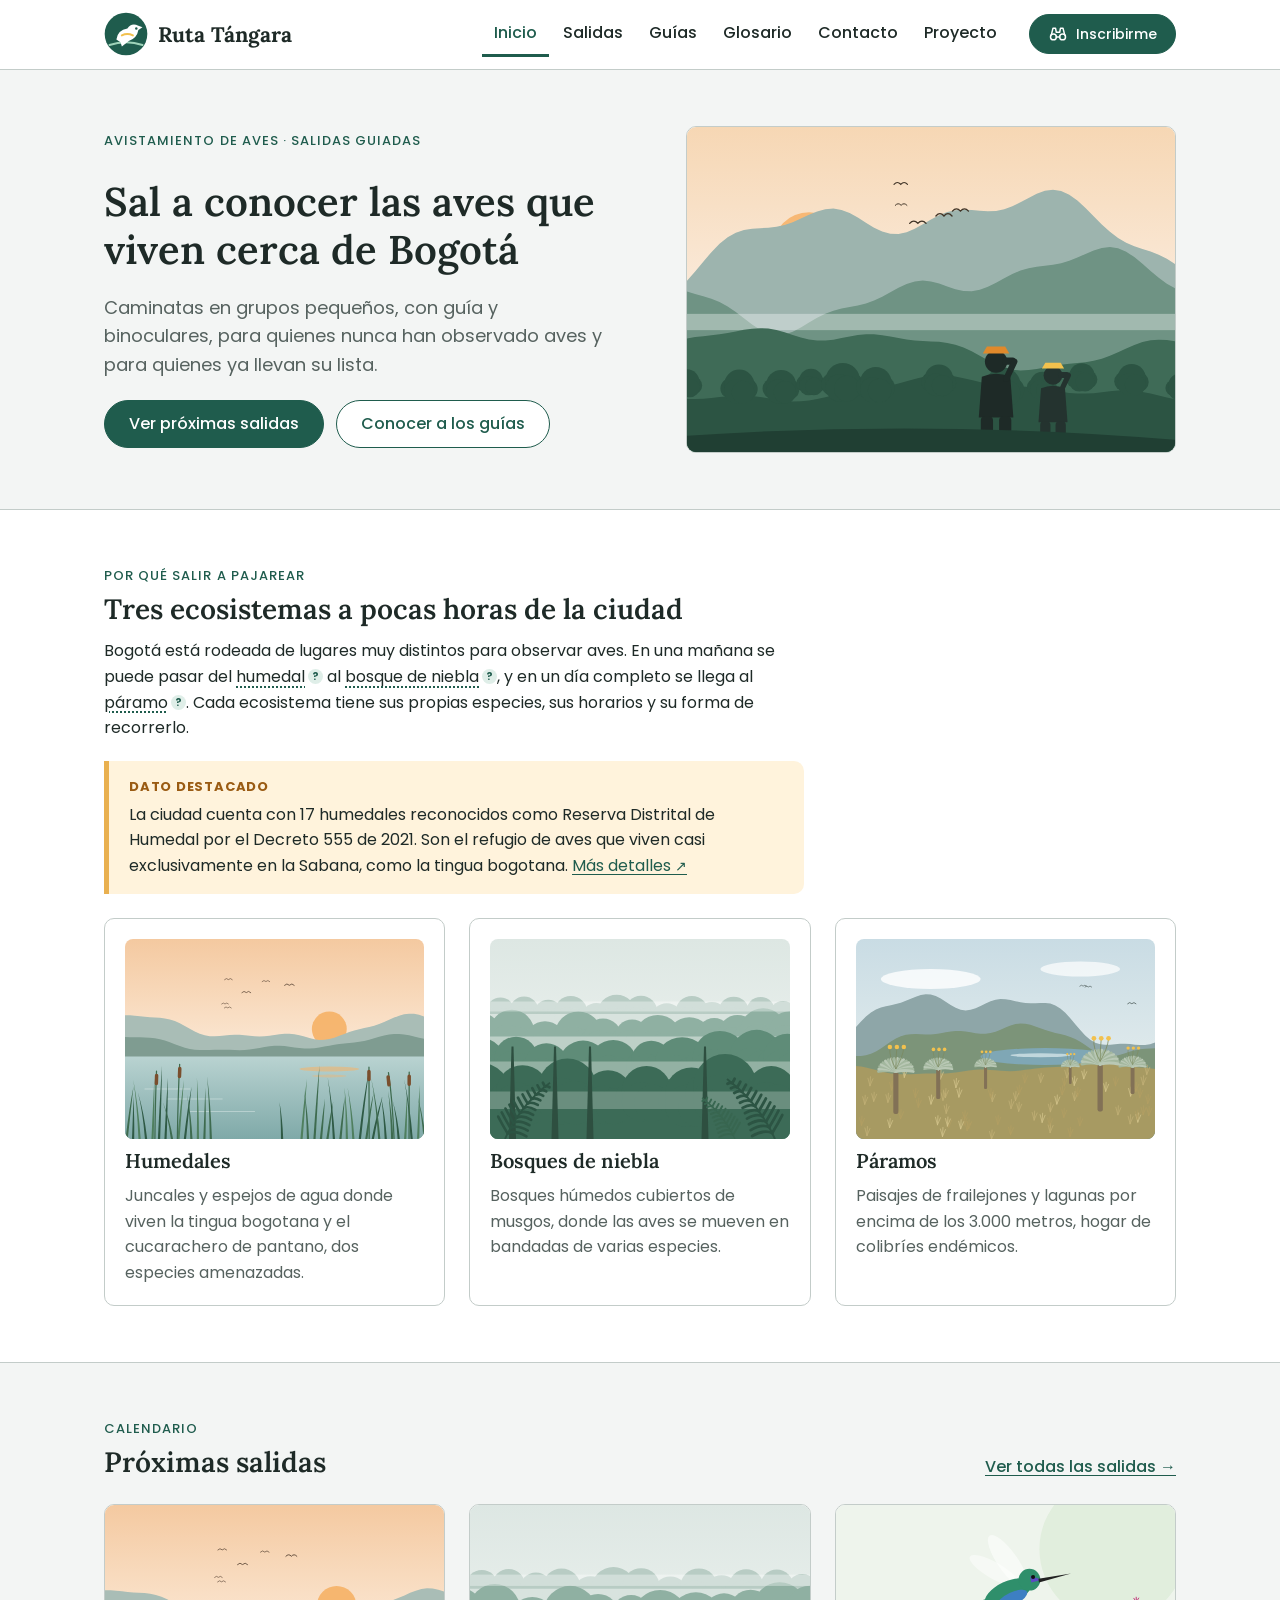
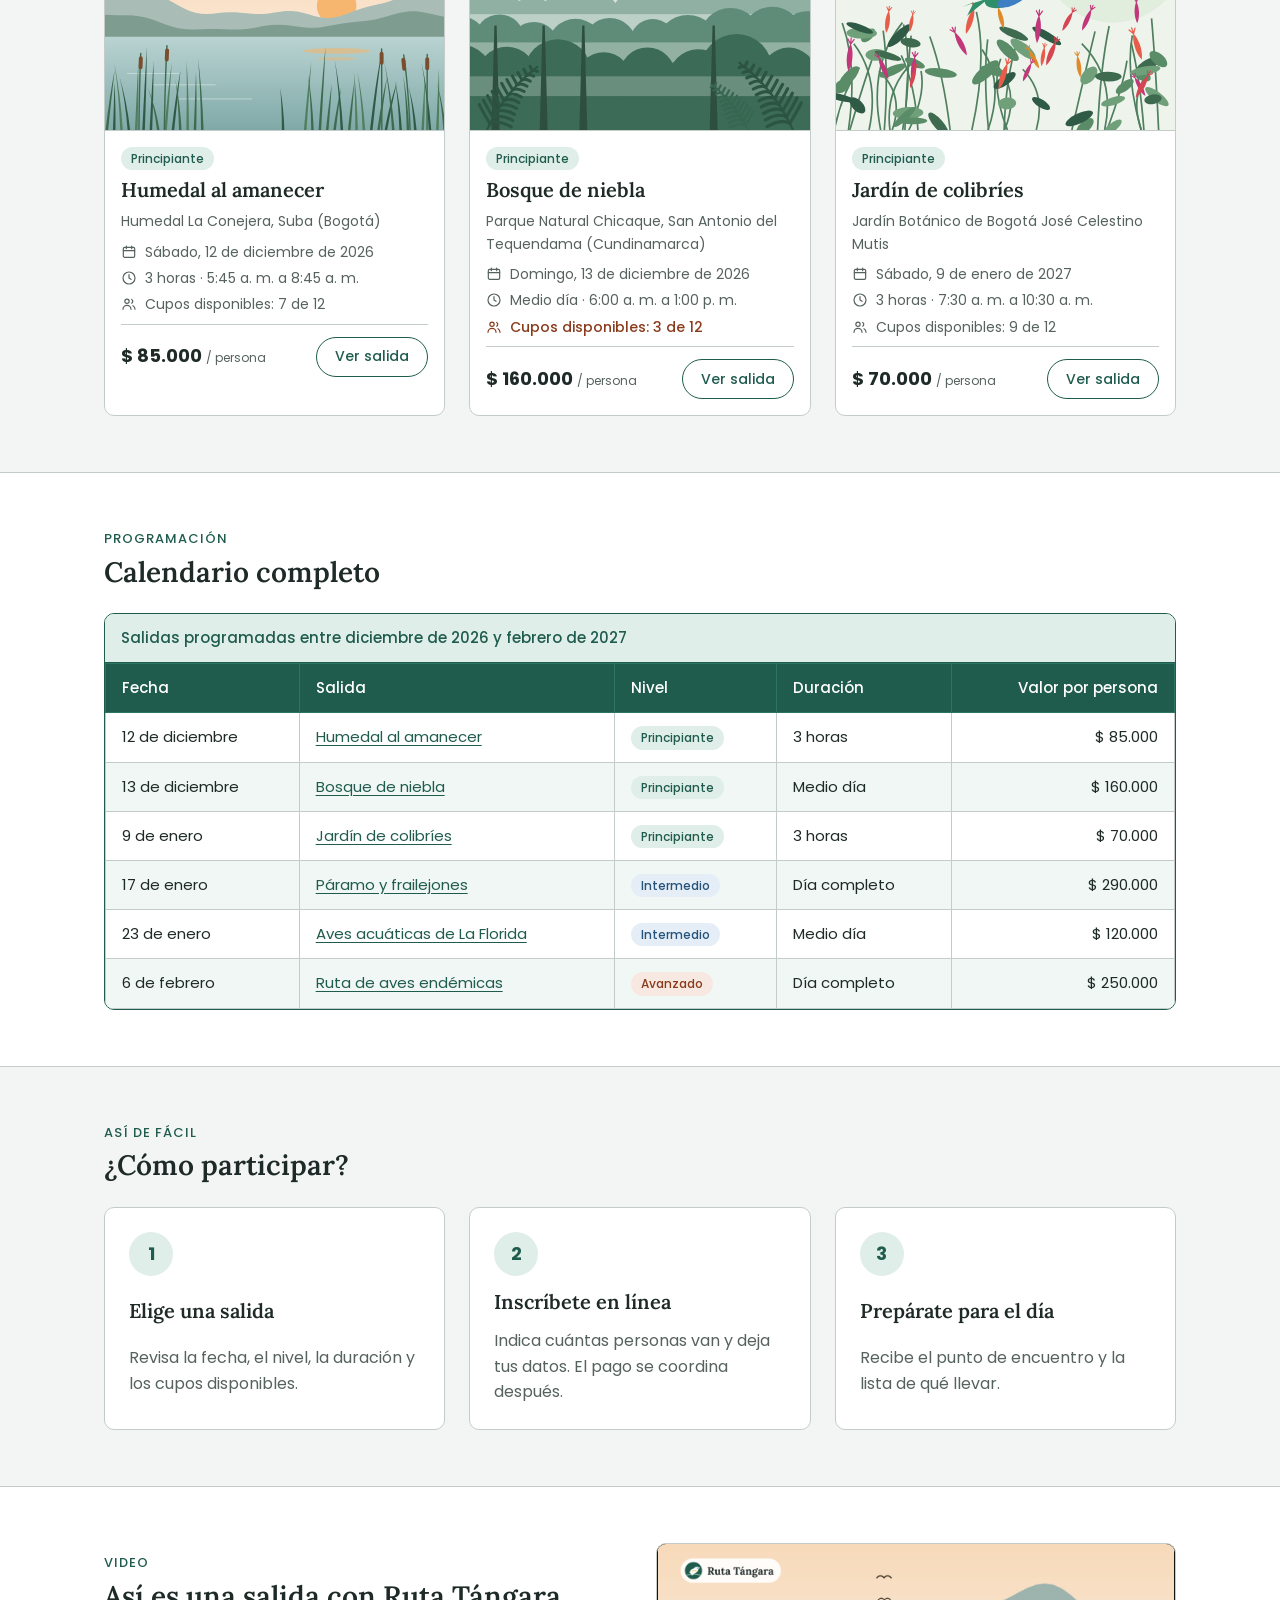
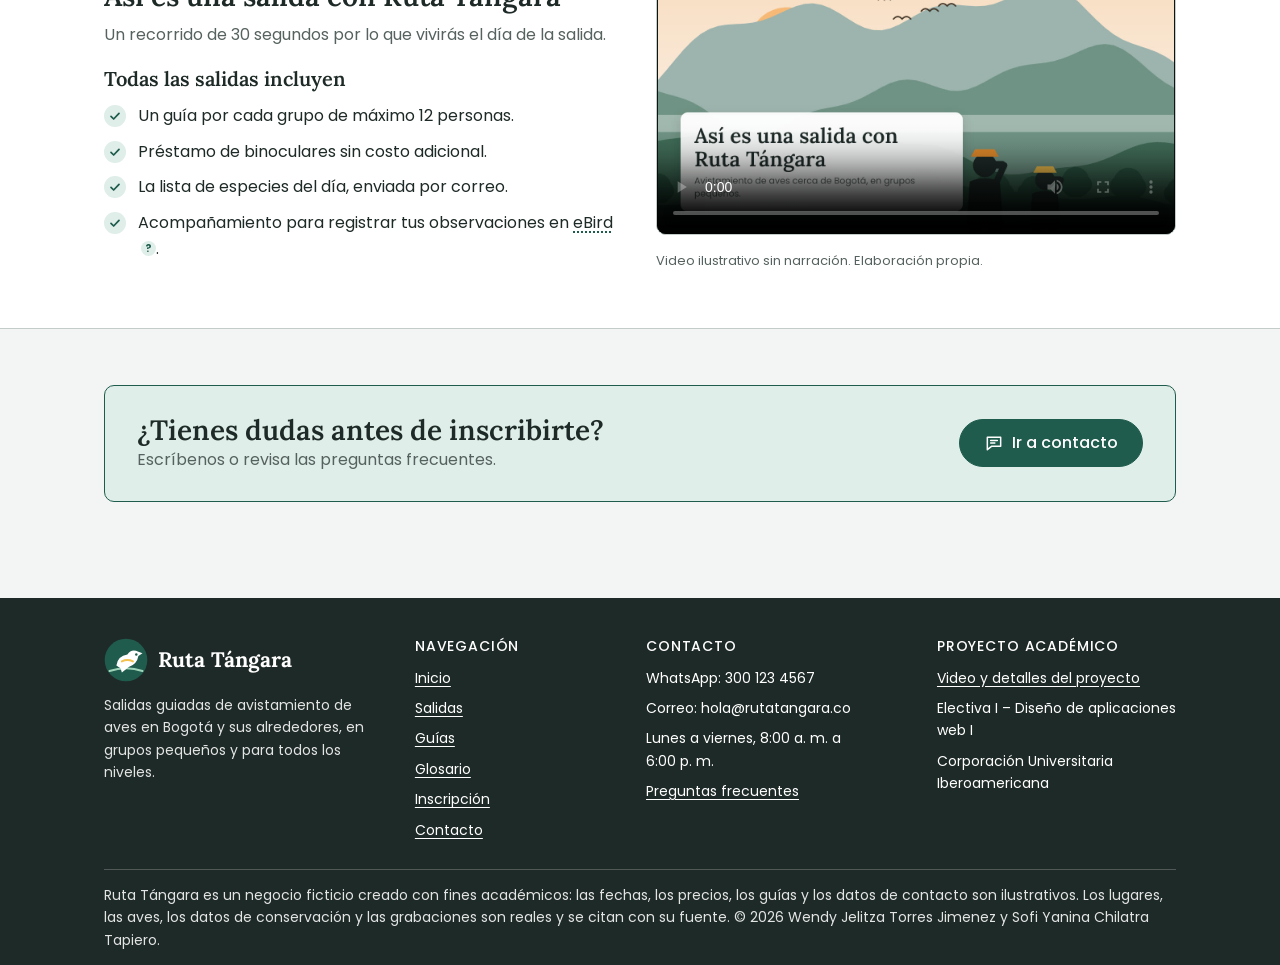
<file: index.html>
<!DOCTYPE html>
<html lang="es">
<head>
<meta charset="utf-8">
<meta name="viewport" content="width=device-width, initial-scale=1">
<title>Ruta Tángara · Salidas de avistamiento de aves cerca de Bogotá</title>
<meta name="description" content="Salidas guiadas de avistamiento de aves en humedales, bosques de niebla y páramos cercanos a Bogotá.">
<meta name="theme-color" content="#1F5C4D">
<link rel="icon" href="img/favicon.svg" type="image/svg+xml">
<link rel="stylesheet" href="css/estilos.css">
</head>
<body>
<svg width="0" height="0" style="position:absolute" aria-hidden="true" focusable="false">
  <symbol id="i-bino" viewBox="0 0 24 24"><circle cx="6.5" cy="15.5" r="3.5"/><circle cx="17.5" cy="15.5" r="3.5"/><path d="M10 15.5h4M4 13l2-8h3l1 5M20 13l-2-8h-3l-1 5M10 10h4"/></symbol>
  <symbol id="i-cal" viewBox="0 0 24 24"><rect x="3.5" y="5" width="17" height="15" rx="2"/><path d="M3.5 10h17M8 3v4M16 3v4"/></symbol>
  <symbol id="i-clock" viewBox="0 0 24 24"><circle cx="12" cy="12" r="9"/><path d="M12 7v5l3 2"/></symbol>
  <symbol id="i-pin" viewBox="0 0 24 24"><path d="M12 21s7-6.2 7-11a7 7 0 0 0-14 0c0 4.8 7 11 7 11z"/><circle cx="12" cy="10" r="2.5"/></symbol>
  <symbol id="i-users" viewBox="0 0 24 24"><circle cx="9" cy="8" r="3.2"/><path d="M3 20c0-3.3 2.7-6 6-6s6 2.7 6 6"/><path d="M16 5.2a3.2 3.2 0 0 1 0 5.6M18 14.5c1.8.9 3 2.9 3 5.5"/></symbol>
  <symbol id="i-mail" viewBox="0 0 24 24"><rect x="3" y="5" width="18" height="14" rx="2"/><path d="M3 7l9 6 9-6"/></symbol>
  <symbol id="i-chat" viewBox="0 0 24 24"><path d="M4 5h16v11H9l-5 4V5z"/><path d="M8 9h8M8 12h5"/></symbol>
  <symbol id="i-check" viewBox="0 0 24 24"><path d="M5 12.5l4.5 4.5L19 7.5"/></symbol>
  <symbol id="i-leaf" viewBox="0 0 24 24"><path d="M5 19c0-8 5-13 15-14-1 10-6 15-14 15"/><path d="M5 19c3-5 6-8 10-10"/></symbol>
  <symbol id="i-shield" viewBox="0 0 24 24"><path d="M12 3l8 3v6c0 4.5-3.2 7.8-8 9-4.8-1.2-8-4.5-8-9V6l8-3z"/><path d="M8.5 12l2.5 2.5 4.5-5"/></symbol>
  <symbol id="i-info" viewBox="0 0 24 24"><circle cx="12" cy="12" r="9"/><path d="M12 11v6M12 7.5v.5"/></symbol>
  <symbol id="i-copy" viewBox="0 0 24 24"><rect x="8" y="8" width="12" height="12" rx="2"/><path d="M16 8V6a2 2 0 0 0-2-2H6a2 2 0 0 0-2 2v8a2 2 0 0 0 2 2h2"/></symbol>
  <symbol id="i-menu" viewBox="0 0 24 24"><path d="M4 7h16M4 12h16M4 17h16"/></symbol>
  <symbol id="i-play" viewBox="0 0 24 24"><circle cx="12" cy="12" r="9"/><path d="M10 8.5l5 3.5-5 3.5z"/></symbol>
</svg>
<a class="saltar" href="#contenido">Saltar al contenido</a>

<header class="site-head">
  <div class="wrap">
    <a class="brand" href="index.html" aria-label="Ruta Tángara, ir al inicio">
      <img src="img/logo.svg" alt="" width="44" height="44"><span>Ruta Tángara</span>
    </a>
    <button type="button" class="menu-btn" aria-expanded="false" aria-controls="menu-principal"><svg class="ic" aria-hidden="true"><use href="#i-menu"/></svg>Menú</button>
    <nav class="main-nav" id="menu-principal" aria-label="Navegación principal">
      <ul><li><a href="index.html" aria-current="page">Inicio</a></li><li><a href="salidas.html">Salidas</a></li><li><a href="guias.html">Guías</a></li><li><a href="glosario.html">Glosario</a></li><li><a href="contacto.html">Contacto</a></li><li><a href="proyecto.html">Proyecto</a></li><li class="solo-movil"><a href="inscripcion.html">Inscribirme</a></li></ul>
    </nav>
    <a class="btn primary small head-inscribirme" href="inscripcion.html"><svg class="ic" aria-hidden="true"><use href="#i-bino"/></svg>Inscribirme</a>
  </div>
</header>

<main id="contenido">

<section class="block hero">
  <div class="wrap grid2">
    <div class="copy">
      <span class="eyebrow">Avistamiento de aves · Salidas guiadas</span>
      <h1>Sal a conocer las aves que viven cerca de Bogotá</h1>
      <p>Caminatas en grupos pequeños, con guía y binoculares, para quienes nunca han observado aves y para quienes ya llevan su lista.</p>
      <div class="actions">
        <a class="btn primary" href="salidas.html">Ver próximas salidas</a>
        <a class="btn ghost" href="guias.html">Conocer a los guías</a>
      </div>
    </div>
    <img class="ilustracion" src="img/escenas/inicio.svg" width="1200" height="800"
      alt="Ilustración de dos personas que observan aves con binoculares frente a los cerros de Bogotá">
  </div>
</section>

<section class="block band">
  <div class="wrap">
    <div class="texto">
      <span class="eyebrow">Por qué salir a pajarear</span>
      <h2>Tres ecosistemas a pocas horas de la ciudad</h2>
      <p>Bogotá está rodeada de lugares muy distintos para observar aves. En una mañana se puede pasar del <a class="termino" href="glosario.html#humedal">humedal</a> al <a class="termino" href="glosario.html#bosque-de-niebla">bosque de niebla</a>, y en un día completo se llega al <a class="termino" href="glosario.html#paramo">páramo</a>. Cada ecosistema tiene sus propias especies, sus horarios y su forma de recorrerlo.</p>
      <div class="destacado"><strong>Dato destacado</strong>La ciudad cuenta con 17 humedales reconocidos como Reserva Distrital de Humedal por el Decreto 555 de 2021. Son el refugio de aves que viven casi exclusivamente en la Sabana, como la tingua bogotana. <a class="ext" href="https://es.wikipedia.org/wiki/Humedales_de_Bogot%C3%A1" target="_blank" rel="noopener">Más detalles</a></div>
    </div>
    <div class="ecos">
      <article class="card">
        <img src="img/escenas/humedal.svg" alt="Ilustración de un humedal con juncos al amanecer" loading="lazy" width="1200" height="800">
        <h3>Humedales</h3>
        <p class="muted">Juncales y espejos de agua donde viven la tingua bogotana y el cucarachero de pantano, dos especies amenazadas.</p>
      </article>
      <article class="card">
        <img src="img/escenas/bosque.svg" alt="Ilustración de un bosque de niebla" loading="lazy" width="1200" height="800">
        <h3>Bosques de niebla</h3>
        <p class="muted">Bosques húmedos cubiertos de musgos, donde las aves se mueven en bandadas de varias especies.</p>
      </article>
      <article class="card">
        <img src="img/escenas/paramo.svg" alt="Ilustración de un páramo con frailejones" loading="lazy" width="1200" height="800">
        <h3>Páramos</h3>
        <p class="muted">Paisajes de frailejones y lagunas por encima de los 3.000 metros, hogar de colibríes endémicos.</p>
      </article>
    </div>
  </div>
</section>

<section class="block">
  <div class="wrap">
    <div class="head-row">
      <div><span class="eyebrow">Calendario</span><h2>Próximas salidas</h2></div>
      <a class="link" href="salidas.html">Ver todas las salidas →</a>
    </div>
    <div class="grid3" id="proximas"></div>
  </div>
</section>

<section class="block band">
  <div class="wrap">
    <div class="head-row"><div><span class="eyebrow">Programación</span><h2>Calendario completo</h2></div></div>
    <div class="tabla-wrap">
      <table class="tabla" id="calendario">
        <caption>Salidas programadas entre diciembre de 2026 y febrero de 2027</caption>
        <thead><tr><th scope="col">Fecha</th><th scope="col">Salida</th><th scope="col">Nivel</th><th scope="col">Duración</th><th scope="col" class="num">Valor por persona</th></tr></thead>
        <tbody></tbody>
      </table>
    </div>
  </div>
</section>

<section class="block">
  <div class="wrap">
    <div class="head-row"><div><span class="eyebrow">Así de fácil</span><h2>¿Cómo participar?</h2></div></div>
    <ol class="pasos grandes">
      <li><h3>Elige una salida</h3><p class="muted">Revisa la fecha, el nivel, la duración y los cupos disponibles.</p></li>
      <li><h3>Inscríbete en línea</h3><p class="muted">Indica cuántas personas van y deja tus datos. El pago se coordina después.</p></li>
      <li><h3>Prepárate para el día</h3><p class="muted">Recibe el punto de encuentro y la lista de qué llevar.</p></li>
    </ol>
  </div>
</section>

<section class="block band">
  <div class="wrap media">
    <div>
      <span class="eyebrow">Video</span>
      <h2>Así es una salida con Ruta Tángara</h2>
      <p class="muted" style="margin-top:8px">Un recorrido de 30 segundos por lo que vivirás el día de la salida.</p>
      <h3 style="margin-top:20px">Todas las salidas incluyen</h3>
      <ul class="check">
        <li>Un guía por cada grupo de máximo 12 personas.</li>
        <li>Préstamo de binoculares sin costo adicional.</li>
        <li>La lista de especies del día, enviada por correo.</li>
        <li>Acompañamiento para registrar tus observaciones en <a class="termino" href="glosario.html#lista">eBird</a>.</li>
      </ul>
    </div>
    <figure>
      <video class="video" controls preload="metadata" poster="media/asi-es-una-salida.jpg">
        <source src="media/asi-es-una-salida.mp4" type="video/mp4">
        Tu navegador no puede reproducir este video.
      </video>
      <figcaption>Video ilustrativo sin narración. Elaboración propia.</figcaption>
    </figure>
  </div>
</section>

<section class="block">
  <div class="wrap">
    <div class="cta">
      <div><h2>¿Tienes dudas antes de inscribirte?</h2><p>Escríbenos o revisa las preguntas frecuentes.</p></div>
      <a class="btn primary" href="contacto.html"><svg class="ic" aria-hidden="true"><use href="#i-chat"/></svg>Ir a contacto</a>
    </div>
  </div>
</section>

</main>

<footer class="site-foot">
  <div class="wrap">
    <div class="cols">
      <div>
        <a class="brand" href="index.html"><img src="img/logo.svg" alt="" width="44" height="44"><span>Ruta Tángara</span></a>
        <p>Salidas guiadas de avistamiento de aves en Bogotá y sus alrededores, en grupos pequeños y para todos los niveles.</p>
      </div>
      <div>
        <h2>Navegación</h2>
        <ul>
          <li><a href="index.html">Inicio</a></li>
          <li><a href="salidas.html">Salidas</a></li>
          <li><a href="guias.html">Guías</a></li>
          <li><a href="glosario.html">Glosario</a></li>
          <li><a href="inscripcion.html">Inscripción</a></li>
          <li><a href="contacto.html">Contacto</a></li>
        </ul>
      </div>
      <div>
        <h2>Contacto</h2>
        <ul>
          <li>WhatsApp: 300 123 4567</li>
          <li>Correo: hola@rutatangara.co</li>
          <li>Lunes a viernes, 8:00 a. m. a 6:00 p. m.</li>
          <li><a href="contacto.html#preguntas">Preguntas frecuentes</a></li>
        </ul>
      </div>
      <div>
        <h2>Proyecto académico</h2>
        <ul>
          <li><a href="proyecto.html">Video y detalles del proyecto</a></li>
          <li>Electiva I – Diseño de aplicaciones web I</li>
          <li>Corporación Universitaria Iberoamericana</li>
        </ul>
      </div>
    </div>
    <p class="legal">Ruta Tángara es un negocio ficticio creado con fines académicos: las fechas, los precios, los guías y los datos de contacto son ilustrativos. Los lugares, las aves, los datos de conservación y las grabaciones son reales y se citan con su fuente. © <span id="anio">2026</span> Wendy Jelitza Torres Jimenez y Sofi Yanina Chilatra Tapiero.</p>
  </div>
</footer>

<script src="js/datos.js"></script>
<script src="js/app.js"></script>
</body>
</html>
</file>
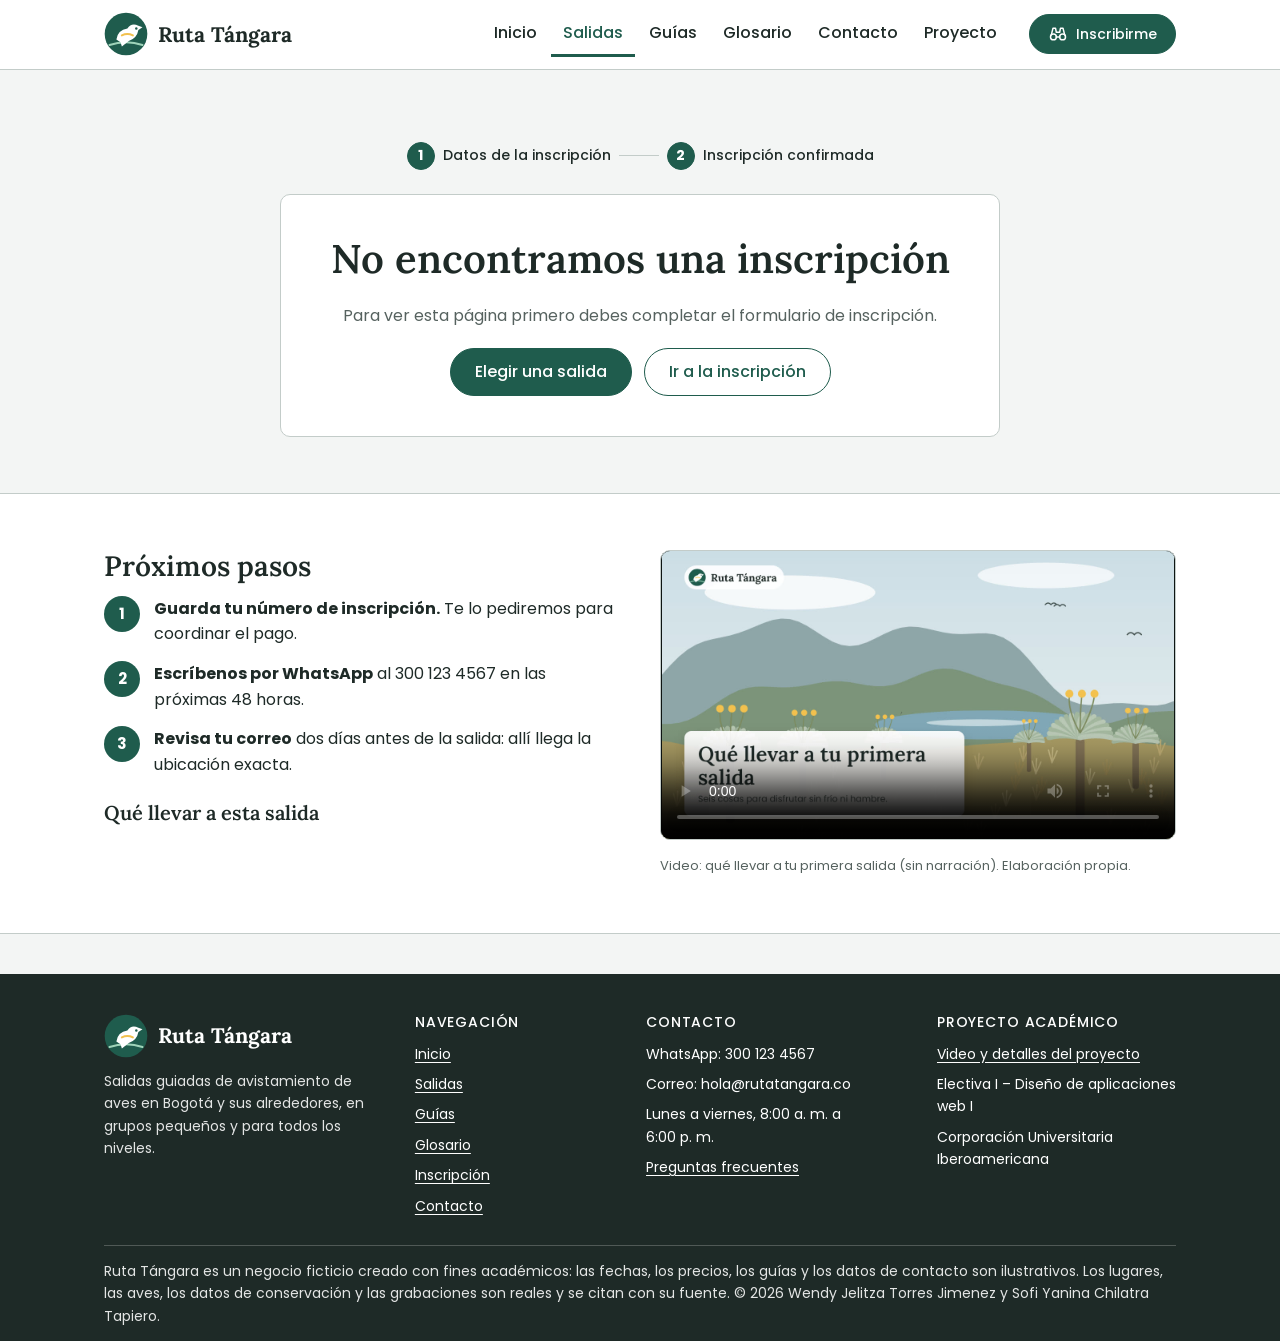
<file: confirmacion.html>
<!DOCTYPE html>
<html lang="es">
<head>
<meta charset="utf-8">
<meta name="viewport" content="width=device-width, initial-scale=1">
<title>Inscripción confirmada · Ruta Tángara</title>
<meta name="description" content="Confirmación de la inscripción a una salida de Ruta Tángara.">
<meta name="theme-color" content="#1F5C4D">
<link rel="icon" href="img/favicon.svg" type="image/svg+xml">
<link rel="stylesheet" href="css/estilos.css">
</head>
<body>
<svg width="0" height="0" style="position:absolute" aria-hidden="true" focusable="false">
  <symbol id="i-bino" viewBox="0 0 24 24"><circle cx="6.5" cy="15.5" r="3.5"/><circle cx="17.5" cy="15.5" r="3.5"/><path d="M10 15.5h4M4 13l2-8h3l1 5M20 13l-2-8h-3l-1 5M10 10h4"/></symbol>
  <symbol id="i-cal" viewBox="0 0 24 24"><rect x="3.5" y="5" width="17" height="15" rx="2"/><path d="M3.5 10h17M8 3v4M16 3v4"/></symbol>
  <symbol id="i-clock" viewBox="0 0 24 24"><circle cx="12" cy="12" r="9"/><path d="M12 7v5l3 2"/></symbol>
  <symbol id="i-pin" viewBox="0 0 24 24"><path d="M12 21s7-6.2 7-11a7 7 0 0 0-14 0c0 4.8 7 11 7 11z"/><circle cx="12" cy="10" r="2.5"/></symbol>
  <symbol id="i-users" viewBox="0 0 24 24"><circle cx="9" cy="8" r="3.2"/><path d="M3 20c0-3.3 2.7-6 6-6s6 2.7 6 6"/><path d="M16 5.2a3.2 3.2 0 0 1 0 5.6M18 14.5c1.8.9 3 2.9 3 5.5"/></symbol>
  <symbol id="i-mail" viewBox="0 0 24 24"><rect x="3" y="5" width="18" height="14" rx="2"/><path d="M3 7l9 6 9-6"/></symbol>
  <symbol id="i-chat" viewBox="0 0 24 24"><path d="M4 5h16v11H9l-5 4V5z"/><path d="M8 9h8M8 12h5"/></symbol>
  <symbol id="i-check" viewBox="0 0 24 24"><path d="M5 12.5l4.5 4.5L19 7.5"/></symbol>
  <symbol id="i-leaf" viewBox="0 0 24 24"><path d="M5 19c0-8 5-13 15-14-1 10-6 15-14 15"/><path d="M5 19c3-5 6-8 10-10"/></symbol>
  <symbol id="i-shield" viewBox="0 0 24 24"><path d="M12 3l8 3v6c0 4.5-3.2 7.8-8 9-4.8-1.2-8-4.5-8-9V6l8-3z"/><path d="M8.5 12l2.5 2.5 4.5-5"/></symbol>
  <symbol id="i-info" viewBox="0 0 24 24"><circle cx="12" cy="12" r="9"/><path d="M12 11v6M12 7.5v.5"/></symbol>
  <symbol id="i-copy" viewBox="0 0 24 24"><rect x="8" y="8" width="12" height="12" rx="2"/><path d="M16 8V6a2 2 0 0 0-2-2H6a2 2 0 0 0-2 2v8a2 2 0 0 0 2 2h2"/></symbol>
  <symbol id="i-menu" viewBox="0 0 24 24"><path d="M4 7h16M4 12h16M4 17h16"/></symbol>
  <symbol id="i-play" viewBox="0 0 24 24"><circle cx="12" cy="12" r="9"/><path d="M10 8.5l5 3.5-5 3.5z"/></symbol>
</svg>
<a class="saltar" href="#contenido">Saltar al contenido</a>

<header class="site-head">
  <div class="wrap">
    <a class="brand" href="index.html" aria-label="Ruta Tángara, ir al inicio">
      <img src="img/logo.svg" alt="" width="44" height="44"><span>Ruta Tángara</span>
    </a>
    <button type="button" class="menu-btn" aria-expanded="false" aria-controls="menu-principal"><svg class="ic" aria-hidden="true"><use href="#i-menu"/></svg>Menú</button>
    <nav class="main-nav" id="menu-principal" aria-label="Navegación principal">
      <ul><li><a href="index.html">Inicio</a></li><li><a href="salidas.html" aria-current="page">Salidas</a></li><li><a href="guias.html">Guías</a></li><li><a href="glosario.html">Glosario</a></li><li><a href="contacto.html">Contacto</a></li><li><a href="proyecto.html">Proyecto</a></li><li class="solo-movil"><a href="inscripcion.html">Inscribirme</a></li></ul>
    </nav>
    <a class="btn primary small head-inscribirme" href="inscripcion.html"><svg class="ic" aria-hidden="true"><use href="#i-bino"/></svg>Inscribirme</a>
  </div>
</header>

<main id="contenido">

<section class="block">
  <div class="wrap">
    <ol class="progress" style="justify-content:center" aria-label="Pasos de la inscripción"><li class="on"><b>1</b>Datos de la inscripción</li><li class="on" aria-current="step"><b>2</b>Inscripción confirmada</li></ol>

    <div class="card done" id="sin-datos" hidden>
      <h1>No encontramos una inscripción</h1>
      <p class="muted">Para ver esta página primero debes completar el formulario de inscripción.</p>
      <div class="actions"><a class="btn primary" href="salidas.html">Elegir una salida</a><a class="btn ghost" href="inscripcion.html">Ir a la inscripción</a></div>
    </div>

    <div class="card done" id="confirmacion">
      <div class="check"><svg class="ic" aria-hidden="true"><use href="#i-check"/></svg></div>
      <h1>¡Ya tienes tu cupo!</h1>
      <p>Tu número de inscripción es</p>
      <span class="codigo"><span id="codigo-texto">RT-0000-0000</span><button type="button" class="copiar" id="codigo-btn" data-copiar=""><svg class="ic" aria-hidden="true"><use href="#i-copy"/></svg>Copiar</button></span>
      <p class="muted" id="saludo"></p>
      <img id="c-imagen" class="ilustracion" src="img/escenas/humedal.svg" alt="" width="1200" height="800" style="max-width:420px">
      <div class="tabla-wrap">
        <table class="tabla" id="tabla-confirmacion">
          <caption>Resumen de tu inscripción</caption>
          <tbody></tbody>
          <tfoot><tr><th scope="row" style="background:var(--accent-soft);color:var(--ink)">Total a pagar</th><td id="c-total" class="num"></td></tr></tfoot>
        </table>
      </div>
      <div class="actions">
        <a class="btn primary" href="index.html">Volver al inicio</a>
        <a class="btn ghost" href="salidas.html">Ver más salidas</a>
      </div>
      <p class="nota"><svg class="ic" aria-hidden="true"><use href="#i-info"/></svg>Proyecto académico: esta inscripción no se envió a ningún servidor.</p>
    </div>
  </div>
</section>

<section class="block band">
  <div class="wrap grid2" style="align-items:start">
    <div class="texto">
      <h2>Próximos pasos</h2>
      <ol class="pasos">
        <li><div><strong>Guarda tu número de inscripción.</strong> Te lo pediremos para coordinar el pago.</div></li>
        <li><div><strong>Escríbenos por WhatsApp</strong> al 300 123 4567 en las próximas 48 horas.</div></li>
        <li><div><strong>Revisa tu correo</strong> dos días antes de la salida: allí llega la ubicación exacta.</div></li>
      </ol>
      <h3>Qué llevar a esta salida</h3>
      <ul class="check" id="c-llevar"></ul>
    </div>
    <figure>
      <video class="video" controls preload="metadata" poster="media/que-llevar.jpg">
        <source src="media/que-llevar.mp4" type="video/mp4">
        Tu navegador no puede reproducir este video.
      </video>
      <figcaption>Video: qué llevar a tu primera salida (sin narración). Elaboración propia.</figcaption>
    </figure>
  </div>
</section>

</main>

<footer class="site-foot">
  <div class="wrap">
    <div class="cols">
      <div>
        <a class="brand" href="index.html"><img src="img/logo.svg" alt="" width="44" height="44"><span>Ruta Tángara</span></a>
        <p>Salidas guiadas de avistamiento de aves en Bogotá y sus alrededores, en grupos pequeños y para todos los niveles.</p>
      </div>
      <div>
        <h2>Navegación</h2>
        <ul>
          <li><a href="index.html">Inicio</a></li>
          <li><a href="salidas.html">Salidas</a></li>
          <li><a href="guias.html">Guías</a></li>
          <li><a href="glosario.html">Glosario</a></li>
          <li><a href="inscripcion.html">Inscripción</a></li>
          <li><a href="contacto.html">Contacto</a></li>
        </ul>
      </div>
      <div>
        <h2>Contacto</h2>
        <ul>
          <li>WhatsApp: 300 123 4567</li>
          <li>Correo: hola@rutatangara.co</li>
          <li>Lunes a viernes, 8:00 a. m. a 6:00 p. m.</li>
          <li><a href="contacto.html#preguntas">Preguntas frecuentes</a></li>
        </ul>
      </div>
      <div>
        <h2>Proyecto académico</h2>
        <ul>
          <li><a href="proyecto.html">Video y detalles del proyecto</a></li>
          <li>Electiva I – Diseño de aplicaciones web I</li>
          <li>Corporación Universitaria Iberoamericana</li>
        </ul>
      </div>
    </div>
    <p class="legal">Ruta Tángara es un negocio ficticio creado con fines académicos: las fechas, los precios, los guías y los datos de contacto son ilustrativos. Los lugares, las aves, los datos de conservación y las grabaciones son reales y se citan con su fuente. © <span id="anio">2026</span> Wendy Jelitza Torres Jimenez y Sofi Yanina Chilatra Tapiero.</p>
  </div>
</footer>

<script src="js/datos.js"></script>
<script src="js/app.js"></script>
</body>
</html>
</file>
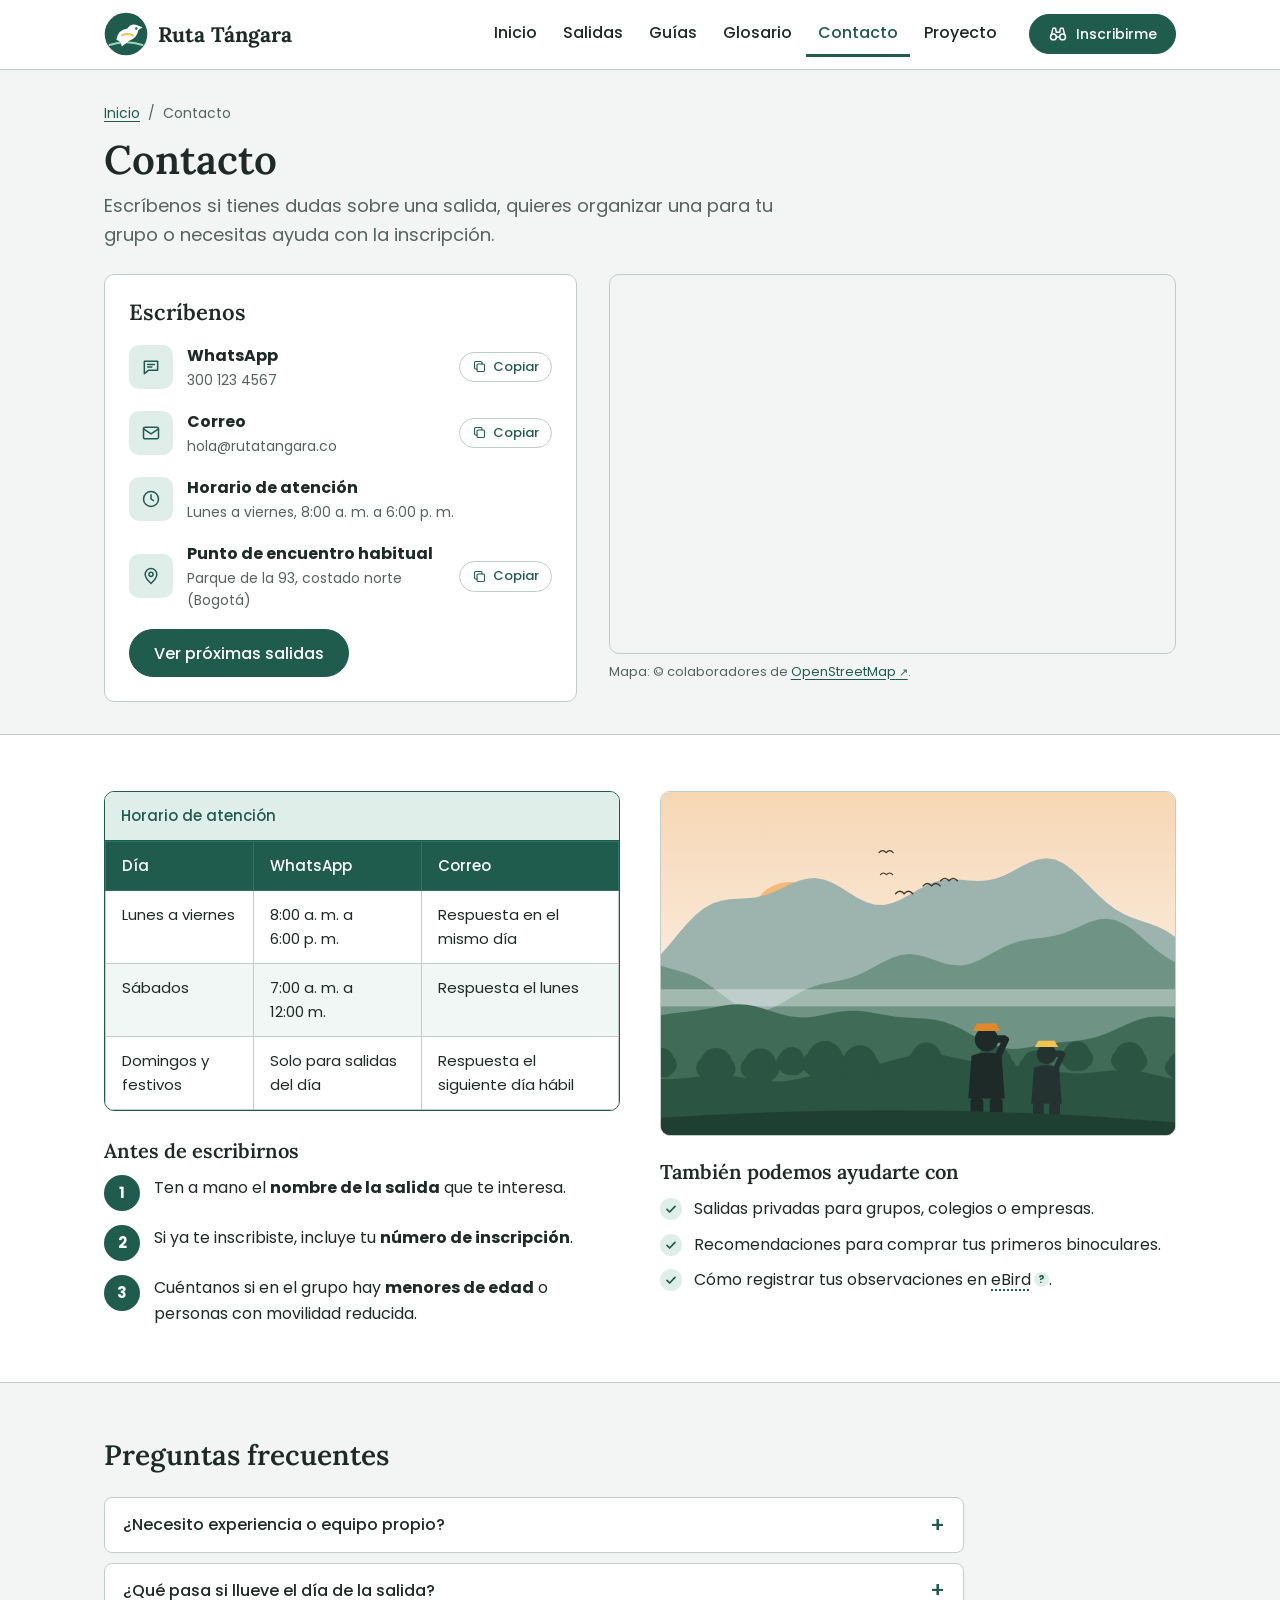
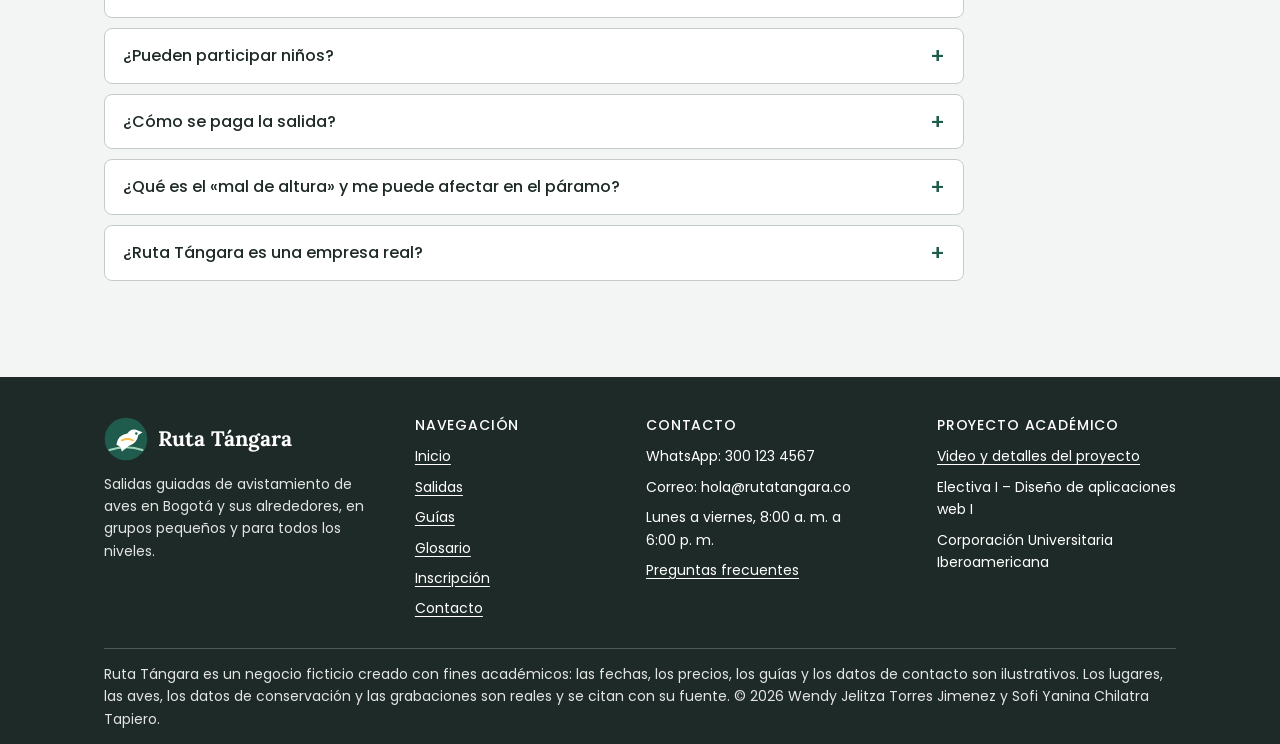
<file: contacto.html>
<!DOCTYPE html>
<html lang="es">
<head>
<meta charset="utf-8">
<meta name="viewport" content="width=device-width, initial-scale=1">
<title>Contacto · Ruta Tángara</title>
<meta name="description" content="Canales de contacto, horario de atención, punto de encuentro y preguntas frecuentes.">
<meta name="theme-color" content="#1F5C4D">
<link rel="icon" href="img/favicon.svg" type="image/svg+xml">
<link rel="stylesheet" href="css/estilos.css">
</head>
<body>
<svg width="0" height="0" style="position:absolute" aria-hidden="true" focusable="false">
  <symbol id="i-bino" viewBox="0 0 24 24"><circle cx="6.5" cy="15.5" r="3.5"/><circle cx="17.5" cy="15.5" r="3.5"/><path d="M10 15.5h4M4 13l2-8h3l1 5M20 13l-2-8h-3l-1 5M10 10h4"/></symbol>
  <symbol id="i-cal" viewBox="0 0 24 24"><rect x="3.5" y="5" width="17" height="15" rx="2"/><path d="M3.5 10h17M8 3v4M16 3v4"/></symbol>
  <symbol id="i-clock" viewBox="0 0 24 24"><circle cx="12" cy="12" r="9"/><path d="M12 7v5l3 2"/></symbol>
  <symbol id="i-pin" viewBox="0 0 24 24"><path d="M12 21s7-6.2 7-11a7 7 0 0 0-14 0c0 4.8 7 11 7 11z"/><circle cx="12" cy="10" r="2.5"/></symbol>
  <symbol id="i-users" viewBox="0 0 24 24"><circle cx="9" cy="8" r="3.2"/><path d="M3 20c0-3.3 2.7-6 6-6s6 2.7 6 6"/><path d="M16 5.2a3.2 3.2 0 0 1 0 5.6M18 14.5c1.8.9 3 2.9 3 5.5"/></symbol>
  <symbol id="i-mail" viewBox="0 0 24 24"><rect x="3" y="5" width="18" height="14" rx="2"/><path d="M3 7l9 6 9-6"/></symbol>
  <symbol id="i-chat" viewBox="0 0 24 24"><path d="M4 5h16v11H9l-5 4V5z"/><path d="M8 9h8M8 12h5"/></symbol>
  <symbol id="i-check" viewBox="0 0 24 24"><path d="M5 12.5l4.5 4.5L19 7.5"/></symbol>
  <symbol id="i-leaf" viewBox="0 0 24 24"><path d="M5 19c0-8 5-13 15-14-1 10-6 15-14 15"/><path d="M5 19c3-5 6-8 10-10"/></symbol>
  <symbol id="i-shield" viewBox="0 0 24 24"><path d="M12 3l8 3v6c0 4.5-3.2 7.8-8 9-4.8-1.2-8-4.5-8-9V6l8-3z"/><path d="M8.5 12l2.5 2.5 4.5-5"/></symbol>
  <symbol id="i-info" viewBox="0 0 24 24"><circle cx="12" cy="12" r="9"/><path d="M12 11v6M12 7.5v.5"/></symbol>
  <symbol id="i-copy" viewBox="0 0 24 24"><rect x="8" y="8" width="12" height="12" rx="2"/><path d="M16 8V6a2 2 0 0 0-2-2H6a2 2 0 0 0-2 2v8a2 2 0 0 0 2 2h2"/></symbol>
  <symbol id="i-menu" viewBox="0 0 24 24"><path d="M4 7h16M4 12h16M4 17h16"/></symbol>
  <symbol id="i-play" viewBox="0 0 24 24"><circle cx="12" cy="12" r="9"/><path d="M10 8.5l5 3.5-5 3.5z"/></symbol>
</svg>
<a class="saltar" href="#contenido">Saltar al contenido</a>

<header class="site-head">
  <div class="wrap">
    <a class="brand" href="index.html" aria-label="Ruta Tángara, ir al inicio">
      <img src="img/logo.svg" alt="" width="44" height="44"><span>Ruta Tángara</span>
    </a>
    <button type="button" class="menu-btn" aria-expanded="false" aria-controls="menu-principal"><svg class="ic" aria-hidden="true"><use href="#i-menu"/></svg>Menú</button>
    <nav class="main-nav" id="menu-principal" aria-label="Navegación principal">
      <ul><li><a href="index.html">Inicio</a></li><li><a href="salidas.html">Salidas</a></li><li><a href="guias.html">Guías</a></li><li><a href="glosario.html">Glosario</a></li><li><a href="contacto.html" aria-current="page">Contacto</a></li><li><a href="proyecto.html">Proyecto</a></li><li class="solo-movil"><a href="inscripcion.html">Inscribirme</a></li></ul>
    </nav>
    <a class="btn primary small head-inscribirme" href="inscripcion.html"><svg class="ic" aria-hidden="true"><use href="#i-bino"/></svg>Inscribirme</a>
  </div>
</header>

<main id="contenido">

<section class="block tight">
  <div class="wrap">
    <nav class="crumbs" aria-label="Ubicación"><ol><li><a href="index.html">Inicio</a></li><li aria-current="page">Contacto</li></ol></nav>
    <h1 style="margin-top:12px">Contacto</h1>
    <p class="lead" style="margin-top:8px">Escríbenos si tienes dudas sobre una salida, quieres organizar una para tu grupo o necesitas ayuda con la inscripción.</p>
    <div class="contact">
      <div class="card panel">
        <h2 style="font-size:22px">Escríbenos</h2>
        <div class="chan"><div class="badge-ic"><svg class="ic" aria-hidden="true"><use href="#i-chat"/></svg></div><div><strong>WhatsApp</strong><small>300 123 4567</small></div><button type="button" class="copiar" data-copiar="3001234567"><svg class="ic" aria-hidden="true"><use href="#i-copy"/></svg>Copiar</button></div>
        <div class="chan"><div class="badge-ic"><svg class="ic" aria-hidden="true"><use href="#i-mail"/></svg></div><div><strong>Correo</strong><small>hola@rutatangara.co</small></div><button type="button" class="copiar" data-copiar="hola@rutatangara.co"><svg class="ic" aria-hidden="true"><use href="#i-copy"/></svg>Copiar</button></div>
        <div class="chan"><div class="badge-ic"><svg class="ic" aria-hidden="true"><use href="#i-clock"/></svg></div><div><strong>Horario de atención</strong><small>Lunes a viernes, 8:00 a. m. a 6:00 p. m.</small></div></div>
        <div class="chan"><div class="badge-ic"><svg class="ic" aria-hidden="true"><use href="#i-pin"/></svg></div><div><strong>Punto de encuentro habitual</strong><small>Parque de la 93, costado norte (Bogotá)</small></div><button type="button" class="copiar" data-copiar="Parque de la 93, costado norte, Bogotá"><svg class="ic" aria-hidden="true"><use href="#i-copy"/></svg>Copiar</button></div>
        <a class="btn primary" href="salidas.html" style="justify-self:start">Ver próximas salidas</a>
      </div>
      <figure style="display:grid">
        <iframe class="mapa" title="Mapa del Parque de la 93 en Bogotá" loading="lazy"
          src="https://www.openstreetmap.org/export/embed.html?bbox=-74.0536%2C4.6729%2C-74.0436%2C4.6809&amp;layer=mapnik&amp;marker=4.6769%2C-74.0486"></iframe>
        <figcaption>Mapa: © colaboradores de <a class="ext" href="https://www.openstreetmap.org/?mlat=4.6769&amp;mlon=-74.0486#map=17/4.6769/-74.0486" target="_blank" rel="noopener">OpenStreetMap</a>.</figcaption>
      </figure>
    </div>
  </div>
</section>

<section class="block band">
  <div class="wrap grid2" style="align-items:start">
    <div>
      <div class="tabla-wrap">
        <table class="tabla">
          <caption>Horario de atención</caption>
          <thead><tr><th scope="col">Día</th><th scope="col">WhatsApp</th><th scope="col">Correo</th></tr></thead>
          <tbody>
            <tr><td>Lunes a viernes</td><td>8:00 a. m. a 6:00 p. m.</td><td>Respuesta en el mismo día</td></tr>
            <tr><td>Sábados</td><td>7:00 a. m. a 12:00 m.</td><td>Respuesta el lunes</td></tr>
            <tr><td>Domingos y festivos</td><td>Solo para salidas del día</td><td>Respuesta el siguiente día hábil</td></tr>
          </tbody>
        </table>
      </div>
      <h3 style="margin-top:28px">Antes de escribirnos</h3>
      <ol class="pasos">
        <li><div>Ten a mano el <strong>nombre de la salida</strong> que te interesa.</div></li>
        <li><div>Si ya te inscribiste, incluye tu <strong>número de inscripción</strong>.</div></li>
        <li><div>Cuéntanos si en el grupo hay <strong>menores de edad</strong> o personas con movilidad reducida.</div></li>
      </ol>
    </div>
    <div>
      <img class="ilustracion" src="img/escenas/inicio.svg" alt="Ilustración de dos personas que observan aves con binoculares" width="1200" height="800" loading="lazy">
      <h3 style="margin-top:24px">También podemos ayudarte con</h3>
      <ul class="check">
        <li>Salidas privadas para grupos, colegios o empresas.</li>
        <li>Recomendaciones para comprar tus primeros binoculares.</li>
        <li>Cómo registrar tus observaciones en <a class="termino" href="glosario.html#lista">eBird</a>.</li>
      </ul>
    </div>
  </div>
</section>

<section class="block" id="preguntas">
  <div class="wrap">
    <div class="head-row"><h2>Preguntas frecuentes</h2></div>
    <div class="faq">
      <details><summary>¿Necesito experiencia o equipo propio?</summary><div><p>No. Las salidas de nivel principiante están pensadas para quienes nunca han observado aves, y prestamos binoculares sin costo. Solo para la ruta avanzada recomendamos llevar los tuyos.</p></div></details>
      <details><summary>¿Qué pasa si llueve el día de la salida?</summary><div><p>Una llovizna no detiene la salida: muchas aves siguen activas. Si se pronostica lluvia fuerte, te avisamos el día anterior y puedes reprogramar o recibir la devolución completa.</p></div></details>
      <details><summary>¿Pueden participar niños?</summary><div><p>Sí, desde los 8 años y acompañados por un adulto. Recomendamos el Jardín de colibríes o el Humedal al amanecer porque son recorridos cortos y planos.</p></div></details>
      <details><summary>¿Cómo se paga la salida?</summary><div><p>Después de inscribirte, escríbenos por WhatsApp con tu número de inscripción. Te enviaremos los datos para hacer una transferencia en las 48 horas siguientes.</p></div></details>
      <details><summary>¿Qué es el «mal de altura» y me puede afectar en el páramo?</summary><div><p>Es el malestar que algunas personas sienten al subir a gran altitud, con síntomas como dolor de cabeza o cansancio. Bogotá ya está a unos 2.600 metros, por lo que la mayoría de los participantes se adapta bien. Camina despacio, toma agua y avisa al guía si te sientes mal.</p></div></details>
      <details><summary>¿Ruta Tángara es una empresa real?</summary><div><p>No. Es un negocio ficticio creado para un proyecto universitario. Puedes conocer el proyecto y ver el video de su creación en la página <a href="proyecto.html">Proyecto</a>.</p></div></details>
    </div>
  </div>
</section>

</main>

<footer class="site-foot">
  <div class="wrap">
    <div class="cols">
      <div>
        <a class="brand" href="index.html"><img src="img/logo.svg" alt="" width="44" height="44"><span>Ruta Tángara</span></a>
        <p>Salidas guiadas de avistamiento de aves en Bogotá y sus alrededores, en grupos pequeños y para todos los niveles.</p>
      </div>
      <div>
        <h2>Navegación</h2>
        <ul>
          <li><a href="index.html">Inicio</a></li>
          <li><a href="salidas.html">Salidas</a></li>
          <li><a href="guias.html">Guías</a></li>
          <li><a href="glosario.html">Glosario</a></li>
          <li><a href="inscripcion.html">Inscripción</a></li>
          <li><a href="contacto.html">Contacto</a></li>
        </ul>
      </div>
      <div>
        <h2>Contacto</h2>
        <ul>
          <li>WhatsApp: 300 123 4567</li>
          <li>Correo: hola@rutatangara.co</li>
          <li>Lunes a viernes, 8:00 a. m. a 6:00 p. m.</li>
          <li><a href="contacto.html#preguntas">Preguntas frecuentes</a></li>
        </ul>
      </div>
      <div>
        <h2>Proyecto académico</h2>
        <ul>
          <li><a href="proyecto.html">Video y detalles del proyecto</a></li>
          <li>Electiva I – Diseño de aplicaciones web I</li>
          <li>Corporación Universitaria Iberoamericana</li>
        </ul>
      </div>
    </div>
    <p class="legal">Ruta Tángara es un negocio ficticio creado con fines académicos: las fechas, los precios, los guías y los datos de contacto son ilustrativos. Los lugares, las aves, los datos de conservación y las grabaciones son reales y se citan con su fuente. © <span id="anio">2026</span> Wendy Jelitza Torres Jimenez y Sofi Yanina Chilatra Tapiero.</p>
  </div>
</footer>

<script src="js/datos.js"></script>
<script src="js/app.js"></script>
</body>
</html>
</file>
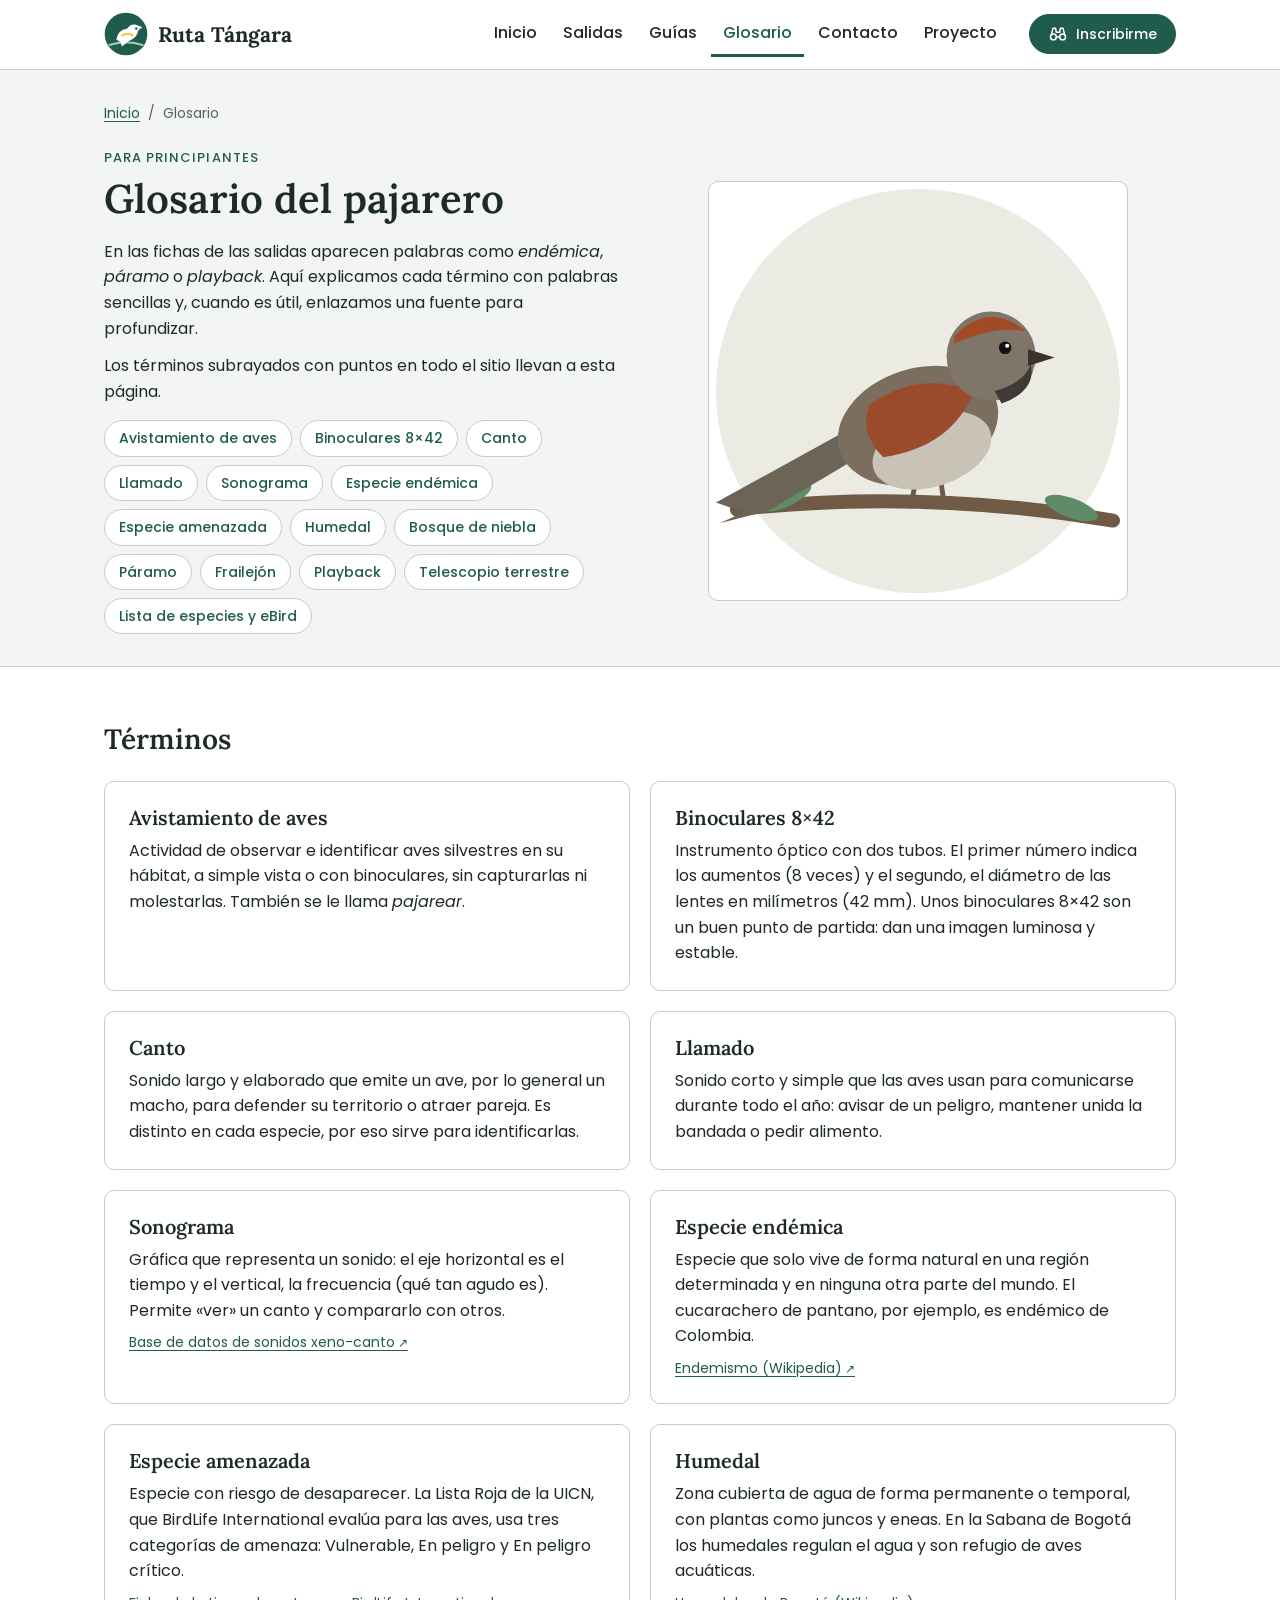
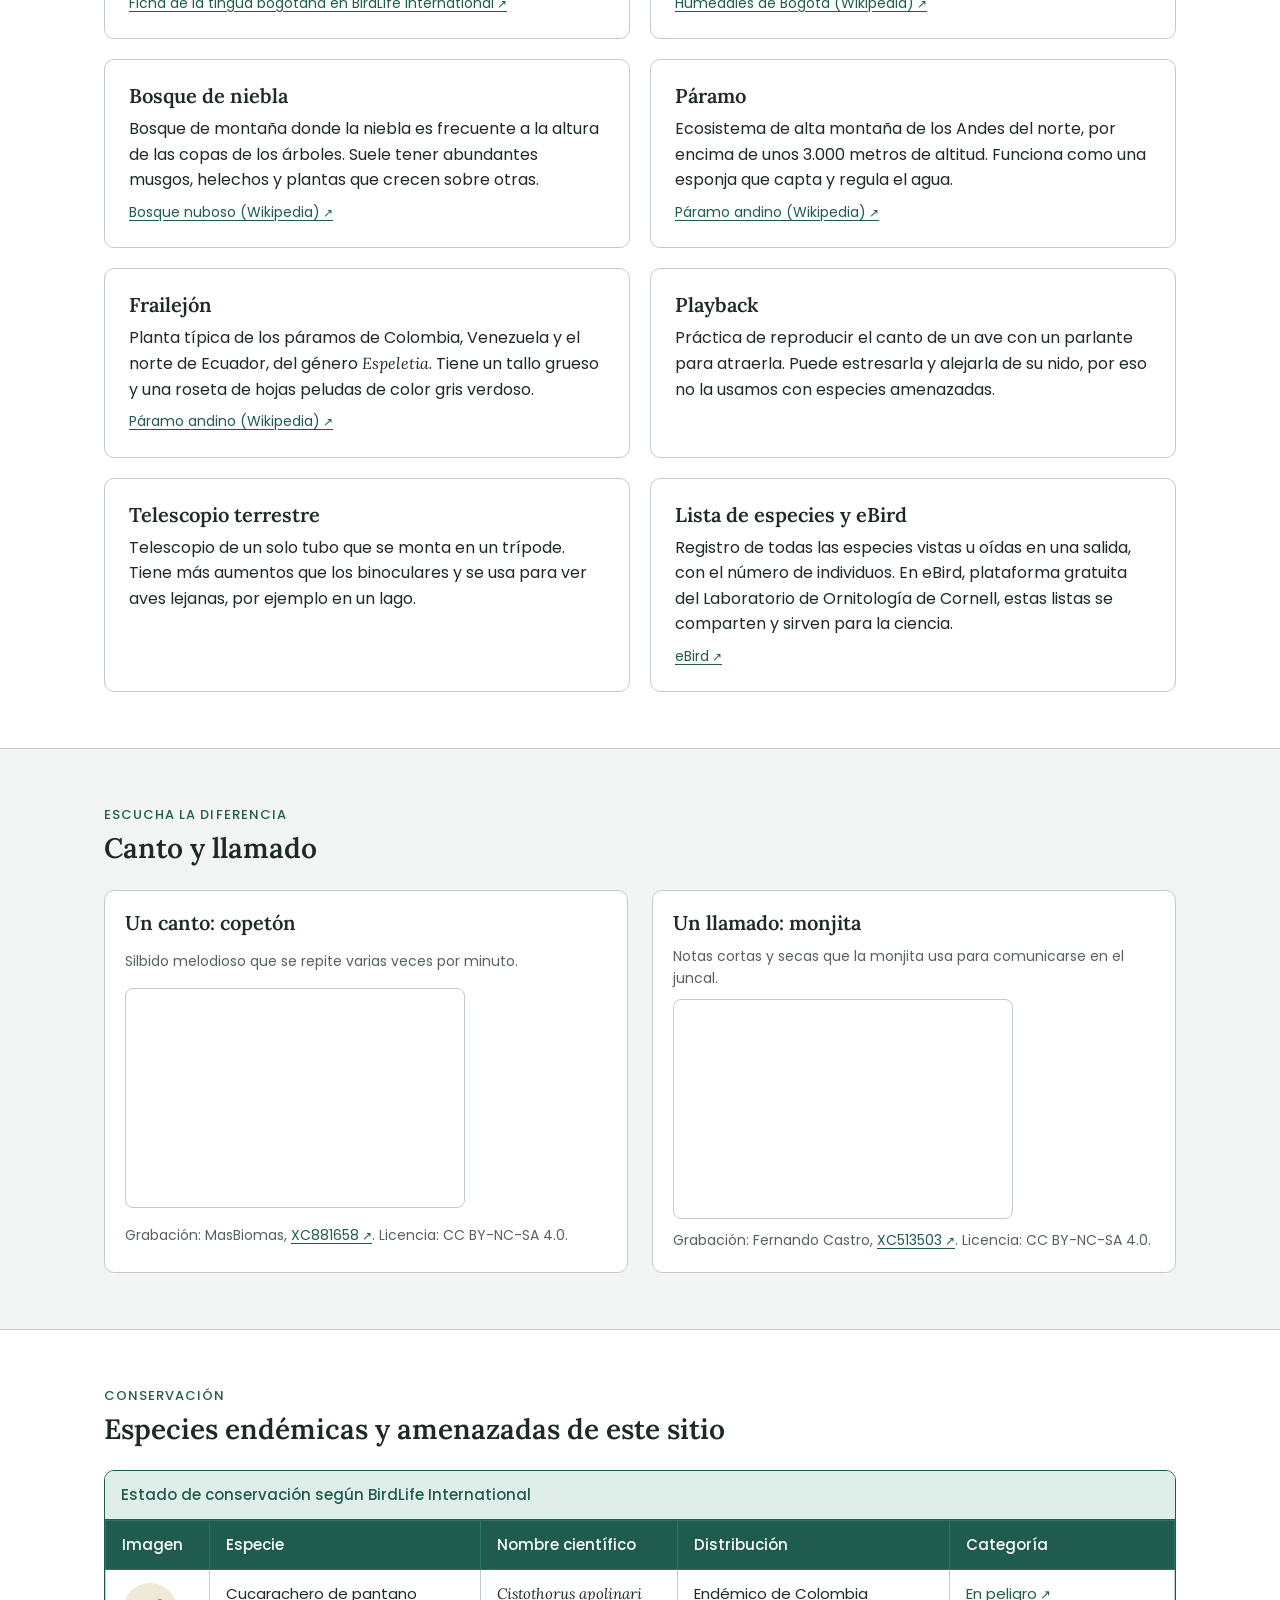
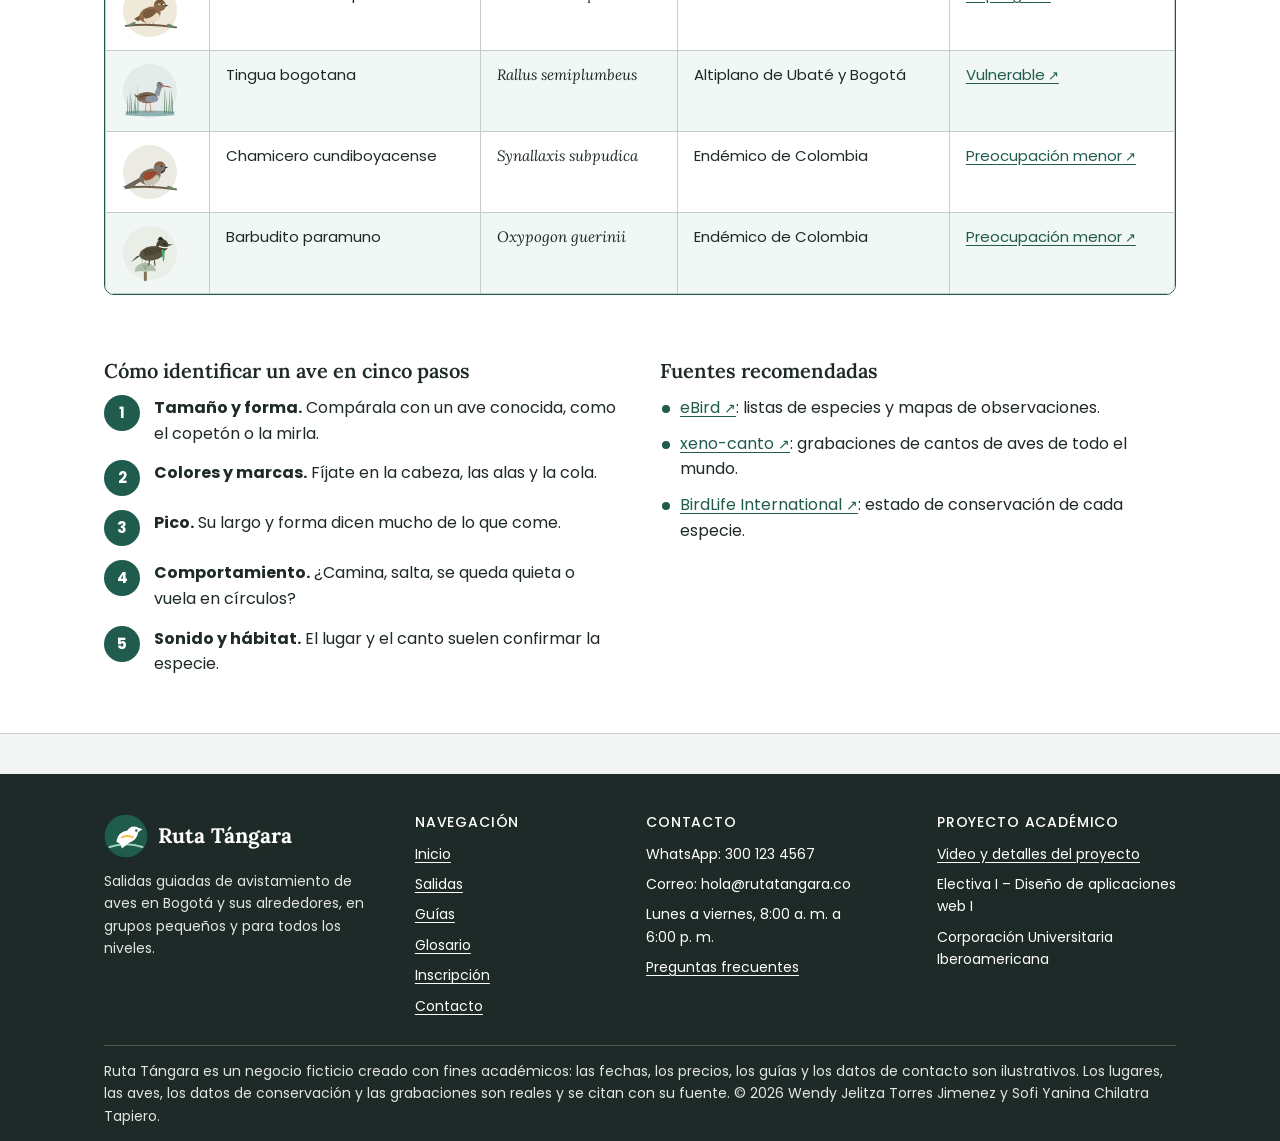
<file: glosario.html>
<!DOCTYPE html>
<html lang="es">
<head>
<meta charset="utf-8">
<meta name="viewport" content="width=device-width, initial-scale=1">
<title>Glosario · Ruta Tángara</title>
<meta name="description" content="Glosario de términos de avistamiento de aves explicados con palabras sencillas.">
<meta name="theme-color" content="#1F5C4D">
<link rel="icon" href="img/favicon.svg" type="image/svg+xml">
<link rel="stylesheet" href="css/estilos.css">
</head>
<body>
<svg width="0" height="0" style="position:absolute" aria-hidden="true" focusable="false">
  <symbol id="i-bino" viewBox="0 0 24 24"><circle cx="6.5" cy="15.5" r="3.5"/><circle cx="17.5" cy="15.5" r="3.5"/><path d="M10 15.5h4M4 13l2-8h3l1 5M20 13l-2-8h-3l-1 5M10 10h4"/></symbol>
  <symbol id="i-cal" viewBox="0 0 24 24"><rect x="3.5" y="5" width="17" height="15" rx="2"/><path d="M3.5 10h17M8 3v4M16 3v4"/></symbol>
  <symbol id="i-clock" viewBox="0 0 24 24"><circle cx="12" cy="12" r="9"/><path d="M12 7v5l3 2"/></symbol>
  <symbol id="i-pin" viewBox="0 0 24 24"><path d="M12 21s7-6.2 7-11a7 7 0 0 0-14 0c0 4.8 7 11 7 11z"/><circle cx="12" cy="10" r="2.5"/></symbol>
  <symbol id="i-users" viewBox="0 0 24 24"><circle cx="9" cy="8" r="3.2"/><path d="M3 20c0-3.3 2.7-6 6-6s6 2.7 6 6"/><path d="M16 5.2a3.2 3.2 0 0 1 0 5.6M18 14.5c1.8.9 3 2.9 3 5.5"/></symbol>
  <symbol id="i-mail" viewBox="0 0 24 24"><rect x="3" y="5" width="18" height="14" rx="2"/><path d="M3 7l9 6 9-6"/></symbol>
  <symbol id="i-chat" viewBox="0 0 24 24"><path d="M4 5h16v11H9l-5 4V5z"/><path d="M8 9h8M8 12h5"/></symbol>
  <symbol id="i-check" viewBox="0 0 24 24"><path d="M5 12.5l4.5 4.5L19 7.5"/></symbol>
  <symbol id="i-leaf" viewBox="0 0 24 24"><path d="M5 19c0-8 5-13 15-14-1 10-6 15-14 15"/><path d="M5 19c3-5 6-8 10-10"/></symbol>
  <symbol id="i-shield" viewBox="0 0 24 24"><path d="M12 3l8 3v6c0 4.5-3.2 7.8-8 9-4.8-1.2-8-4.5-8-9V6l8-3z"/><path d="M8.5 12l2.5 2.5 4.5-5"/></symbol>
  <symbol id="i-info" viewBox="0 0 24 24"><circle cx="12" cy="12" r="9"/><path d="M12 11v6M12 7.5v.5"/></symbol>
  <symbol id="i-copy" viewBox="0 0 24 24"><rect x="8" y="8" width="12" height="12" rx="2"/><path d="M16 8V6a2 2 0 0 0-2-2H6a2 2 0 0 0-2 2v8a2 2 0 0 0 2 2h2"/></symbol>
  <symbol id="i-menu" viewBox="0 0 24 24"><path d="M4 7h16M4 12h16M4 17h16"/></symbol>
  <symbol id="i-play" viewBox="0 0 24 24"><circle cx="12" cy="12" r="9"/><path d="M10 8.5l5 3.5-5 3.5z"/></symbol>
</svg>
<a class="saltar" href="#contenido">Saltar al contenido</a>

<header class="site-head">
  <div class="wrap">
    <a class="brand" href="index.html" aria-label="Ruta Tángara, ir al inicio">
      <img src="img/logo.svg" alt="" width="44" height="44"><span>Ruta Tángara</span>
    </a>
    <button type="button" class="menu-btn" aria-expanded="false" aria-controls="menu-principal"><svg class="ic" aria-hidden="true"><use href="#i-menu"/></svg>Menú</button>
    <nav class="main-nav" id="menu-principal" aria-label="Navegación principal">
      <ul><li><a href="index.html">Inicio</a></li><li><a href="salidas.html">Salidas</a></li><li><a href="guias.html">Guías</a></li><li><a href="glosario.html" aria-current="page">Glosario</a></li><li><a href="contacto.html">Contacto</a></li><li><a href="proyecto.html">Proyecto</a></li><li class="solo-movil"><a href="inscripcion.html">Inscribirme</a></li></ul>
    </nav>
    <a class="btn primary small head-inscribirme" href="inscripcion.html"><svg class="ic" aria-hidden="true"><use href="#i-bino"/></svg>Inscribirme</a>
  </div>
</header>

<main id="contenido">

<section class="block tight">
  <div class="wrap">
    <nav class="crumbs" aria-label="Ubicación"><ol><li><a href="index.html">Inicio</a></li><li aria-current="page">Glosario</li></ol></nav>
    <div class="grid2" style="margin-top:24px">
      <div class="texto">
        <span class="eyebrow">Para principiantes</span>
        <h1>Glosario del pajarero</h1>
        <p style="margin-top:16px">En las fichas de las salidas aparecen palabras como <em>endémica</em>, <em>páramo</em> o <em>playback</em>. Aquí explicamos cada término con palabras sencillas y, cuando es útil, enlazamos una fuente para profundizar.</p>
        <p>Los términos subrayados con puntos en todo el sitio llevan a esta página.</p>
        <ul class="indice" aria-label="Términos del glosario"><li><a href="#avistamiento">Avistamiento de aves</a></li><li><a href="#binoculares">Binoculares 8×42</a></li><li><a href="#canto">Canto</a></li><li><a href="#llamado">Llamado</a></li><li><a href="#sonograma">Sonograma</a></li><li><a href="#endemica">Especie endémica</a></li><li><a href="#amenazada">Especie amenazada</a></li><li><a href="#humedal">Humedal</a></li><li><a href="#bosque-de-niebla">Bosque de niebla</a></li><li><a href="#paramo">Páramo</a></li><li><a href="#frailejon">Frailejón</a></li><li><a href="#playback">Playback</a></li><li><a href="#telescopio">Telescopio terrestre</a></li><li><a href="#lista">Lista de especies y eBird</a></li></ul>
      </div>
      <img class="ilustracion" src="img/aves/chamicero.svg" alt="Ilustración de un chamicero cundiboyacense posado en una rama" width="600" height="600" style="max-width:420px;justify-self:center">
    </div>
  </div>
</section>

<section class="block band">
  <div class="wrap">
    <div class="head-row"><h2>Términos</h2></div>
    <div class="terminos"><article class="card termino-def" id="avistamiento"><h3>Avistamiento de aves</h3><p>Actividad de observar e identificar aves silvestres en su hábitat, a simple vista o con binoculares, sin capturarlas ni molestarlas. También se le llama <em>pajarear</em>.</p></article><article class="card termino-def" id="binoculares"><h3>Binoculares 8×42</h3><p>Instrumento óptico con dos tubos. El primer número indica los aumentos (8 veces) y el segundo, el diámetro de las lentes en milímetros (42 mm). Unos binoculares 8×42 son un buen punto de partida: dan una imagen luminosa y estable.</p></article><article class="card termino-def" id="canto"><h3>Canto</h3><p>Sonido largo y elaborado que emite un ave, por lo general un macho, para defender su territorio o atraer pareja. Es distinto en cada especie, por eso sirve para identificarlas.</p></article><article class="card termino-def" id="llamado"><h3>Llamado</h3><p>Sonido corto y simple que las aves usan para comunicarse durante todo el año: avisar de un peligro, mantener unida la bandada o pedir alimento.</p></article><article class="card termino-def" id="sonograma"><h3>Sonograma</h3><p>Gráfica que representa un sonido: el eje horizontal es el tiempo y el vertical, la frecuencia (qué tan agudo es). Permite «ver» un canto y compararlo con otros.</p><p class="small" style="margin-top:8px"><a class="ext" href="https://www.xeno-canto.org" target="_blank" rel="noopener">Base de datos de sonidos xeno-canto</a></p></article><article class="card termino-def" id="endemica"><h3>Especie endémica</h3><p>Especie que solo vive de forma natural en una región determinada y en ninguna otra parte del mundo. El cucarachero de pantano, por ejemplo, es endémico de Colombia.</p><p class="small" style="margin-top:8px"><a class="ext" href="https://es.wikipedia.org/wiki/Endemismo" target="_blank" rel="noopener">Endemismo (Wikipedia)</a></p></article><article class="card termino-def" id="amenazada"><h3>Especie amenazada</h3><p>Especie con riesgo de desaparecer. La Lista Roja de la UICN, que BirdLife International evalúa para las aves, usa tres categorías de amenaza: Vulnerable, En peligro y En peligro crítico.</p><p class="small" style="margin-top:8px"><a class="ext" href="https://datazone.birdlife.org/species/factsheet/bogota-rail-rallus-semiplumbeus" target="_blank" rel="noopener">Ficha de la tingua bogotana en BirdLife International</a></p></article><article class="card termino-def" id="humedal"><h3>Humedal</h3><p>Zona cubierta de agua de forma permanente o temporal, con plantas como juncos y eneas. En la Sabana de Bogotá los humedales regulan el agua y son refugio de aves acuáticas.</p><p class="small" style="margin-top:8px"><a class="ext" href="https://es.wikipedia.org/wiki/Humedales_de_Bogot%C3%A1" target="_blank" rel="noopener">Humedales de Bogotá (Wikipedia)</a></p></article><article class="card termino-def" id="bosque-de-niebla"><h3>Bosque de niebla</h3><p>Bosque de montaña donde la niebla es frecuente a la altura de las copas de los árboles. Suele tener abundantes musgos, helechos y plantas que crecen sobre otras.</p><p class="small" style="margin-top:8px"><a class="ext" href="https://es.wikipedia.org/wiki/Bosque_nuboso" target="_blank" rel="noopener">Bosque nuboso (Wikipedia)</a></p></article><article class="card termino-def" id="paramo"><h3>Páramo</h3><p>Ecosistema de alta montaña de los Andes del norte, por encima de unos 3.000 metros de altitud. Funciona como una esponja que capta y regula el agua.</p><p class="small" style="margin-top:8px"><a class="ext" href="https://es.wikipedia.org/wiki/P%C3%A1ramo_andino" target="_blank" rel="noopener">Páramo andino (Wikipedia)</a></p></article><article class="card termino-def" id="frailejon"><h3>Frailejón</h3><p>Planta típica de los páramos de Colombia, Venezuela y el norte de Ecuador, del género <i class="cientifico">Espeletia</i>. Tiene un tallo grueso y una roseta de hojas peludas de color gris verdoso.</p><p class="small" style="margin-top:8px"><a class="ext" href="https://es.wikipedia.org/wiki/P%C3%A1ramo_andino" target="_blank" rel="noopener">Páramo andino (Wikipedia)</a></p></article><article class="card termino-def" id="playback"><h3>Playback</h3><p>Práctica de reproducir el canto de un ave con un parlante para atraerla. Puede estresarla y alejarla de su nido, por eso no la usamos con especies amenazadas.</p></article><article class="card termino-def" id="telescopio"><h3>Telescopio terrestre</h3><p>Telescopio de un solo tubo que se monta en un trípode. Tiene más aumentos que los binoculares y se usa para ver aves lejanas, por ejemplo en un lago.</p></article><article class="card termino-def" id="lista"><h3>Lista de especies y eBird</h3><p>Registro de todas las especies vistas u oídas en una salida, con el número de individuos. En eBird, plataforma gratuita del Laboratorio de Ornitología de Cornell, estas listas se comparten y sirven para la ciencia.</p><p class="small" style="margin-top:8px"><a class="ext" href="https://ebird.org" target="_blank" rel="noopener">eBird</a></p></article></div>
  </div>
</section>

<section class="block">
  <div class="wrap">
    <div class="head-row"><div><span class="eyebrow">Escucha la diferencia</span><h2>Canto y llamado</h2></div></div>
    <div class="audios">
      <div class="card audio">
        <h3>Un canto: copetón</h3>
        <p class="small muted">Silbido melodioso que se repite varias veces por minuto.</p>
        <iframe src="https://www.xeno-canto.org/881658/embed" scrolling="no" loading="lazy" title="Canto del copetón en xeno-canto"></iframe>
        <p class="small muted">Grabación: MasBiomas, <a class="ext" href="https://www.xeno-canto.org/881658" target="_blank" rel="noopener">XC881658</a>. Licencia: CC BY-NC-SA 4.0.</p>
      </div>
      <div class="card audio">
        <h3>Un llamado: monjita</h3>
        <p class="small muted">Notas cortas y secas que la monjita usa para comunicarse en el juncal.</p>
        <iframe src="https://www.xeno-canto.org/513503/embed" scrolling="no" loading="lazy" title="Llamado de la monjita en xeno-canto"></iframe>
        <p class="small muted">Grabación: Fernando Castro, <a class="ext" href="https://www.xeno-canto.org/513503" target="_blank" rel="noopener">XC513503</a>. Licencia: CC BY-NC-SA 4.0.</p>
      </div>
    </div>
  </div>
</section>

<section class="block band">
  <div class="wrap">
    <div class="head-row"><div><span class="eyebrow">Conservación</span><h2>Especies endémicas y amenazadas de este sitio</h2></div></div>
    <div class="tabla-wrap">
      <table class="tabla">
        <caption>Estado de conservación según BirdLife International</caption>
        <thead><tr><th scope="col">Imagen</th><th scope="col">Especie</th><th scope="col">Nombre científico</th><th scope="col">Distribución</th><th scope="col">Categoría</th></tr></thead>
        <tbody>
          <tr><td class="mini"><img src="img/aves/cucarachero.svg" alt="" width="56" height="56"></td><td>Cucarachero de pantano</td><td><i class="cientifico">Cistothorus apolinari</i></td><td>Endémico de Colombia</td><td><a class="ext" href="https://datazone.birdlife.org/species/factsheet/apolinars-wren-cistothorus-apolinari" target="_blank" rel="noopener">En peligro</a></td></tr>
          <tr><td class="mini"><img src="img/aves/tingua.svg" alt="" width="56" height="56"></td><td>Tingua bogotana</td><td><i class="cientifico">Rallus semiplumbeus</i></td><td>Altiplano de Ubaté y Bogotá</td><td><a class="ext" href="https://datazone.birdlife.org/species/factsheet/bogota-rail-rallus-semiplumbeus" target="_blank" rel="noopener">Vulnerable</a></td></tr>
          <tr><td class="mini"><img src="img/aves/chamicero.svg" alt="" width="56" height="56"></td><td>Chamicero cundiboyacense</td><td><i class="cientifico">Synallaxis subpudica</i></td><td>Endémico de Colombia</td><td><a class="ext" href="https://datazone.birdlife.org/species/factsheet/silvery-throated-spinetail-synallaxis-subpudica/details" target="_blank" rel="noopener">Preocupación menor</a></td></tr>
          <tr><td class="mini"><img src="img/aves/barbudito.svg" alt="" width="56" height="56"></td><td>Barbudito paramuno</td><td><i class="cientifico">Oxypogon guerinii</i></td><td>Endémico de Colombia</td><td><a class="ext" href="https://datazone.birdlife.org/site/factsheet/parque-nacional-natural-chingaza-and-surroundings-iba-colombia/details" target="_blank" rel="noopener">Preocupación menor</a></td></tr>
        </tbody>
      </table>
    </div>
    <div class="grid2" style="margin-top:40px;align-items:start">
      <div class="texto">
        <h3>Cómo identificar un ave en cinco pasos</h3>
        <ol class="pasos">
          <li><div><strong>Tamaño y forma.</strong> Compárala con un ave conocida, como el copetón o la mirla.</div></li>
          <li><div><strong>Colores y marcas.</strong> Fíjate en la cabeza, las alas y la cola.</div></li>
          <li><div><strong>Pico.</strong> Su largo y forma dicen mucho de lo que come.</div></li>
          <li><div><strong>Comportamiento.</strong> ¿Camina, salta, se queda quieta o vuela en círculos?</div></li>
          <li><div><strong>Sonido y hábitat.</strong> El lugar y el canto suelen confirmar la especie.</div></li>
        </ol>
      </div>
      <div class="texto">
        <h3>Fuentes recomendadas</h3>
        <ul class="puntos">
          <li><a class="ext" href="https://ebird.org" target="_blank" rel="noopener">eBird</a>: listas de especies y mapas de observaciones.</li>
          <li><a class="ext" href="https://www.xeno-canto.org" target="_blank" rel="noopener">xeno-canto</a>: grabaciones de cantos de aves de todo el mundo.</li>
          <li><a class="ext" href="https://datazone.birdlife.org/species/factsheet/apolinars-wren-cistothorus-apolinari" target="_blank" rel="noopener">BirdLife International</a>: estado de conservación de cada especie.</li>
        </ul>
      </div>
    </div>
  </div>
</section>

</main>

<footer class="site-foot">
  <div class="wrap">
    <div class="cols">
      <div>
        <a class="brand" href="index.html"><img src="img/logo.svg" alt="" width="44" height="44"><span>Ruta Tángara</span></a>
        <p>Salidas guiadas de avistamiento de aves en Bogotá y sus alrededores, en grupos pequeños y para todos los niveles.</p>
      </div>
      <div>
        <h2>Navegación</h2>
        <ul>
          <li><a href="index.html">Inicio</a></li>
          <li><a href="salidas.html">Salidas</a></li>
          <li><a href="guias.html">Guías</a></li>
          <li><a href="glosario.html">Glosario</a></li>
          <li><a href="inscripcion.html">Inscripción</a></li>
          <li><a href="contacto.html">Contacto</a></li>
        </ul>
      </div>
      <div>
        <h2>Contacto</h2>
        <ul>
          <li>WhatsApp: 300 123 4567</li>
          <li>Correo: hola@rutatangara.co</li>
          <li>Lunes a viernes, 8:00 a. m. a 6:00 p. m.</li>
          <li><a href="contacto.html#preguntas">Preguntas frecuentes</a></li>
        </ul>
      </div>
      <div>
        <h2>Proyecto académico</h2>
        <ul>
          <li><a href="proyecto.html">Video y detalles del proyecto</a></li>
          <li>Electiva I – Diseño de aplicaciones web I</li>
          <li>Corporación Universitaria Iberoamericana</li>
        </ul>
      </div>
    </div>
    <p class="legal">Ruta Tángara es un negocio ficticio creado con fines académicos: las fechas, los precios, los guías y los datos de contacto son ilustrativos. Los lugares, las aves, los datos de conservación y las grabaciones son reales y se citan con su fuente. © <span id="anio">2026</span> Wendy Jelitza Torres Jimenez y Sofi Yanina Chilatra Tapiero.</p>
  </div>
</footer>

<script src="js/datos.js"></script>
<script src="js/app.js"></script>
</body>
</html>
</file>
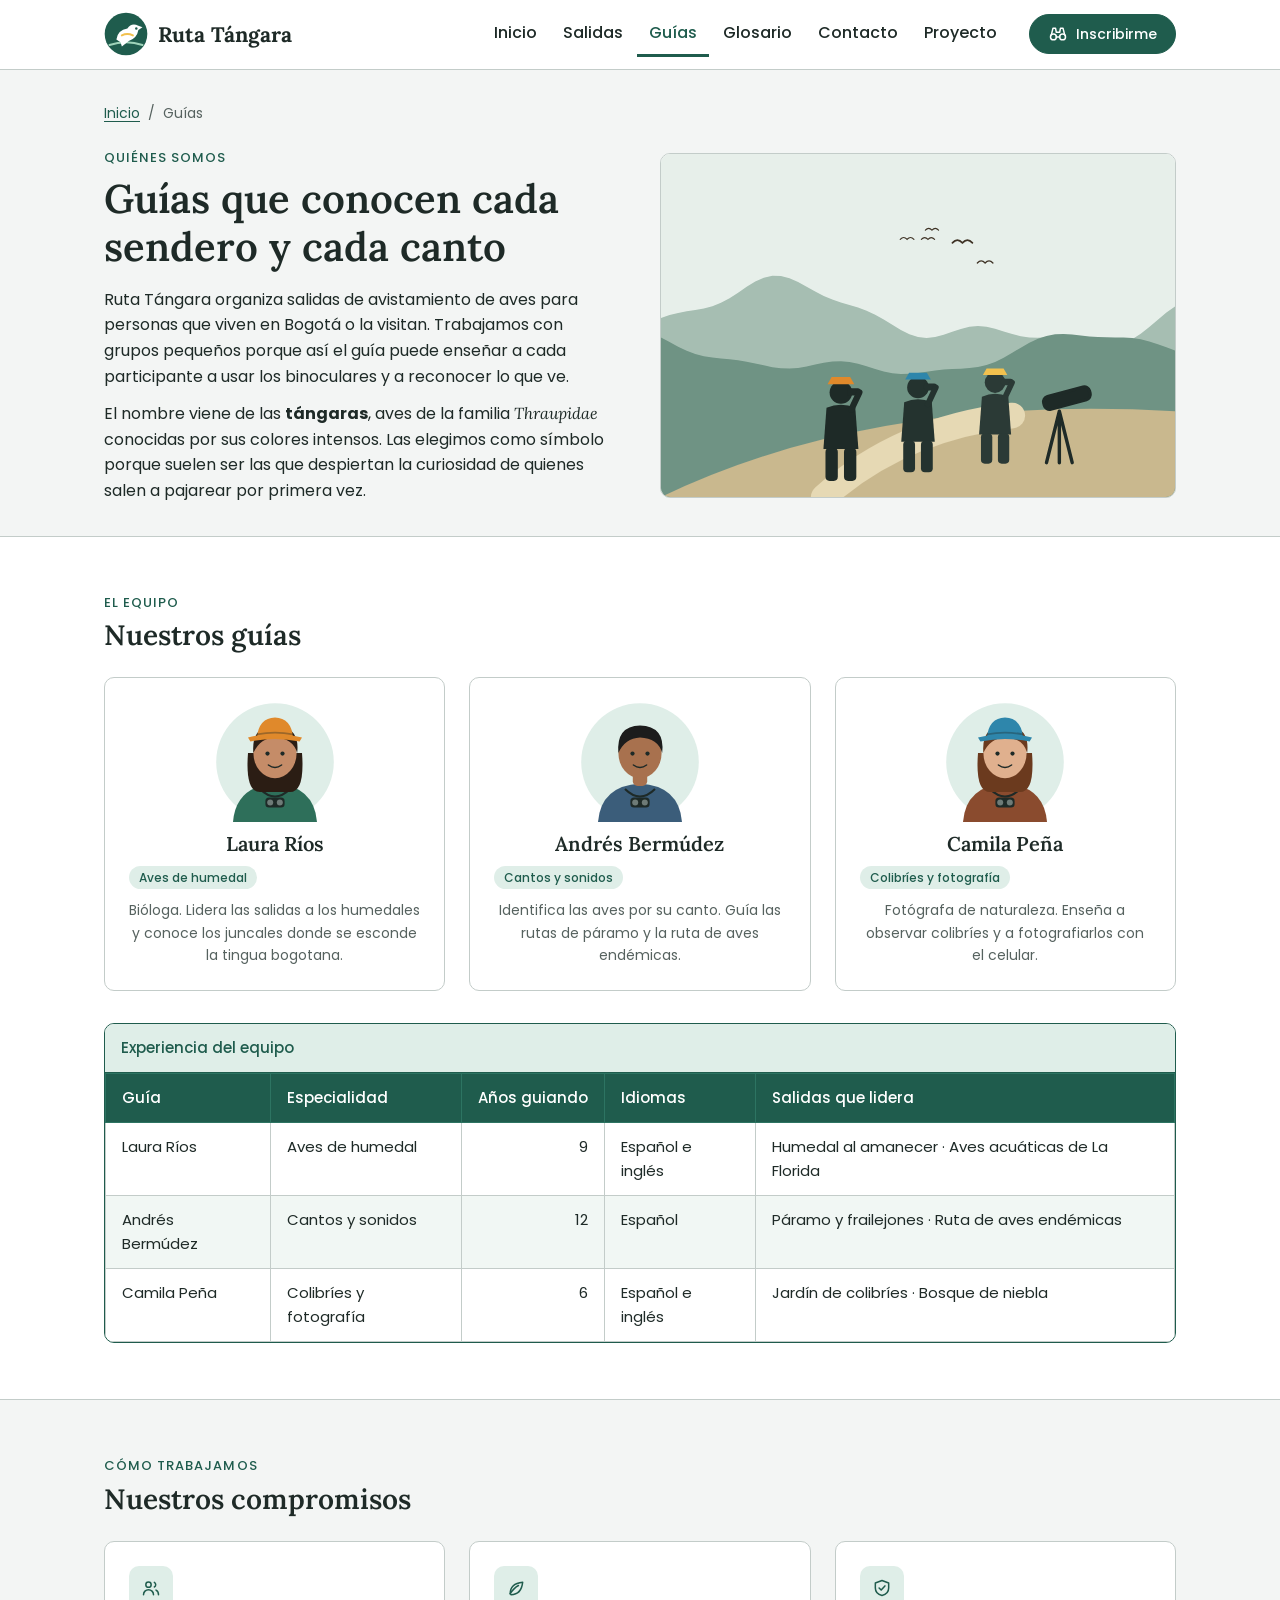
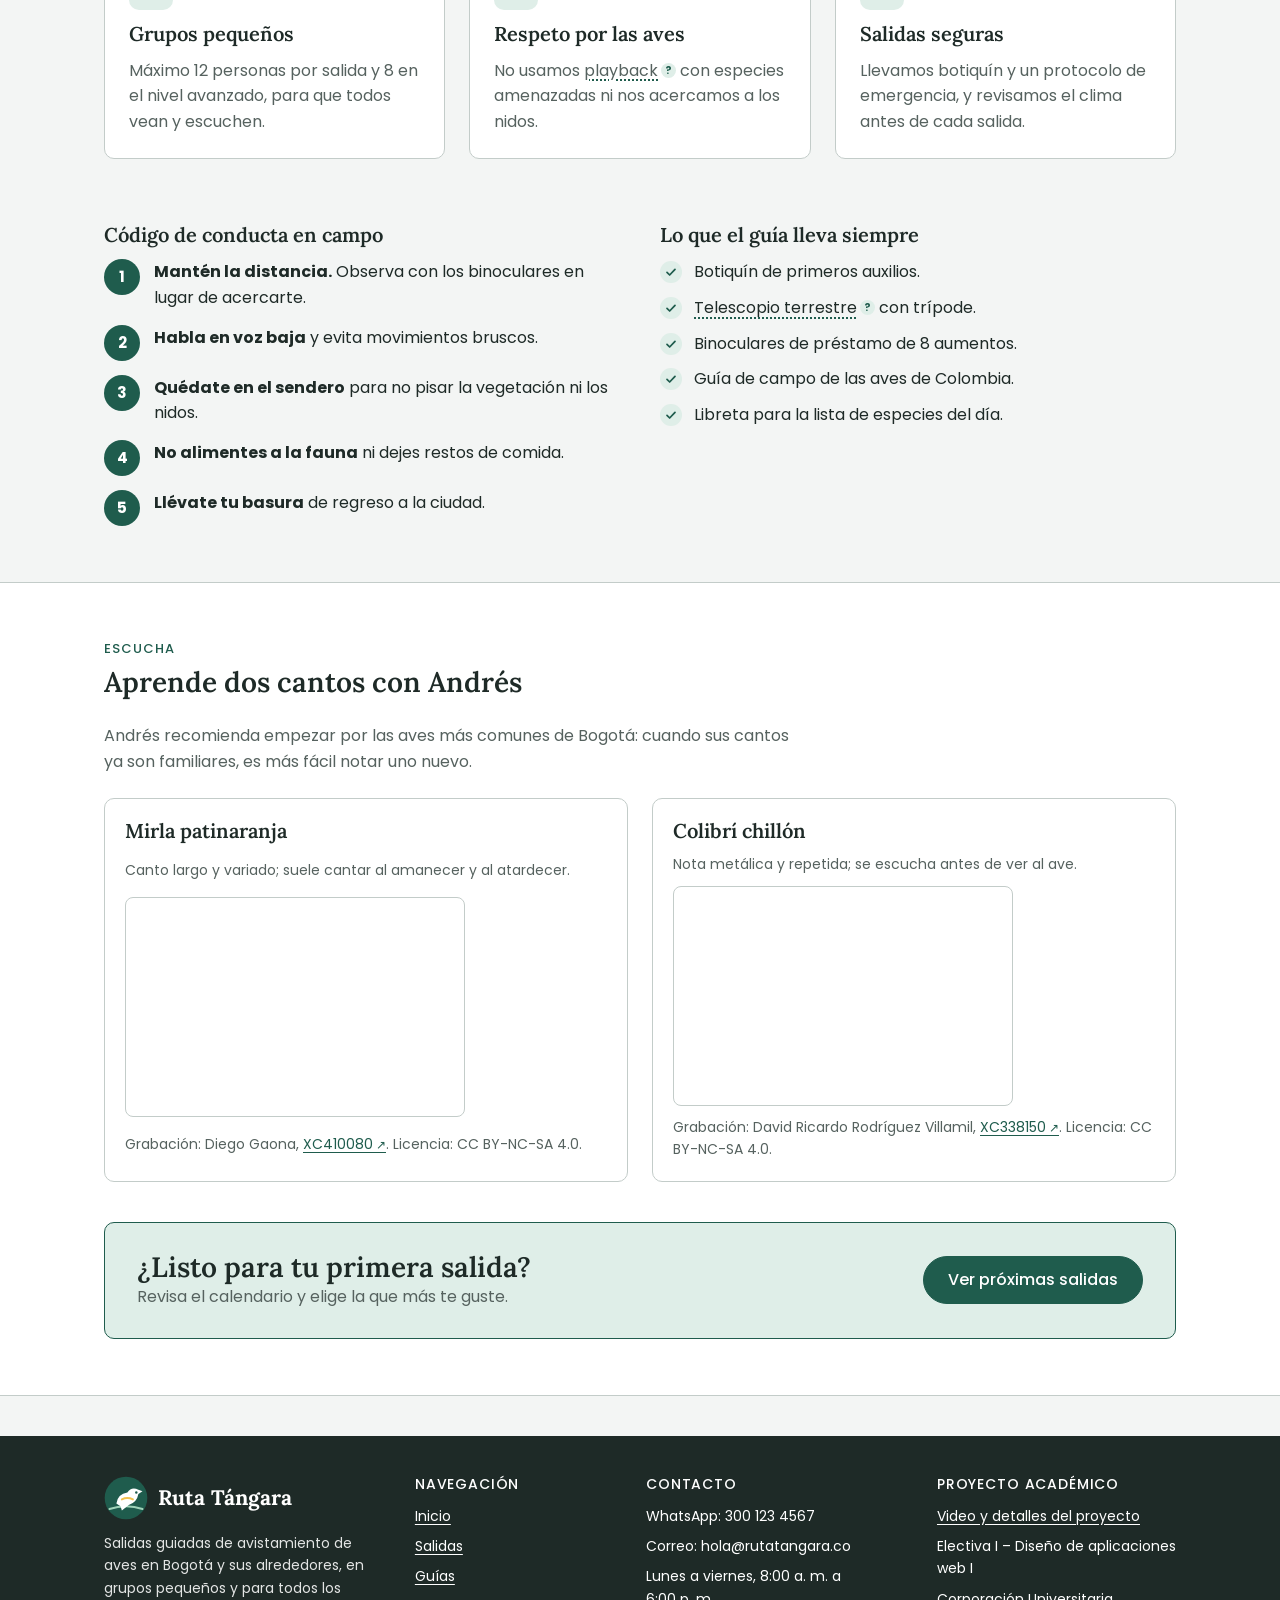
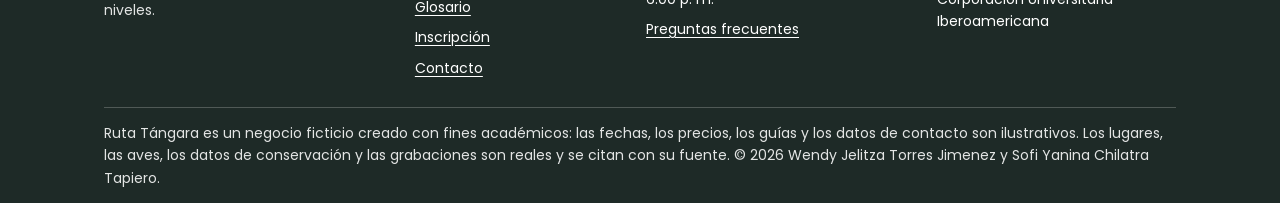
<file: guias.html>
<!DOCTYPE html>
<html lang="es">
<head>
<meta charset="utf-8">
<meta name="viewport" content="width=device-width, initial-scale=1">
<title>Guías · Ruta Tángara</title>
<meta name="description" content="Conoce al equipo de guías de Ruta Tángara y sus compromisos con las aves.">
<meta name="theme-color" content="#1F5C4D">
<link rel="icon" href="img/favicon.svg" type="image/svg+xml">
<link rel="stylesheet" href="css/estilos.css">
</head>
<body>
<svg width="0" height="0" style="position:absolute" aria-hidden="true" focusable="false">
  <symbol id="i-bino" viewBox="0 0 24 24"><circle cx="6.5" cy="15.5" r="3.5"/><circle cx="17.5" cy="15.5" r="3.5"/><path d="M10 15.5h4M4 13l2-8h3l1 5M20 13l-2-8h-3l-1 5M10 10h4"/></symbol>
  <symbol id="i-cal" viewBox="0 0 24 24"><rect x="3.5" y="5" width="17" height="15" rx="2"/><path d="M3.5 10h17M8 3v4M16 3v4"/></symbol>
  <symbol id="i-clock" viewBox="0 0 24 24"><circle cx="12" cy="12" r="9"/><path d="M12 7v5l3 2"/></symbol>
  <symbol id="i-pin" viewBox="0 0 24 24"><path d="M12 21s7-6.2 7-11a7 7 0 0 0-14 0c0 4.8 7 11 7 11z"/><circle cx="12" cy="10" r="2.5"/></symbol>
  <symbol id="i-users" viewBox="0 0 24 24"><circle cx="9" cy="8" r="3.2"/><path d="M3 20c0-3.3 2.7-6 6-6s6 2.7 6 6"/><path d="M16 5.2a3.2 3.2 0 0 1 0 5.6M18 14.5c1.8.9 3 2.9 3 5.5"/></symbol>
  <symbol id="i-mail" viewBox="0 0 24 24"><rect x="3" y="5" width="18" height="14" rx="2"/><path d="M3 7l9 6 9-6"/></symbol>
  <symbol id="i-chat" viewBox="0 0 24 24"><path d="M4 5h16v11H9l-5 4V5z"/><path d="M8 9h8M8 12h5"/></symbol>
  <symbol id="i-check" viewBox="0 0 24 24"><path d="M5 12.5l4.5 4.5L19 7.5"/></symbol>
  <symbol id="i-leaf" viewBox="0 0 24 24"><path d="M5 19c0-8 5-13 15-14-1 10-6 15-14 15"/><path d="M5 19c3-5 6-8 10-10"/></symbol>
  <symbol id="i-shield" viewBox="0 0 24 24"><path d="M12 3l8 3v6c0 4.5-3.2 7.8-8 9-4.8-1.2-8-4.5-8-9V6l8-3z"/><path d="M8.5 12l2.5 2.5 4.5-5"/></symbol>
  <symbol id="i-info" viewBox="0 0 24 24"><circle cx="12" cy="12" r="9"/><path d="M12 11v6M12 7.5v.5"/></symbol>
  <symbol id="i-copy" viewBox="0 0 24 24"><rect x="8" y="8" width="12" height="12" rx="2"/><path d="M16 8V6a2 2 0 0 0-2-2H6a2 2 0 0 0-2 2v8a2 2 0 0 0 2 2h2"/></symbol>
  <symbol id="i-menu" viewBox="0 0 24 24"><path d="M4 7h16M4 12h16M4 17h16"/></symbol>
  <symbol id="i-play" viewBox="0 0 24 24"><circle cx="12" cy="12" r="9"/><path d="M10 8.5l5 3.5-5 3.5z"/></symbol>
</svg>
<a class="saltar" href="#contenido">Saltar al contenido</a>

<header class="site-head">
  <div class="wrap">
    <a class="brand" href="index.html" aria-label="Ruta Tángara, ir al inicio">
      <img src="img/logo.svg" alt="" width="44" height="44"><span>Ruta Tángara</span>
    </a>
    <button type="button" class="menu-btn" aria-expanded="false" aria-controls="menu-principal"><svg class="ic" aria-hidden="true"><use href="#i-menu"/></svg>Menú</button>
    <nav class="main-nav" id="menu-principal" aria-label="Navegación principal">
      <ul><li><a href="index.html">Inicio</a></li><li><a href="salidas.html">Salidas</a></li><li><a href="guias.html" aria-current="page">Guías</a></li><li><a href="glosario.html">Glosario</a></li><li><a href="contacto.html">Contacto</a></li><li><a href="proyecto.html">Proyecto</a></li><li class="solo-movil"><a href="inscripcion.html">Inscribirme</a></li></ul>
    </nav>
    <a class="btn primary small head-inscribirme" href="inscripcion.html"><svg class="ic" aria-hidden="true"><use href="#i-bino"/></svg>Inscribirme</a>
  </div>
</header>

<main id="contenido">

<section class="block tight">
  <div class="wrap">
    <nav class="crumbs" aria-label="Ubicación"><ol><li><a href="index.html">Inicio</a></li><li aria-current="page">Guías</li></ol></nav>
    <div class="grid2" style="margin-top:24px">
      <div class="texto">
        <span class="eyebrow">Quiénes somos</span>
        <h1>Guías que conocen cada sendero y cada canto</h1>
        <p style="margin-top:16px">Ruta Tángara organiza salidas de avistamiento de aves para personas que viven en Bogotá o la visitan. Trabajamos con grupos pequeños porque así el guía puede enseñar a cada participante a usar los binoculares y a reconocer lo que ve.</p>
        <p>El nombre viene de las <strong>tángaras</strong>, aves de la familia <i class="cientifico">Thraupidae</i> conocidas por sus colores intensos. Las elegimos como símbolo porque suelen ser las que despiertan la curiosidad de quienes salen a pajarear por primera vez.</p>
      </div>
      <img class="ilustracion" src="img/escenas/equipo.svg" width="1200" height="800" alt="Ilustración del equipo de guías en un sendero con binoculares y un telescopio">
    </div>
  </div>
</section>

<section class="block band">
  <div class="wrap">
    <div class="head-row"><div><span class="eyebrow">El equipo</span><h2>Nuestros guías</h2></div></div>
    <div class="grid3">
      <article class="card guide">
        <img src="img/guias/laura.svg" alt="Ilustración de Laura Ríos" width="120" height="120">
        <h3>Laura Ríos</h3><span class="tag">Aves de humedal</span>
        <p class="muted small">Bióloga. Lidera las salidas a los humedales y conoce los juncales donde se esconde la tingua bogotana.</p>
      </article>
      <article class="card guide">
        <img src="img/guias/andres.svg" alt="Ilustración de Andrés Bermúdez" width="120" height="120">
        <h3>Andrés Bermúdez</h3><span class="tag">Cantos y sonidos</span>
        <p class="muted small">Identifica las aves por su canto. Guía las rutas de páramo y la ruta de aves endémicas.</p>
      </article>
      <article class="card guide">
        <img src="img/guias/camila.svg" alt="Ilustración de Camila Peña" width="120" height="120">
        <h3>Camila Peña</h3><span class="tag">Colibríes y fotografía</span>
        <p class="muted small">Fotógrafa de naturaleza. Enseña a observar colibríes y a fotografiarlos con el celular.</p>
      </article>
    </div>
    <div class="tabla-wrap" style="margin-top:32px">
      <table class="tabla">
        <caption>Experiencia del equipo</caption>
        <thead><tr><th scope="col">Guía</th><th scope="col">Especialidad</th><th scope="col" class="num">Años guiando</th><th scope="col">Idiomas</th><th scope="col">Salidas que lidera</th></tr></thead>
        <tbody>
          <tr><td>Laura Ríos</td><td>Aves de humedal</td><td class="num">9</td><td>Español e inglés</td><td>Humedal al amanecer · Aves acuáticas de La Florida</td></tr>
          <tr><td>Andrés Bermúdez</td><td>Cantos y sonidos</td><td class="num">12</td><td>Español</td><td>Páramo y frailejones · Ruta de aves endémicas</td></tr>
          <tr><td>Camila Peña</td><td>Colibríes y fotografía</td><td class="num">6</td><td>Español e inglés</td><td>Jardín de colibríes · Bosque de niebla</td></tr>
        </tbody>
      </table>
    </div>
  </div>
</section>

<section class="block">
  <div class="wrap">
    <div class="head-row"><div><span class="eyebrow">Cómo trabajamos</span><h2>Nuestros compromisos</h2></div></div>
    <div class="grid3 pillars">
      <div class="card"><div class="badge-ic"><svg class="ic" aria-hidden="true"><use href="#i-users"/></svg></div><h3>Grupos pequeños</h3><p class="muted">Máximo 12 personas por salida y 8 en el nivel avanzado, para que todos vean y escuchen.</p></div>
      <div class="card"><div class="badge-ic"><svg class="ic" aria-hidden="true"><use href="#i-leaf"/></svg></div><h3>Respeto por las aves</h3><p class="muted">No usamos <a class="termino" href="glosario.html#playback">playback</a> con especies amenazadas ni nos acercamos a los nidos.</p></div>
      <div class="card"><div class="badge-ic"><svg class="ic" aria-hidden="true"><use href="#i-shield"/></svg></div><h3>Salidas seguras</h3><p class="muted">Llevamos botiquín y un protocolo de emergencia, y revisamos el clima antes de cada salida.</p></div>
    </div>
    <div class="grid2" style="margin-top:40px;align-items:start">
      <div class="texto">
        <h3>Código de conducta en campo</h3>
        <ol class="pasos">
          <li><div><strong>Mantén la distancia.</strong> Observa con los binoculares en lugar de acercarte.</div></li>
          <li><div><strong>Habla en voz baja</strong> y evita movimientos bruscos.</div></li>
          <li><div><strong>Quédate en el sendero</strong> para no pisar la vegetación ni los nidos.</div></li>
          <li><div><strong>No alimentes a la fauna</strong> ni dejes restos de comida.</div></li>
          <li><div><strong>Llévate tu basura</strong> de regreso a la ciudad.</div></li>
        </ol>
      </div>
      <div class="texto">
        <h3>Lo que el guía lleva siempre</h3>
        <ul class="check">
          <li>Botiquín de primeros auxilios.</li>
          <li><a class="termino" href="glosario.html#telescopio">Telescopio terrestre</a> con trípode.</li>
          <li>Binoculares de préstamo de 8 aumentos.</li>
          <li>Guía de campo de las aves de Colombia.</li>
          <li>Libreta para la lista de especies del día.</li>
        </ul>
      </div>
    </div>
  </div>
</section>

<section class="block band">
  <div class="wrap">
    <div class="head-row"><div><span class="eyebrow">Escucha</span><h2>Aprende dos cantos con Andrés</h2></div></div>
    <p class="muted texto" style="margin-bottom:24px">Andrés recomienda empezar por las aves más comunes de Bogotá: cuando sus cantos ya son familiares, es más fácil notar uno nuevo.</p>
    <div class="audios">
      <div class="card audio">
        <h3>Mirla patinaranja</h3>
        <p class="small muted">Canto largo y variado; suele cantar al amanecer y al atardecer.</p>
        <iframe src="https://www.xeno-canto.org/410080/embed" scrolling="no" loading="lazy" title="Canto de la mirla patinaranja en xeno-canto"></iframe>
        <p class="small muted">Grabación: Diego Gaona, <a class="ext" href="https://www.xeno-canto.org/410080" target="_blank" rel="noopener">XC410080</a>. Licencia: CC BY-NC-SA 4.0.</p>
      </div>
      <div class="card audio">
        <h3>Colibrí chillón</h3>
        <p class="small muted">Nota metálica y repetida; se escucha antes de ver al ave.</p>
        <iframe src="https://www.xeno-canto.org/338150/embed" scrolling="no" loading="lazy" title="Canto del colibrí chillón en xeno-canto"></iframe>
        <p class="small muted">Grabación: David Ricardo Rodríguez Villamil, <a class="ext" href="https://www.xeno-canto.org/338150" target="_blank" rel="noopener">XC338150</a>. Licencia: CC BY-NC-SA 4.0.</p>
      </div>
    </div>
    <div class="cta" style="margin-top:40px">
      <div><h2>¿Listo para tu primera salida?</h2><p>Revisa el calendario y elige la que más te guste.</p></div>
      <a class="btn primary" href="salidas.html">Ver próximas salidas</a>
    </div>
  </div>
</section>

</main>

<footer class="site-foot">
  <div class="wrap">
    <div class="cols">
      <div>
        <a class="brand" href="index.html"><img src="img/logo.svg" alt="" width="44" height="44"><span>Ruta Tángara</span></a>
        <p>Salidas guiadas de avistamiento de aves en Bogotá y sus alrededores, en grupos pequeños y para todos los niveles.</p>
      </div>
      <div>
        <h2>Navegación</h2>
        <ul>
          <li><a href="index.html">Inicio</a></li>
          <li><a href="salidas.html">Salidas</a></li>
          <li><a href="guias.html">Guías</a></li>
          <li><a href="glosario.html">Glosario</a></li>
          <li><a href="inscripcion.html">Inscripción</a></li>
          <li><a href="contacto.html">Contacto</a></li>
        </ul>
      </div>
      <div>
        <h2>Contacto</h2>
        <ul>
          <li>WhatsApp: 300 123 4567</li>
          <li>Correo: hola@rutatangara.co</li>
          <li>Lunes a viernes, 8:00 a. m. a 6:00 p. m.</li>
          <li><a href="contacto.html#preguntas">Preguntas frecuentes</a></li>
        </ul>
      </div>
      <div>
        <h2>Proyecto académico</h2>
        <ul>
          <li><a href="proyecto.html">Video y detalles del proyecto</a></li>
          <li>Electiva I – Diseño de aplicaciones web I</li>
          <li>Corporación Universitaria Iberoamericana</li>
        </ul>
      </div>
    </div>
    <p class="legal">Ruta Tángara es un negocio ficticio creado con fines académicos: las fechas, los precios, los guías y los datos de contacto son ilustrativos. Los lugares, las aves, los datos de conservación y las grabaciones son reales y se citan con su fuente. © <span id="anio">2026</span> Wendy Jelitza Torres Jimenez y Sofi Yanina Chilatra Tapiero.</p>
  </div>
</footer>

<script src="js/datos.js"></script>
<script src="js/app.js"></script>
</body>
</html>
</file>
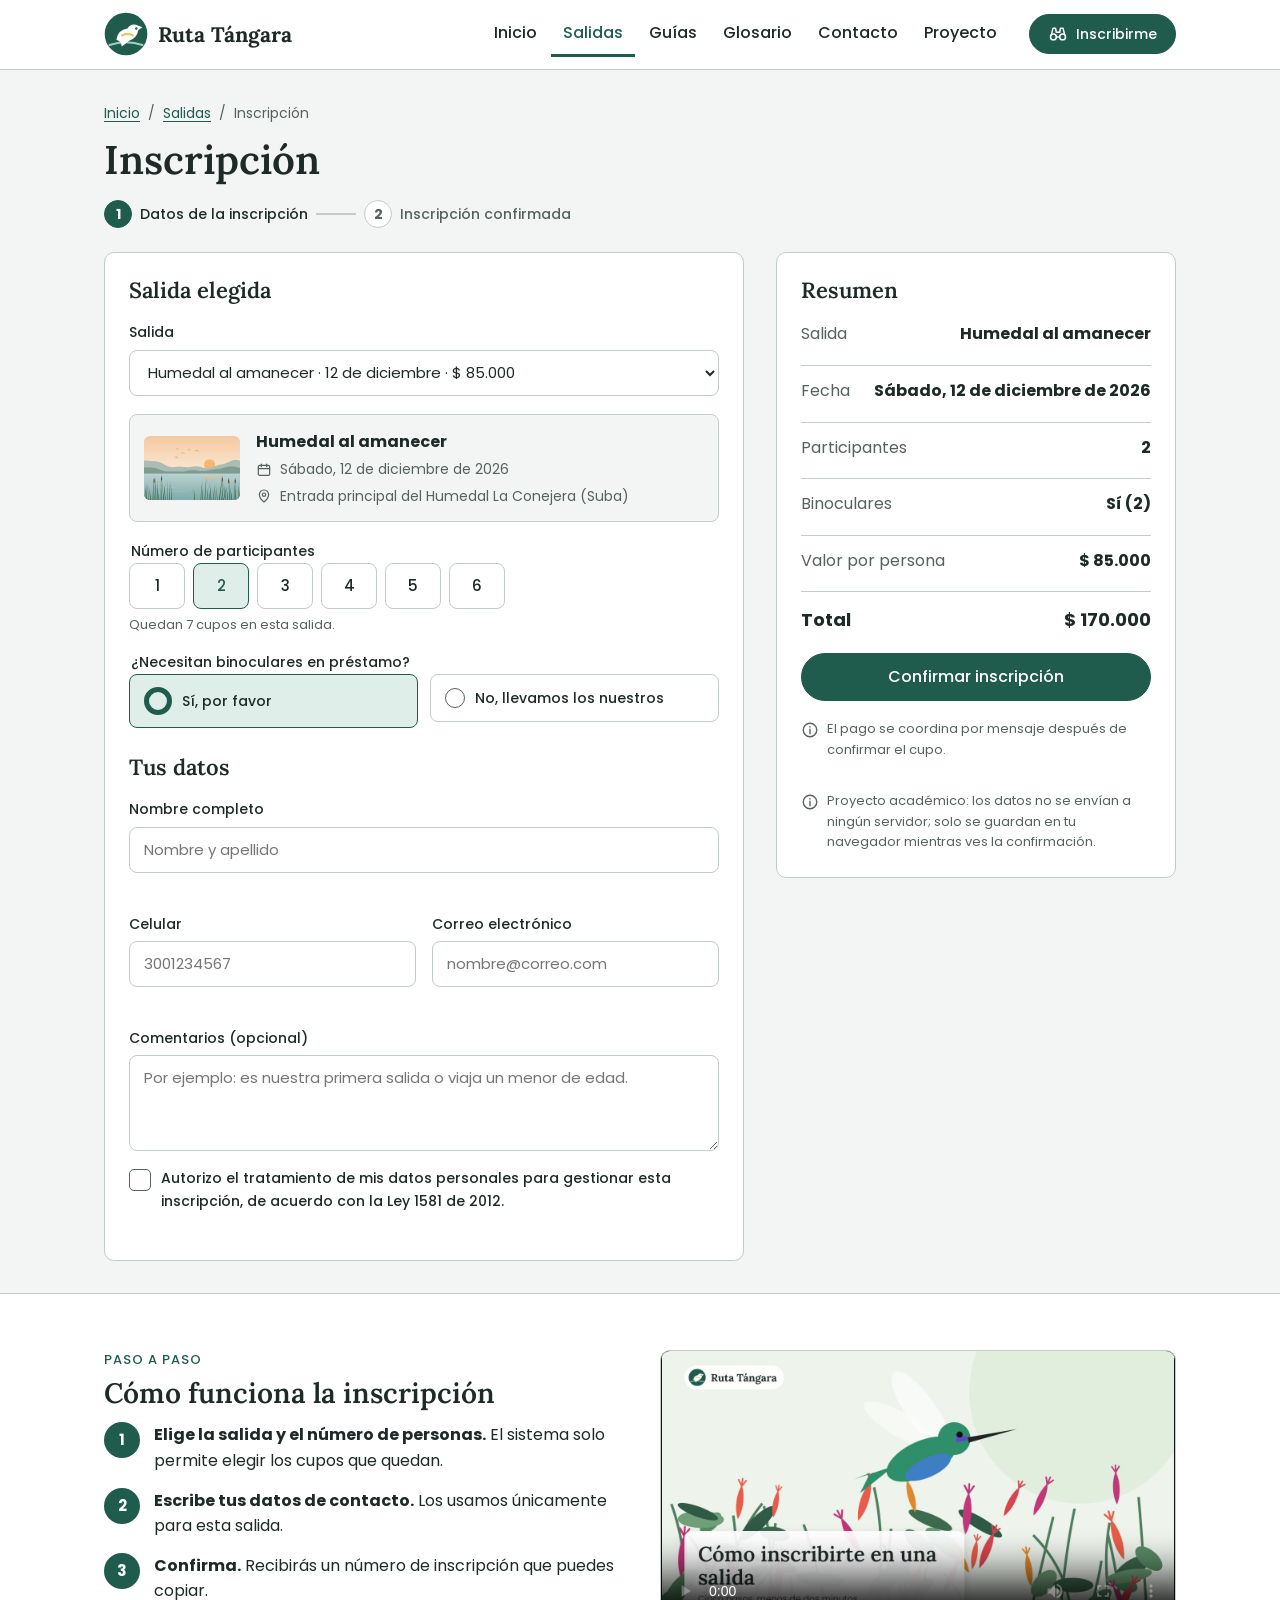
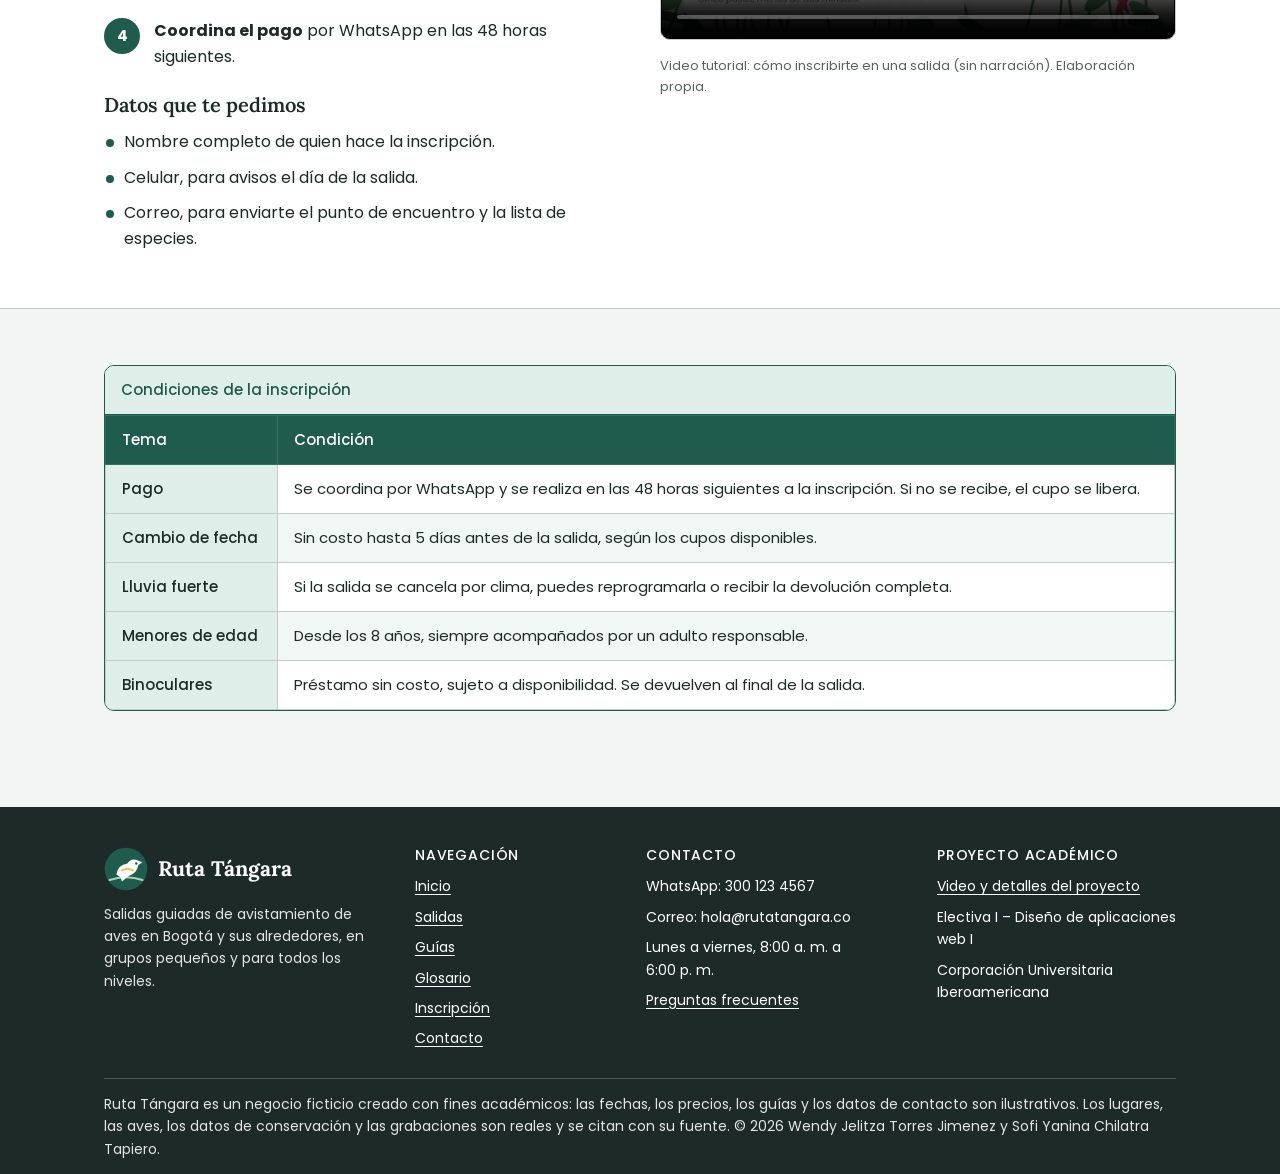
<file: inscripcion.html>
<!DOCTYPE html>
<html lang="es">
<head>
<meta charset="utf-8">
<meta name="viewport" content="width=device-width, initial-scale=1">
<title>Inscripción · Ruta Tángara</title>
<meta name="description" content="Formulario de inscripción a las salidas de avistamiento de aves.">
<meta name="theme-color" content="#1F5C4D">
<link rel="icon" href="img/favicon.svg" type="image/svg+xml">
<link rel="stylesheet" href="css/estilos.css">
</head>
<body>
<svg width="0" height="0" style="position:absolute" aria-hidden="true" focusable="false">
  <symbol id="i-bino" viewBox="0 0 24 24"><circle cx="6.5" cy="15.5" r="3.5"/><circle cx="17.5" cy="15.5" r="3.5"/><path d="M10 15.5h4M4 13l2-8h3l1 5M20 13l-2-8h-3l-1 5M10 10h4"/></symbol>
  <symbol id="i-cal" viewBox="0 0 24 24"><rect x="3.5" y="5" width="17" height="15" rx="2"/><path d="M3.5 10h17M8 3v4M16 3v4"/></symbol>
  <symbol id="i-clock" viewBox="0 0 24 24"><circle cx="12" cy="12" r="9"/><path d="M12 7v5l3 2"/></symbol>
  <symbol id="i-pin" viewBox="0 0 24 24"><path d="M12 21s7-6.2 7-11a7 7 0 0 0-14 0c0 4.8 7 11 7 11z"/><circle cx="12" cy="10" r="2.5"/></symbol>
  <symbol id="i-users" viewBox="0 0 24 24"><circle cx="9" cy="8" r="3.2"/><path d="M3 20c0-3.3 2.7-6 6-6s6 2.7 6 6"/><path d="M16 5.2a3.2 3.2 0 0 1 0 5.6M18 14.5c1.8.9 3 2.9 3 5.5"/></symbol>
  <symbol id="i-mail" viewBox="0 0 24 24"><rect x="3" y="5" width="18" height="14" rx="2"/><path d="M3 7l9 6 9-6"/></symbol>
  <symbol id="i-chat" viewBox="0 0 24 24"><path d="M4 5h16v11H9l-5 4V5z"/><path d="M8 9h8M8 12h5"/></symbol>
  <symbol id="i-check" viewBox="0 0 24 24"><path d="M5 12.5l4.5 4.5L19 7.5"/></symbol>
  <symbol id="i-leaf" viewBox="0 0 24 24"><path d="M5 19c0-8 5-13 15-14-1 10-6 15-14 15"/><path d="M5 19c3-5 6-8 10-10"/></symbol>
  <symbol id="i-shield" viewBox="0 0 24 24"><path d="M12 3l8 3v6c0 4.5-3.2 7.8-8 9-4.8-1.2-8-4.5-8-9V6l8-3z"/><path d="M8.5 12l2.5 2.5 4.5-5"/></symbol>
  <symbol id="i-info" viewBox="0 0 24 24"><circle cx="12" cy="12" r="9"/><path d="M12 11v6M12 7.5v.5"/></symbol>
  <symbol id="i-copy" viewBox="0 0 24 24"><rect x="8" y="8" width="12" height="12" rx="2"/><path d="M16 8V6a2 2 0 0 0-2-2H6a2 2 0 0 0-2 2v8a2 2 0 0 0 2 2h2"/></symbol>
  <symbol id="i-menu" viewBox="0 0 24 24"><path d="M4 7h16M4 12h16M4 17h16"/></symbol>
  <symbol id="i-play" viewBox="0 0 24 24"><circle cx="12" cy="12" r="9"/><path d="M10 8.5l5 3.5-5 3.5z"/></symbol>
</svg>
<a class="saltar" href="#contenido">Saltar al contenido</a>

<header class="site-head">
  <div class="wrap">
    <a class="brand" href="index.html" aria-label="Ruta Tángara, ir al inicio">
      <img src="img/logo.svg" alt="" width="44" height="44"><span>Ruta Tángara</span>
    </a>
    <button type="button" class="menu-btn" aria-expanded="false" aria-controls="menu-principal"><svg class="ic" aria-hidden="true"><use href="#i-menu"/></svg>Menú</button>
    <nav class="main-nav" id="menu-principal" aria-label="Navegación principal">
      <ul><li><a href="index.html">Inicio</a></li><li><a href="salidas.html" aria-current="page">Salidas</a></li><li><a href="guias.html">Guías</a></li><li><a href="glosario.html">Glosario</a></li><li><a href="contacto.html">Contacto</a></li><li><a href="proyecto.html">Proyecto</a></li><li class="solo-movil"><a href="inscripcion.html">Inscribirme</a></li></ul>
    </nav>
    <a class="btn primary small head-inscribirme" href="inscripcion.html"><svg class="ic" aria-hidden="true"><use href="#i-bino"/></svg>Inscribirme</a>
  </div>
</header>

<main id="contenido">

<section class="block tight">
  <div class="wrap">
    <nav class="crumbs" aria-label="Ubicación"><ol><li><a href="index.html">Inicio</a></li><li><a href="salidas.html">Salidas</a></li><li aria-current="page">Inscripción</li></ol></nav>
    <h1 style="margin-top:12px">Inscripción</h1>
    <ol class="progress" aria-label="Pasos de la inscripción"><li class="on" aria-current="step"><b>1</b>Datos de la inscripción</li><li><b>2</b>Inscripción confirmada</li></ol>

    <form class="booking" id="form-inscripcion" novalidate>
      <div class="card panel">
        <h2 style="font-size:22px">Salida elegida</h2>
        <div class="field full">
          <label for="salida">Salida</label>
          <select id="salida" name="salida"></select>
        </div>
        <div class="picked" id="elegida"></div>
        <div class="form">
          <fieldset class="field full">
            <legend>Número de participantes</legend>
            <div class="opts"><label class="opt"><input type="radio" name="participantes" value="1"><span>1</span></label><label class="opt"><input type="radio" name="participantes" value="2" checked><span>2</span></label><label class="opt"><input type="radio" name="participantes" value="3"><span>3</span></label><label class="opt"><input type="radio" name="participantes" value="4"><span>4</span></label><label class="opt"><input type="radio" name="participantes" value="5"><span>5</span></label><label class="opt"><input type="radio" name="participantes" value="6"><span>6</span></label></div>
            <span class="ayuda" id="ayuda-cupos"></span>
          </fieldset>
          <fieldset class="field full">
            <legend>¿Necesitan binoculares en préstamo?</legend>
            <div class="radios">
              <label class="radio"><input type="radio" name="binoculares" value="si" checked><span>Sí, por favor</span></label>
              <label class="radio"><input type="radio" name="binoculares" value="no"><span>No, llevamos los nuestros</span></label>
            </div>
          </fieldset>
        </div>

        <h2 style="font-size:22px;margin-top:8px">Tus datos</h2>
        <div class="form">
          <div class="field full">
            <label for="nombre">Nombre completo</label>
            <input type="text" id="nombre" name="nombre" autocomplete="name" placeholder="Nombre y apellido" aria-describedby="error-nombre">
            <span class="error" id="error-nombre" aria-live="polite"></span>
          </div>
          <div class="field">
            <label for="celular">Celular</label>
            <input type="tel" id="celular" name="celular" autocomplete="tel" inputmode="numeric" placeholder="3001234567" aria-describedby="error-celular">
            <span class="error" id="error-celular" aria-live="polite"></span>
          </div>
          <div class="field">
            <label for="correo">Correo electrónico</label>
            <input type="email" id="correo" name="correo" autocomplete="email" placeholder="nombre@correo.com" aria-describedby="error-correo">
            <span class="error" id="error-correo" aria-live="polite"></span>
          </div>
          <div class="field full">
            <label for="comentarios">Comentarios (opcional)</label>
            <textarea id="comentarios" name="comentarios" placeholder="Por ejemplo: es nuestra primera salida o viaja un menor de edad."></textarea>
          </div>
          <div class="field full">
            <label class="acepto"><input type="checkbox" id="acepto" name="acepto" aria-describedby="error-acepto"><span>Autorizo el tratamiento de mis datos personales para gestionar esta inscripción, de acuerdo con la Ley 1581 de 2012.</span></label>
            <span class="error" id="error-acepto" aria-live="polite"></span>
          </div>
        </div>
      </div>

      <aside class="card panel resumen" aria-label="Resumen de la inscripción">
        <h2 style="font-size:22px">Resumen</h2>
        <div class="sum-row"><span>Salida</span><strong id="r-salida"></strong></div>
        <div class="sum-row"><span>Fecha</span><strong id="r-fecha"></strong></div>
        <div class="sum-row"><span>Participantes</span><strong id="r-participantes"></strong></div>
        <div class="sum-row"><span>Binoculares</span><strong id="r-binoculares"></strong></div>
        <div class="sum-row"><span>Valor por persona</span><strong id="r-valor"></strong></div>
        <div class="sum-row total"><span>Total</span><span id="r-total" aria-live="polite"></span></div>
        <p class="alerta" id="alerta" role="alert" hidden></p>
        <button type="submit" class="btn primary block">Confirmar inscripción</button>
        <p class="nota"><svg class="ic" aria-hidden="true"><use href="#i-info"/></svg>El pago se coordina por mensaje después de confirmar el cupo.</p>
        <p class="nota"><svg class="ic" aria-hidden="true"><use href="#i-info"/></svg>Proyecto académico: los datos no se envían a ningún servidor; solo se guardan en tu navegador mientras ves la confirmación.</p>
      </aside>
    </form>
  </div>
</section>

<section class="block band">
  <div class="wrap grid2" style="align-items:start">
    <div class="texto">
      <span class="eyebrow">Paso a paso</span>
      <h2>Cómo funciona la inscripción</h2>
      <ol class="pasos">
        <li><div><strong>Elige la salida y el número de personas.</strong> El sistema solo permite elegir los cupos que quedan.</div></li>
        <li><div><strong>Escribe tus datos de contacto.</strong> Los usamos únicamente para esta salida.</div></li>
        <li><div><strong>Confirma.</strong> Recibirás un número de inscripción que puedes copiar.</div></li>
        <li><div><strong>Coordina el pago</strong> por WhatsApp en las 48 horas siguientes.</div></li>
      </ol>
      <h3>Datos que te pedimos</h3>
      <ul class="puntos">
        <li>Nombre completo de quien hace la inscripción.</li>
        <li>Celular, para avisos el día de la salida.</li>
        <li>Correo, para enviarte el punto de encuentro y la lista de especies.</li>
      </ul>
    </div>
    <figure>
      <video class="video" controls preload="metadata" poster="media/como-inscribirte.jpg">
        <source src="media/como-inscribirte.mp4" type="video/mp4">
        Tu navegador no puede reproducir este video.
      </video>
      <figcaption>Video tutorial: cómo inscribirte en una salida (sin narración). Elaboración propia.</figcaption>
    </figure>
  </div>
</section>

<section class="block">
  <div class="wrap">
    <div class="tabla-wrap">
      <table class="tabla">
        <caption>Condiciones de la inscripción</caption>
        <thead><tr><th scope="col">Tema</th><th scope="col">Condición</th></tr></thead>
        <tbody>
          <tr><th scope="row">Pago</th><td>Se coordina por WhatsApp y se realiza en las 48 horas siguientes a la inscripción. Si no se recibe, el cupo se libera.</td></tr>
          <tr><th scope="row">Cambio de fecha</th><td>Sin costo hasta 5 días antes de la salida, según los cupos disponibles.</td></tr>
          <tr><th scope="row">Lluvia fuerte</th><td>Si la salida se cancela por clima, puedes reprogramarla o recibir la devolución completa.</td></tr>
          <tr><th scope="row">Menores de edad</th><td>Desde los 8 años, siempre acompañados por un adulto responsable.</td></tr>
          <tr><th scope="row">Binoculares</th><td>Préstamo sin costo, sujeto a disponibilidad. Se devuelven al final de la salida.</td></tr>
        </tbody>
      </table>
    </div>
  </div>
</section>

</main>

<footer class="site-foot">
  <div class="wrap">
    <div class="cols">
      <div>
        <a class="brand" href="index.html"><img src="img/logo.svg" alt="" width="44" height="44"><span>Ruta Tángara</span></a>
        <p>Salidas guiadas de avistamiento de aves en Bogotá y sus alrededores, en grupos pequeños y para todos los niveles.</p>
      </div>
      <div>
        <h2>Navegación</h2>
        <ul>
          <li><a href="index.html">Inicio</a></li>
          <li><a href="salidas.html">Salidas</a></li>
          <li><a href="guias.html">Guías</a></li>
          <li><a href="glosario.html">Glosario</a></li>
          <li><a href="inscripcion.html">Inscripción</a></li>
          <li><a href="contacto.html">Contacto</a></li>
        </ul>
      </div>
      <div>
        <h2>Contacto</h2>
        <ul>
          <li>WhatsApp: 300 123 4567</li>
          <li>Correo: hola@rutatangara.co</li>
          <li>Lunes a viernes, 8:00 a. m. a 6:00 p. m.</li>
          <li><a href="contacto.html#preguntas">Preguntas frecuentes</a></li>
        </ul>
      </div>
      <div>
        <h2>Proyecto académico</h2>
        <ul>
          <li><a href="proyecto.html">Video y detalles del proyecto</a></li>
          <li>Electiva I – Diseño de aplicaciones web I</li>
          <li>Corporación Universitaria Iberoamericana</li>
        </ul>
      </div>
    </div>
    <p class="legal">Ruta Tángara es un negocio ficticio creado con fines académicos: las fechas, los precios, los guías y los datos de contacto son ilustrativos. Los lugares, las aves, los datos de conservación y las grabaciones son reales y se citan con su fuente. © <span id="anio">2026</span> Wendy Jelitza Torres Jimenez y Sofi Yanina Chilatra Tapiero.</p>
  </div>
</footer>

<script src="js/datos.js"></script>
<script src="js/app.js"></script>
</body>
</html>
</file>
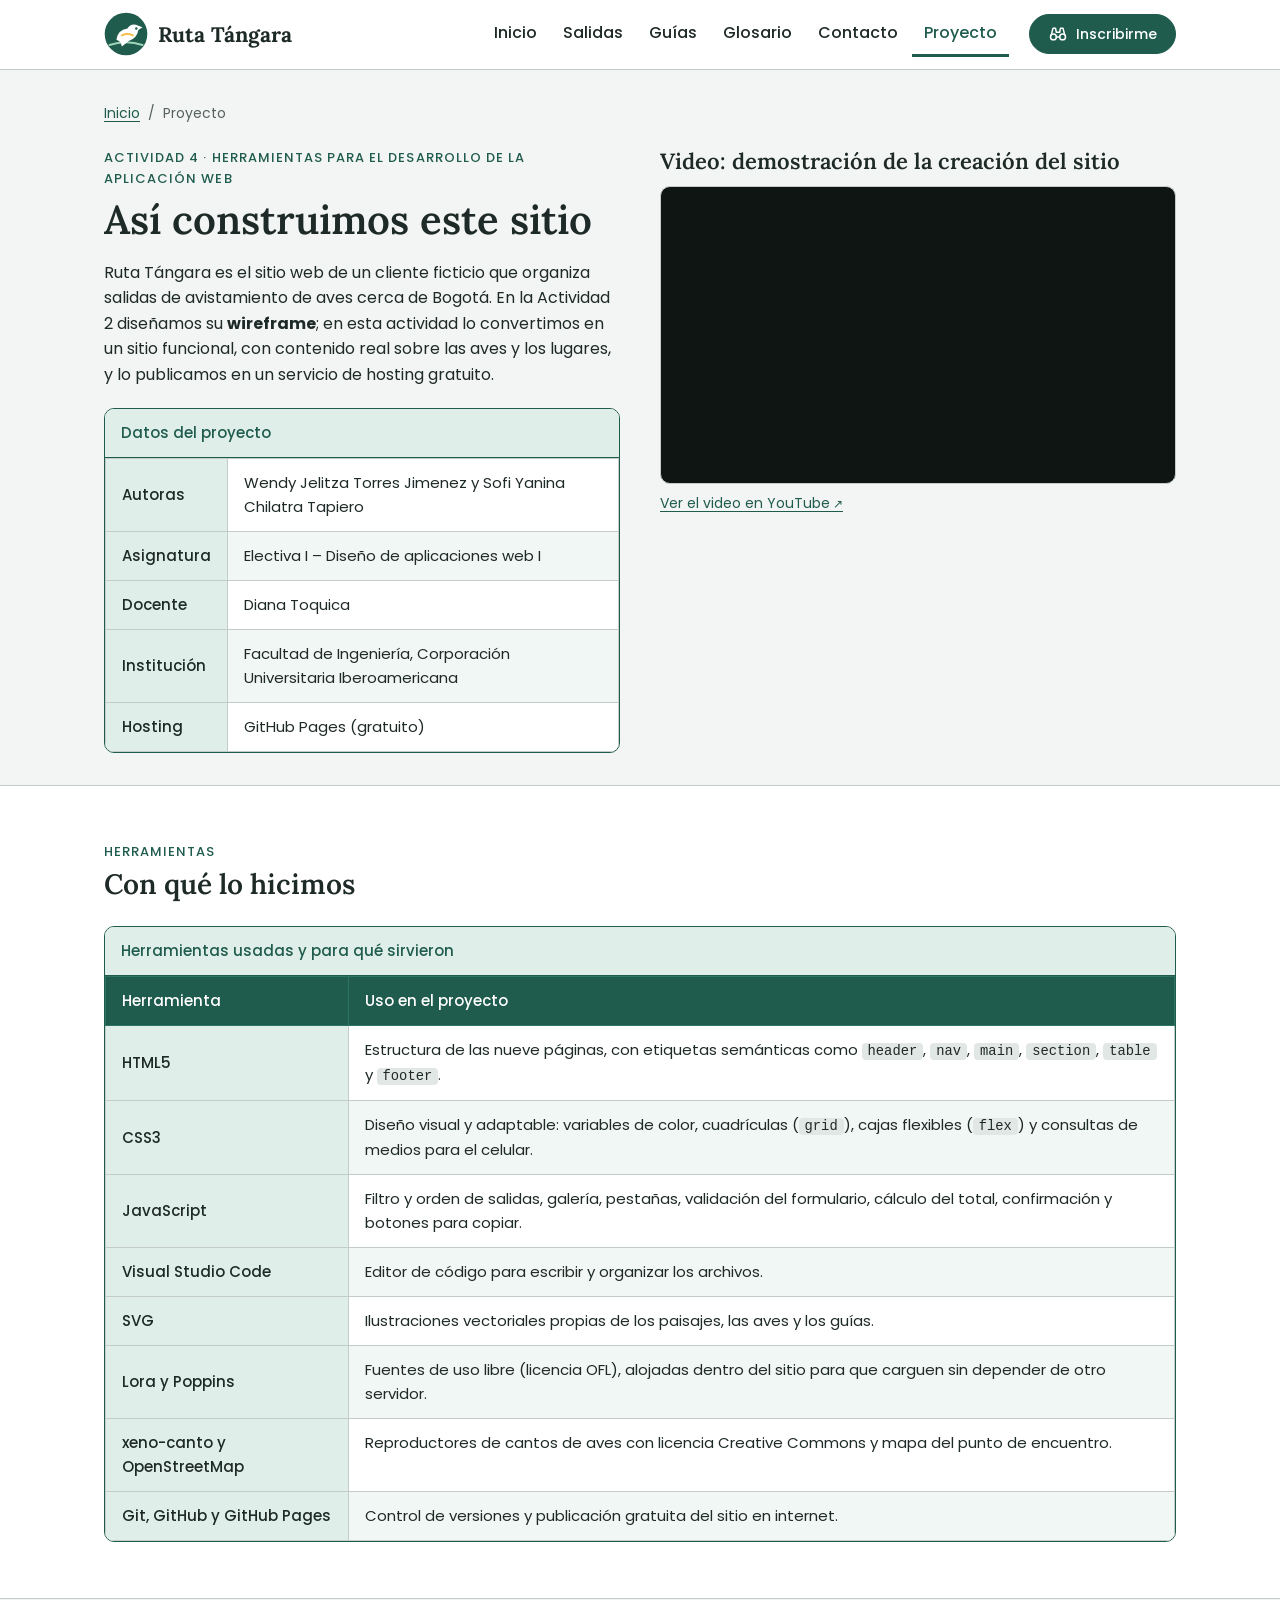
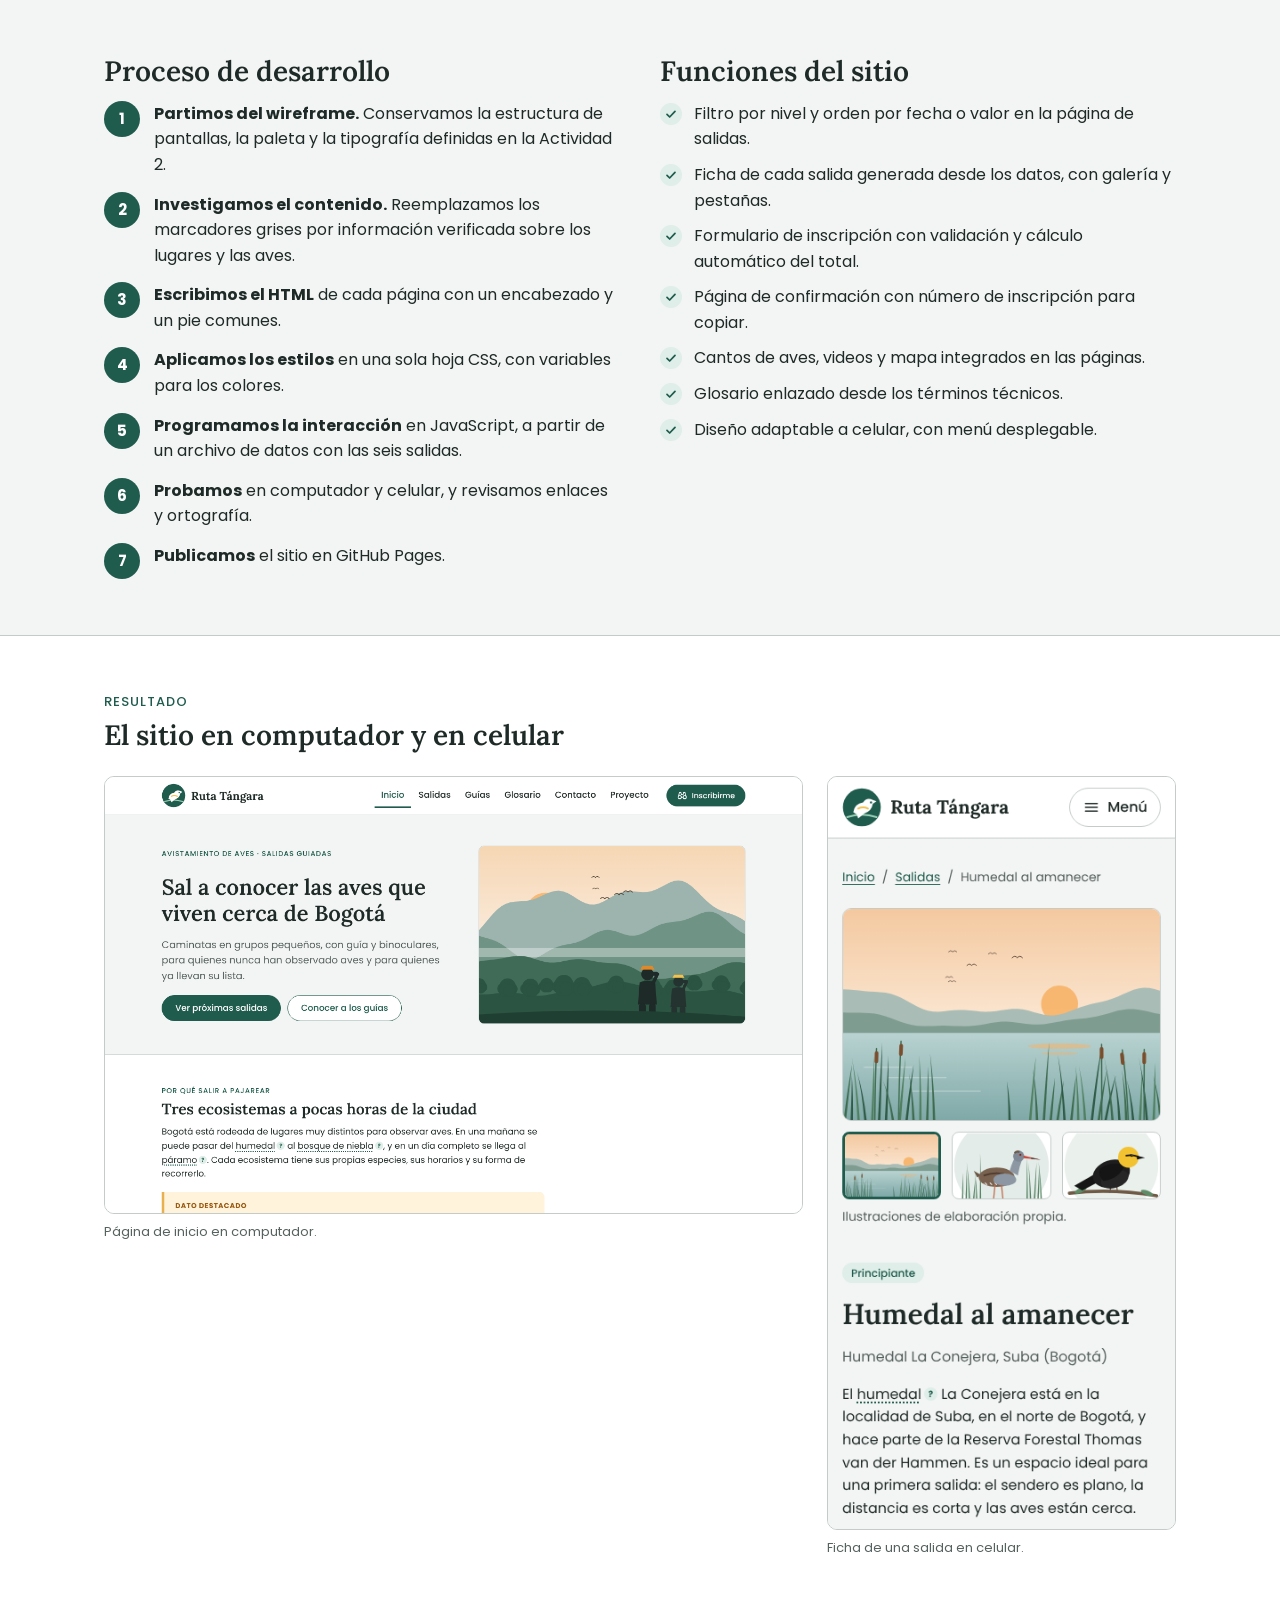
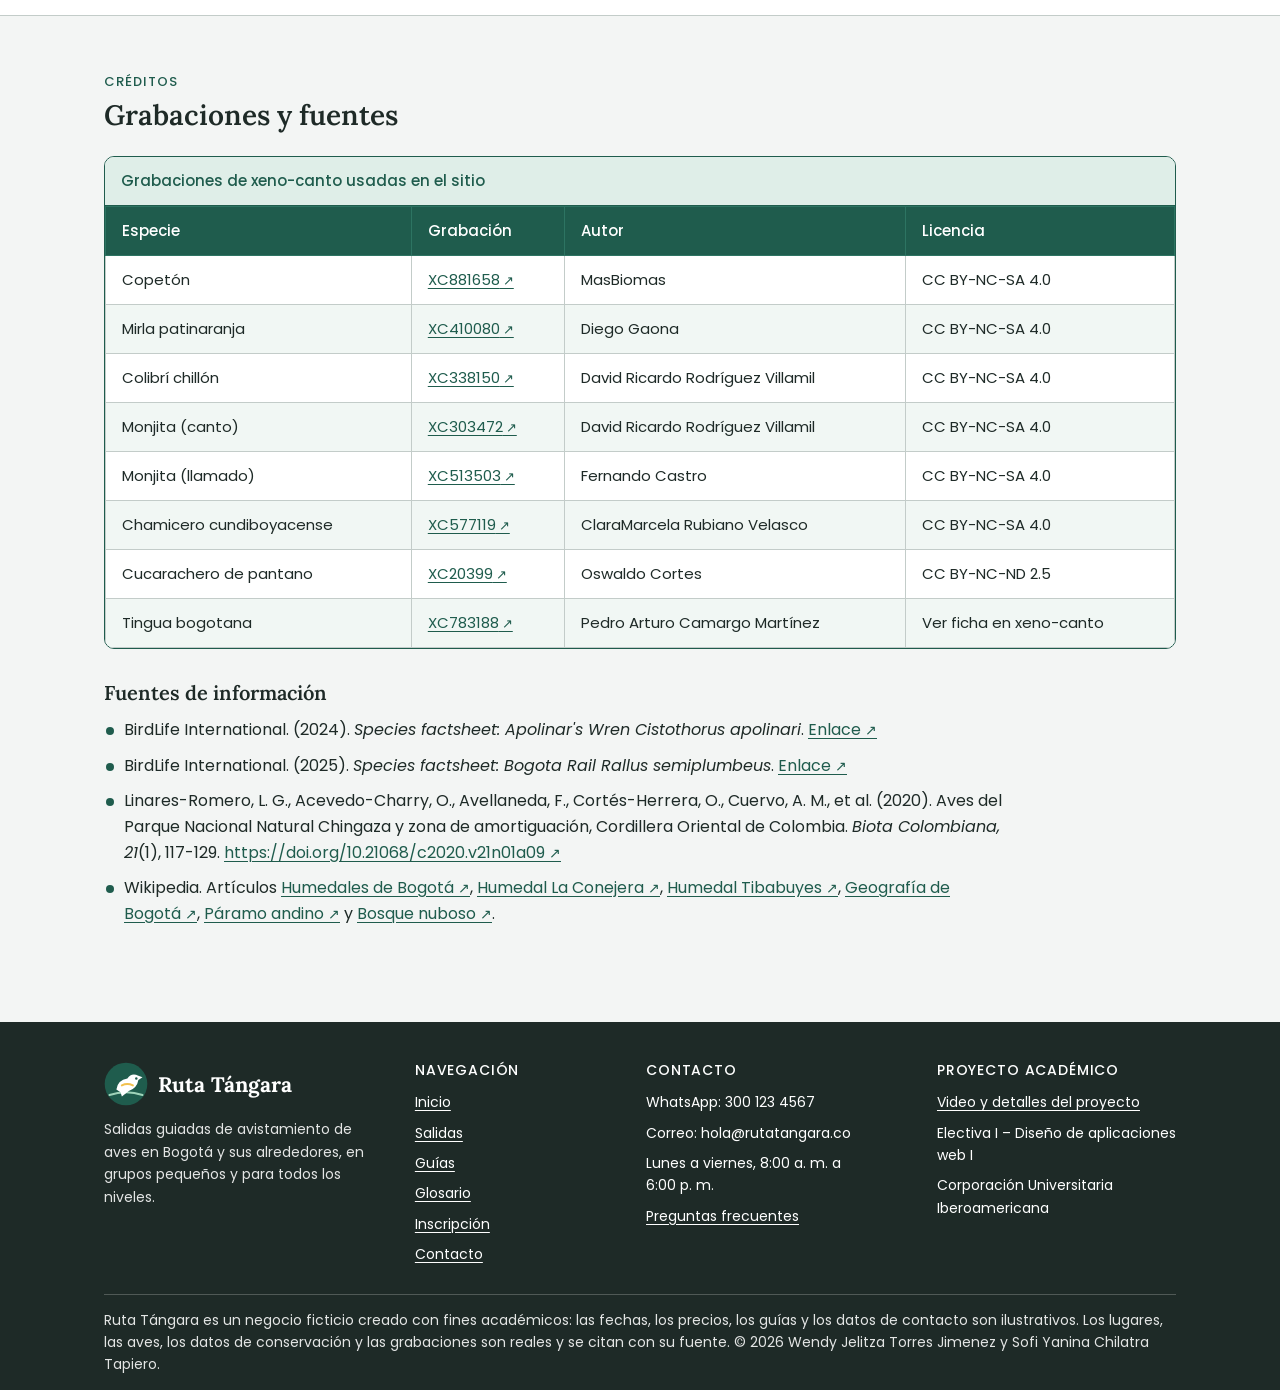
<file: proyecto.html>
<!DOCTYPE html>
<html lang="es">
<head>
<meta charset="utf-8">
<meta name="viewport" content="width=device-width, initial-scale=1">
<title>Proyecto · Ruta Tángara</title>
<meta name="description" content="Video y detalles de la creación del sitio Ruta Tángara, proyecto académico.">
<meta name="theme-color" content="#1F5C4D">
<link rel="icon" href="img/favicon.svg" type="image/svg+xml">
<link rel="stylesheet" href="css/estilos.css">
</head>
<body>
<svg width="0" height="0" style="position:absolute" aria-hidden="true" focusable="false">
  <symbol id="i-bino" viewBox="0 0 24 24"><circle cx="6.5" cy="15.5" r="3.5"/><circle cx="17.5" cy="15.5" r="3.5"/><path d="M10 15.5h4M4 13l2-8h3l1 5M20 13l-2-8h-3l-1 5M10 10h4"/></symbol>
  <symbol id="i-cal" viewBox="0 0 24 24"><rect x="3.5" y="5" width="17" height="15" rx="2"/><path d="M3.5 10h17M8 3v4M16 3v4"/></symbol>
  <symbol id="i-clock" viewBox="0 0 24 24"><circle cx="12" cy="12" r="9"/><path d="M12 7v5l3 2"/></symbol>
  <symbol id="i-pin" viewBox="0 0 24 24"><path d="M12 21s7-6.2 7-11a7 7 0 0 0-14 0c0 4.8 7 11 7 11z"/><circle cx="12" cy="10" r="2.5"/></symbol>
  <symbol id="i-users" viewBox="0 0 24 24"><circle cx="9" cy="8" r="3.2"/><path d="M3 20c0-3.3 2.7-6 6-6s6 2.7 6 6"/><path d="M16 5.2a3.2 3.2 0 0 1 0 5.6M18 14.5c1.8.9 3 2.9 3 5.5"/></symbol>
  <symbol id="i-mail" viewBox="0 0 24 24"><rect x="3" y="5" width="18" height="14" rx="2"/><path d="M3 7l9 6 9-6"/></symbol>
  <symbol id="i-chat" viewBox="0 0 24 24"><path d="M4 5h16v11H9l-5 4V5z"/><path d="M8 9h8M8 12h5"/></symbol>
  <symbol id="i-check" viewBox="0 0 24 24"><path d="M5 12.5l4.5 4.5L19 7.5"/></symbol>
  <symbol id="i-leaf" viewBox="0 0 24 24"><path d="M5 19c0-8 5-13 15-14-1 10-6 15-14 15"/><path d="M5 19c3-5 6-8 10-10"/></symbol>
  <symbol id="i-shield" viewBox="0 0 24 24"><path d="M12 3l8 3v6c0 4.5-3.2 7.8-8 9-4.8-1.2-8-4.5-8-9V6l8-3z"/><path d="M8.5 12l2.5 2.5 4.5-5"/></symbol>
  <symbol id="i-info" viewBox="0 0 24 24"><circle cx="12" cy="12" r="9"/><path d="M12 11v6M12 7.5v.5"/></symbol>
  <symbol id="i-copy" viewBox="0 0 24 24"><rect x="8" y="8" width="12" height="12" rx="2"/><path d="M16 8V6a2 2 0 0 0-2-2H6a2 2 0 0 0-2 2v8a2 2 0 0 0 2 2h2"/></symbol>
  <symbol id="i-menu" viewBox="0 0 24 24"><path d="M4 7h16M4 12h16M4 17h16"/></symbol>
  <symbol id="i-play" viewBox="0 0 24 24"><circle cx="12" cy="12" r="9"/><path d="M10 8.5l5 3.5-5 3.5z"/></symbol>
</svg>
<a class="saltar" href="#contenido">Saltar al contenido</a>

<header class="site-head">
  <div class="wrap">
    <a class="brand" href="index.html" aria-label="Ruta Tángara, ir al inicio">
      <img src="img/logo.svg" alt="" width="44" height="44"><span>Ruta Tángara</span>
    </a>
    <button type="button" class="menu-btn" aria-expanded="false" aria-controls="menu-principal"><svg class="ic" aria-hidden="true"><use href="#i-menu"/></svg>Menú</button>
    <nav class="main-nav" id="menu-principal" aria-label="Navegación principal">
      <ul><li><a href="index.html">Inicio</a></li><li><a href="salidas.html">Salidas</a></li><li><a href="guias.html">Guías</a></li><li><a href="glosario.html">Glosario</a></li><li><a href="contacto.html">Contacto</a></li><li><a href="proyecto.html" aria-current="page">Proyecto</a></li><li class="solo-movil"><a href="inscripcion.html">Inscribirme</a></li></ul>
    </nav>
    <a class="btn primary small head-inscribirme" href="inscripcion.html"><svg class="ic" aria-hidden="true"><use href="#i-bino"/></svg>Inscribirme</a>
  </div>
</header>

<main id="contenido">

<section class="block tight">
  <div class="wrap">
    <nav class="crumbs" aria-label="Ubicación"><ol><li><a href="index.html">Inicio</a></li><li aria-current="page">Proyecto</li></ol></nav>
    <div class="grid2" style="margin-top:24px;align-items:start">
      <div class="texto">
        <span class="eyebrow">Actividad 4 · Herramientas para el desarrollo de la aplicación web</span>
        <h1>Así construimos este sitio</h1>
        <p style="margin-top:16px">Ruta Tángara es el sitio web de un cliente ficticio que organiza salidas de avistamiento de aves cerca de Bogotá. En la Actividad 2 diseñamos su <strong>wireframe</strong>; en esta actividad lo convertimos en un sitio funcional, con contenido real sobre las aves y los lugares, y lo publicamos en un servicio de hosting gratuito.</p>
        <div class="tabla-wrap" style="margin-top:20px">
          <table class="tabla">
            <caption>Datos del proyecto</caption>
            <tbody>
              <tr><th scope="row">Autoras</th><td>Wendy Jelitza Torres Jimenez y Sofi Yanina Chilatra Tapiero</td></tr>
              <tr><th scope="row">Asignatura</th><td>Electiva I – Diseño de aplicaciones web I</td></tr>
              <tr><th scope="row">Docente</th><td>Diana Toquica</td></tr>
              <tr><th scope="row">Institución</th><td>Facultad de Ingeniería, Corporación Universitaria Iberoamericana</td></tr>
              <tr><th scope="row">Hosting</th><td>GitHub Pages (gratuito)</td></tr>
            </tbody>
          </table>
        </div>
      </div>
      <div>
        <h2 style="font-size:22px;margin-bottom:12px">Video: demostración de la creación del sitio</h2>
        <div id="video-proyecto">
          <div class="video-pendiente">
            <svg class="ic" aria-hidden="true"><use href="#i-play"/></svg>
            <p>El video de demostración se mostrará aquí en cuanto se publique en YouTube.</p>
          </div>
        </div>
      </div>
    </div>
  </div>
</section>

<section class="block band">
  <div class="wrap">
    <div class="head-row"><div><span class="eyebrow">Herramientas</span><h2>Con qué lo hicimos</h2></div></div>
    <div class="tabla-wrap">
      <table class="tabla">
        <caption>Herramientas usadas y para qué sirvieron</caption>
        <thead><tr><th scope="col">Herramienta</th><th scope="col">Uso en el proyecto</th></tr></thead>
        <tbody>
          <tr><th scope="row">HTML5</th><td>Estructura de las nueve páginas, con etiquetas semánticas como <code>header</code>, <code>nav</code>, <code>main</code>, <code>section</code>, <code>table</code> y <code>footer</code>.</td></tr>
          <tr><th scope="row">CSS3</th><td>Diseño visual y adaptable: variables de color, cuadrículas (<code>grid</code>), cajas flexibles (<code>flex</code>) y consultas de medios para el celular.</td></tr>
          <tr><th scope="row">JavaScript</th><td>Filtro y orden de salidas, galería, pestañas, validación del formulario, cálculo del total, confirmación y botones para copiar.</td></tr>
          <tr><th scope="row">Visual Studio Code</th><td>Editor de código para escribir y organizar los archivos.</td></tr>
          <tr><th scope="row">SVG</th><td>Ilustraciones vectoriales propias de los paisajes, las aves y los guías.</td></tr>
          <tr><th scope="row">Lora y Poppins</th><td>Fuentes de uso libre (licencia OFL), alojadas dentro del sitio para que carguen sin depender de otro servidor.</td></tr>
          <tr><th scope="row">xeno-canto y OpenStreetMap</th><td>Reproductores de cantos de aves con licencia Creative Commons y mapa del punto de encuentro.</td></tr>
          <tr><th scope="row">Git, GitHub y GitHub Pages</th><td>Control de versiones y publicación gratuita del sitio en internet.</td></tr>
        </tbody>
      </table>
    </div>
  </div>
</section>

<section class="block">
  <div class="wrap grid2" style="align-items:start">
    <div class="texto">
      <h2>Proceso de desarrollo</h2>
      <ol class="pasos">
        <li><div><strong>Partimos del wireframe.</strong> Conservamos la estructura de pantallas, la paleta y la tipografía definidas en la Actividad 2.</div></li>
        <li><div><strong>Investigamos el contenido.</strong> Reemplazamos los marcadores grises por información verificada sobre los lugares y las aves.</div></li>
        <li><div><strong>Escribimos el HTML</strong> de cada página con un encabezado y un pie comunes.</div></li>
        <li><div><strong>Aplicamos los estilos</strong> en una sola hoja CSS, con variables para los colores.</div></li>
        <li><div><strong>Programamos la interacción</strong> en JavaScript, a partir de un archivo de datos con las seis salidas.</div></li>
        <li><div><strong>Probamos</strong> en computador y celular, y revisamos enlaces y ortografía.</div></li>
        <li><div><strong>Publicamos</strong> el sitio en GitHub Pages.</div></li>
      </ol>
    </div>
    <div class="texto">
      <h2>Funciones del sitio</h2>
      <ul class="check">
        <li>Filtro por nivel y orden por fecha o valor en la página de salidas.</li>
        <li>Ficha de cada salida generada desde los datos, con galería y pestañas.</li>
        <li>Formulario de inscripción con validación y cálculo automático del total.</li>
        <li>Página de confirmación con número de inscripción para copiar.</li>
        <li>Cantos de aves, videos y mapa integrados en las páginas.</li>
        <li>Glosario enlazado desde los términos técnicos.</li>
        <li>Diseño adaptable a celular, con menú desplegable.</li>
      </ul>
    </div>
  </div>
</section>

<section class="block band">
  <div class="wrap">
    <div class="head-row"><div><span class="eyebrow">Resultado</span><h2>El sitio en computador y en celular</h2></div></div>
    <div class="capturas">
      <figure><img src="img/capturas/escritorio.png" alt="Captura de la página de inicio en un computador" width="1280" height="800" loading="lazy"><figcaption>Página de inicio en computador.</figcaption></figure>
      <figure><img src="img/capturas/celular.png" alt="Captura de la página de una salida en un celular" width="390" height="844" loading="lazy"><figcaption>Ficha de una salida en celular.</figcaption></figure>
    </div>
  </div>
</section>

<section class="block">
  <div class="wrap">
    <div class="head-row"><div><span class="eyebrow">Créditos</span><h2>Grabaciones y fuentes</h2></div></div>
    <div class="tabla-wrap">
      <table class="tabla">
        <caption>Grabaciones de xeno-canto usadas en el sitio</caption>
        <thead><tr><th scope="col">Especie</th><th scope="col">Grabación</th><th scope="col">Autor</th><th scope="col">Licencia</th></tr></thead>
        <tbody>
          <tr><td>Copetón</td><td><a class="ext" href="https://www.xeno-canto.org/881658" target="_blank" rel="noopener">XC881658</a></td><td>MasBiomas</td><td>CC BY-NC-SA 4.0</td></tr>
          <tr><td>Mirla patinaranja</td><td><a class="ext" href="https://www.xeno-canto.org/410080" target="_blank" rel="noopener">XC410080</a></td><td>Diego Gaona</td><td>CC BY-NC-SA 4.0</td></tr>
          <tr><td>Colibrí chillón</td><td><a class="ext" href="https://www.xeno-canto.org/338150" target="_blank" rel="noopener">XC338150</a></td><td>David Ricardo Rodríguez Villamil</td><td>CC BY-NC-SA 4.0</td></tr>
          <tr><td>Monjita (canto)</td><td><a class="ext" href="https://www.xeno-canto.org/303472" target="_blank" rel="noopener">XC303472</a></td><td>David Ricardo Rodríguez Villamil</td><td>CC BY-NC-SA 4.0</td></tr>
          <tr><td>Monjita (llamado)</td><td><a class="ext" href="https://www.xeno-canto.org/513503" target="_blank" rel="noopener">XC513503</a></td><td>Fernando Castro</td><td>CC BY-NC-SA 4.0</td></tr>
          <tr><td>Chamicero cundiboyacense</td><td><a class="ext" href="https://www.xeno-canto.org/577119" target="_blank" rel="noopener">XC577119</a></td><td>ClaraMarcela Rubiano Velasco</td><td>CC BY-NC-SA 4.0</td></tr>
          <tr><td>Cucarachero de pantano</td><td><a class="ext" href="https://www.xeno-canto.org/20399" target="_blank" rel="noopener">XC20399</a></td><td>Oswaldo Cortes</td><td>CC BY-NC-ND 2.5</td></tr>
          <tr><td>Tingua bogotana</td><td><a class="ext" href="https://www.xeno-canto.org/783188" target="_blank" rel="noopener">XC783188</a></td><td>Pedro Arturo Camargo Martínez</td><td>Ver ficha en xeno-canto</td></tr>
        </tbody>
      </table>
    </div>
    <h3 style="margin-top:32px">Fuentes de información</h3>
    <ul class="puntos" style="max-width:900px">
      <li>BirdLife International. (2024). <em>Species factsheet: Apolinar's Wren Cistothorus apolinari</em>. <a class="ext" href="https://datazone.birdlife.org/species/factsheet/apolinars-wren-cistothorus-apolinari" target="_blank" rel="noopener">Enlace</a></li>
      <li>BirdLife International. (2025). <em>Species factsheet: Bogota Rail Rallus semiplumbeus</em>. <a class="ext" href="https://datazone.birdlife.org/species/factsheet/bogota-rail-rallus-semiplumbeus" target="_blank" rel="noopener">Enlace</a></li>
      <li>Linares-Romero, L. G., Acevedo-Charry, O., Avellaneda, F., Cortés-Herrera, O., Cuervo, A. M., et al. (2020). Aves del Parque Nacional Natural Chingaza y zona de amortiguación, Cordillera Oriental de Colombia. <em>Biota Colombiana, 21</em>(1), 117-129. <a class="ext" href="https://doi.org/10.21068/c2020.v21n01a09" target="_blank" rel="noopener">https://doi.org/10.21068/c2020.v21n01a09</a></li>
      <li>Wikipedia. Artículos <a class="ext" href="https://es.wikipedia.org/wiki/Humedales_de_Bogot%C3%A1" target="_blank" rel="noopener">Humedales de Bogotá</a>, <a class="ext" href="https://es.wikipedia.org/wiki/Humedal_La_Conejera" target="_blank" rel="noopener">Humedal La Conejera</a>, <a class="ext" href="https://es.wikipedia.org/wiki/Humedal_Tibabuyes" target="_blank" rel="noopener">Humedal Tibabuyes</a>, <a class="ext" href="https://es.wikipedia.org/wiki/Geograf%C3%ADa_de_Bogot%C3%A1" target="_blank" rel="noopener">Geografía de Bogotá</a>, <a class="ext" href="https://es.wikipedia.org/wiki/P%C3%A1ramo_andino" target="_blank" rel="noopener">Páramo andino</a> y <a class="ext" href="https://es.wikipedia.org/wiki/Bosque_nuboso" target="_blank" rel="noopener">Bosque nuboso</a>.</li>
    </ul>
  </div>
</section>

</main>

<footer class="site-foot">
  <div class="wrap">
    <div class="cols">
      <div>
        <a class="brand" href="index.html"><img src="img/logo.svg" alt="" width="44" height="44"><span>Ruta Tángara</span></a>
        <p>Salidas guiadas de avistamiento de aves en Bogotá y sus alrededores, en grupos pequeños y para todos los niveles.</p>
      </div>
      <div>
        <h2>Navegación</h2>
        <ul>
          <li><a href="index.html">Inicio</a></li>
          <li><a href="salidas.html">Salidas</a></li>
          <li><a href="guias.html">Guías</a></li>
          <li><a href="glosario.html">Glosario</a></li>
          <li><a href="inscripcion.html">Inscripción</a></li>
          <li><a href="contacto.html">Contacto</a></li>
        </ul>
      </div>
      <div>
        <h2>Contacto</h2>
        <ul>
          <li>WhatsApp: 300 123 4567</li>
          <li>Correo: hola@rutatangara.co</li>
          <li>Lunes a viernes, 8:00 a. m. a 6:00 p. m.</li>
          <li><a href="contacto.html#preguntas">Preguntas frecuentes</a></li>
        </ul>
      </div>
      <div>
        <h2>Proyecto académico</h2>
        <ul>
          <li><a href="proyecto.html">Video y detalles del proyecto</a></li>
          <li>Electiva I – Diseño de aplicaciones web I</li>
          <li>Corporación Universitaria Iberoamericana</li>
        </ul>
      </div>
    </div>
    <p class="legal">Ruta Tángara es un negocio ficticio creado con fines académicos: las fechas, los precios, los guías y los datos de contacto son ilustrativos. Los lugares, las aves, los datos de conservación y las grabaciones son reales y se citan con su fuente. © <span id="anio">2026</span> Wendy Jelitza Torres Jimenez y Sofi Yanina Chilatra Tapiero.</p>
  </div>
</footer>

<script src="js/datos.js"></script>
<script src="js/app.js"></script>
</body>
</html>
</file>
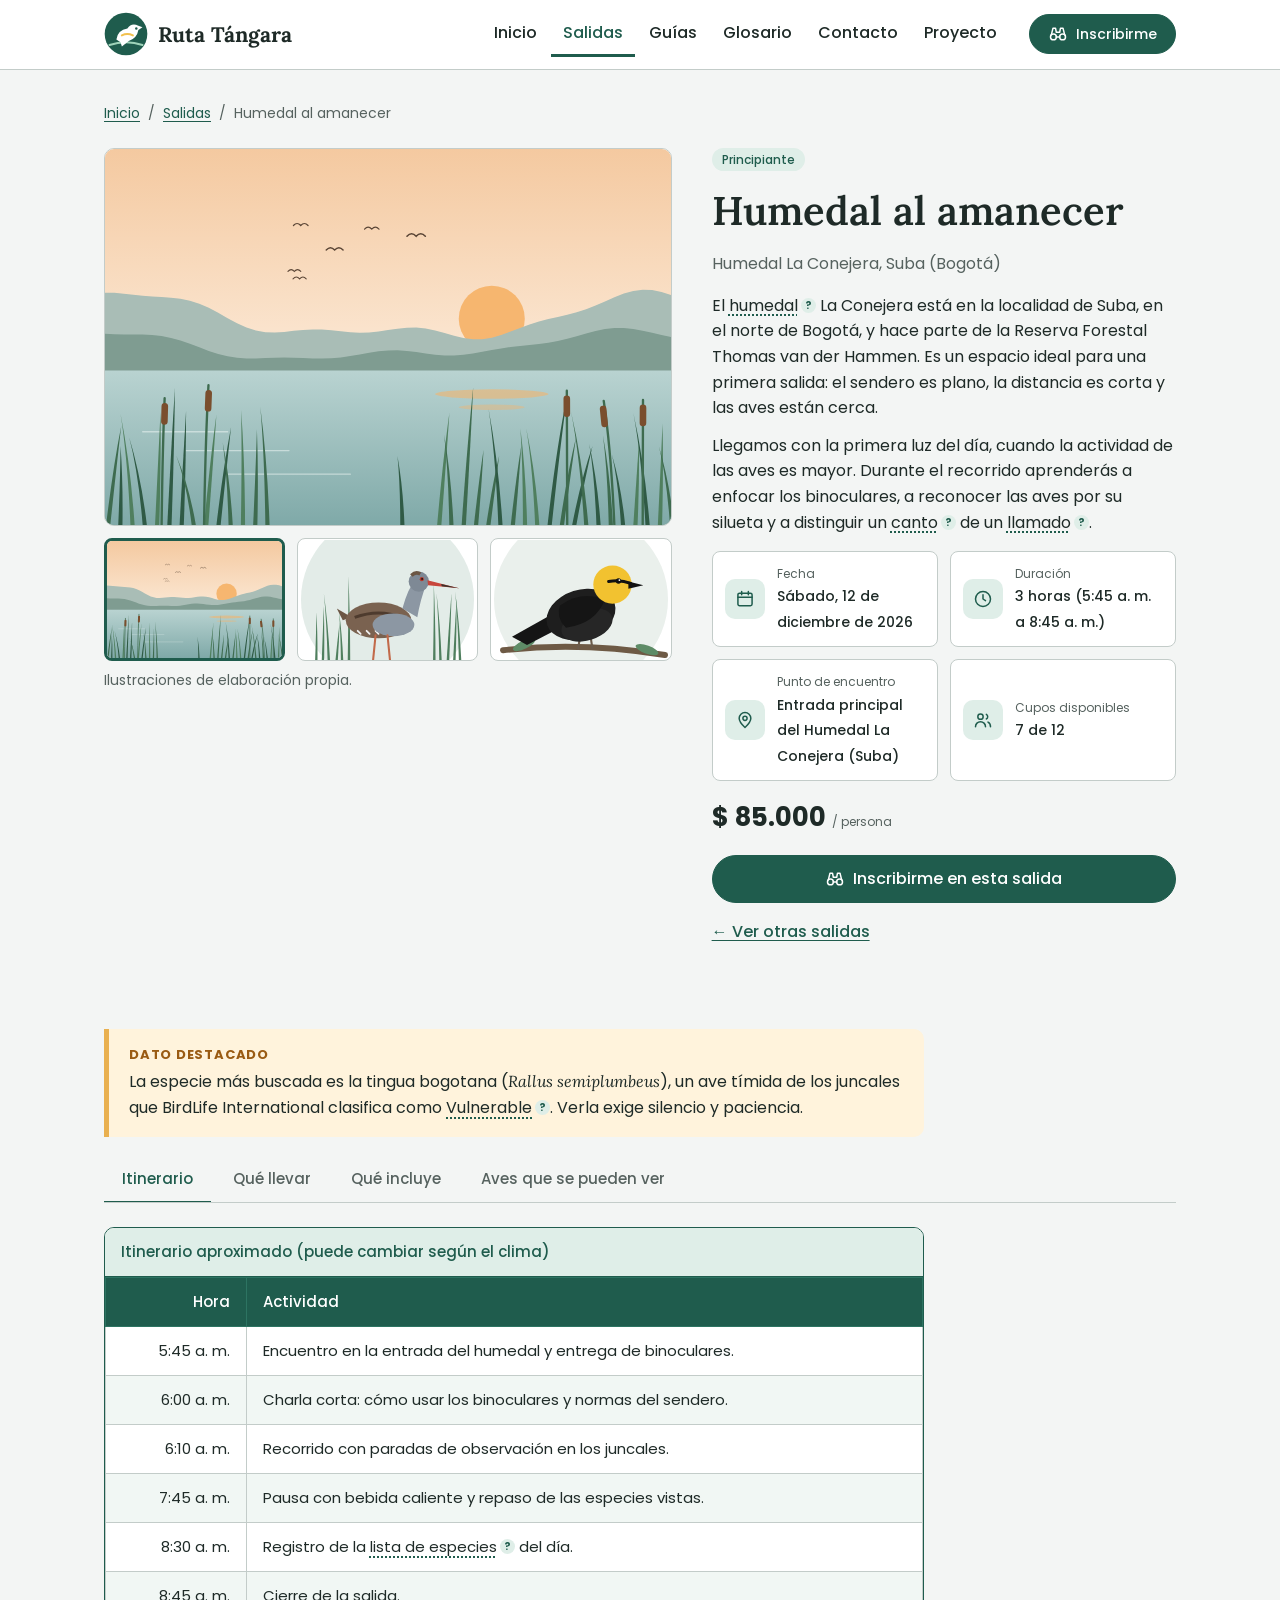
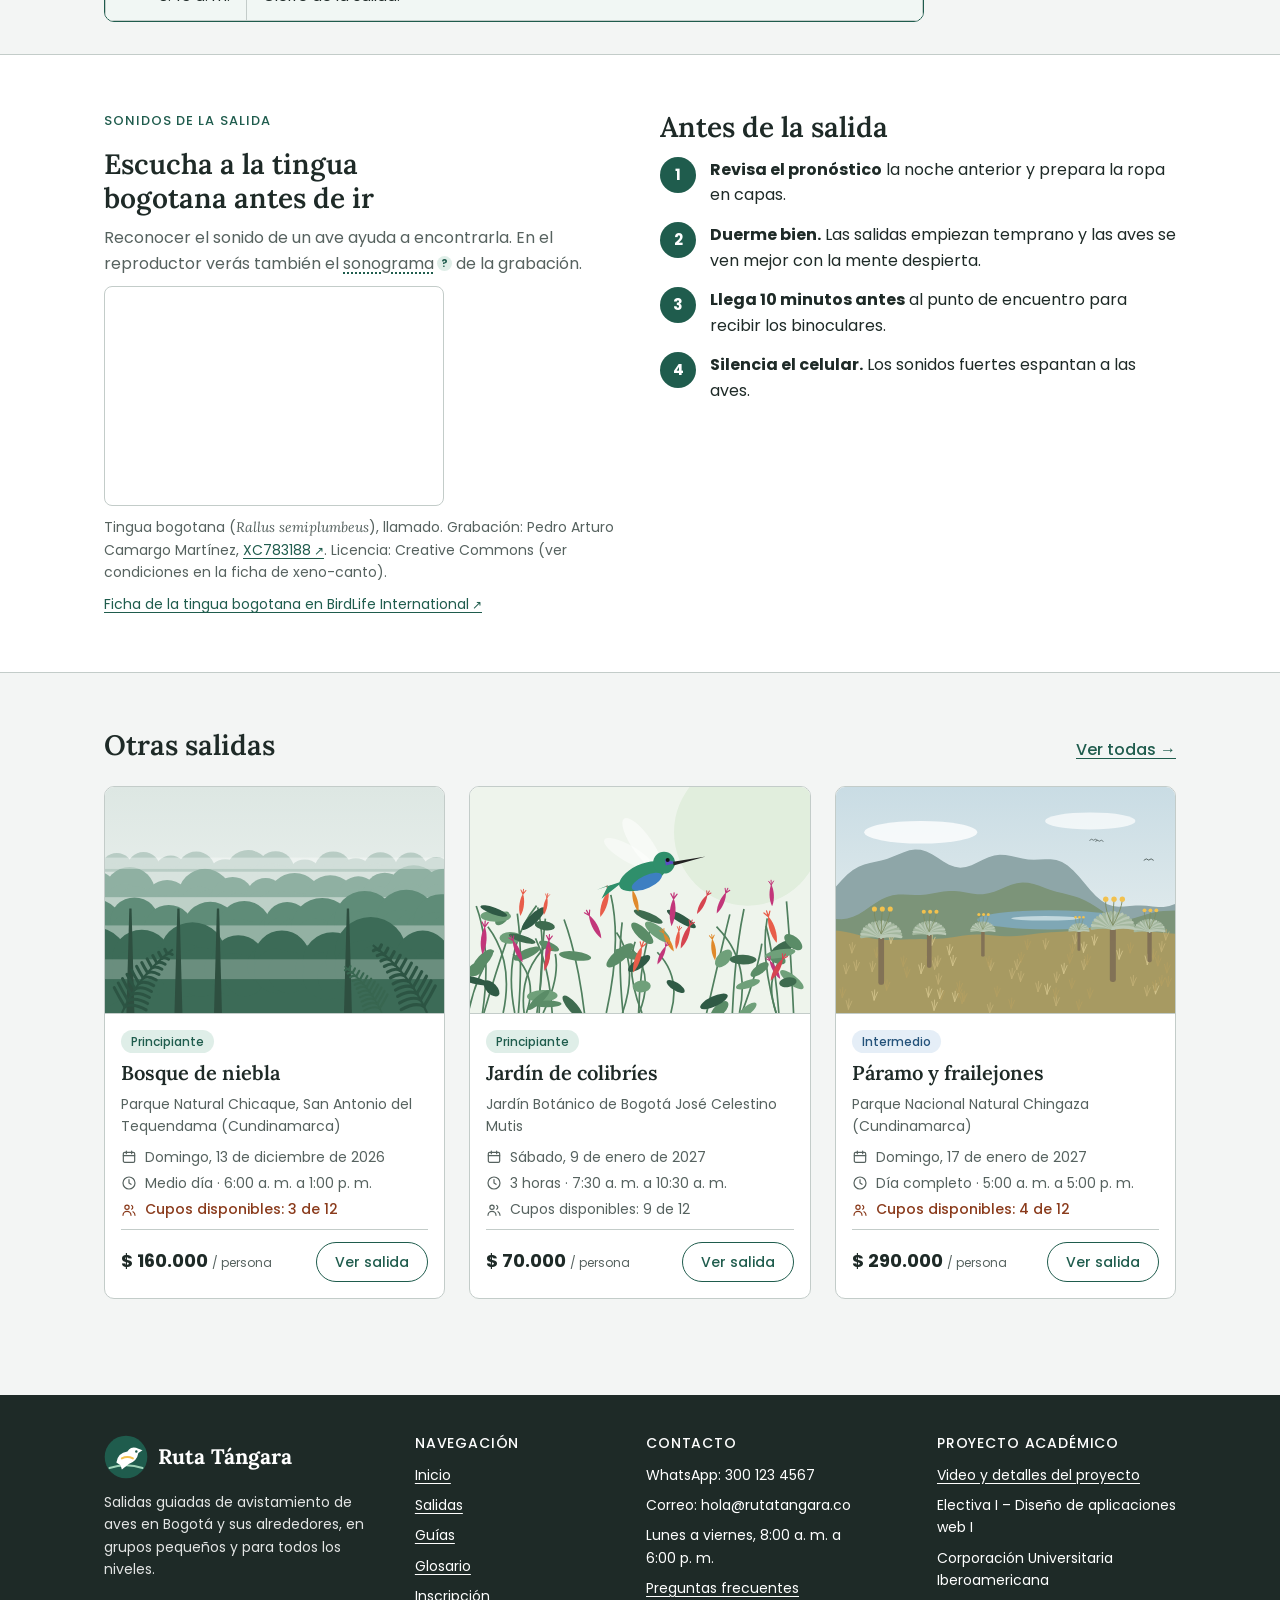
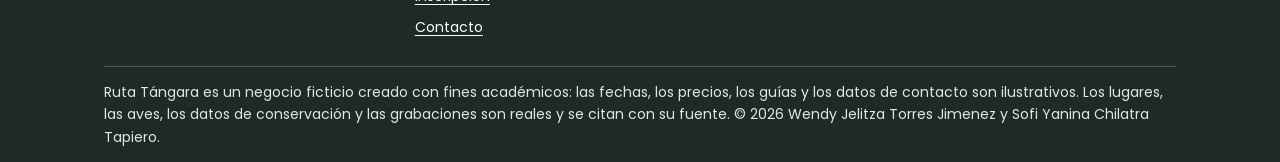
<file: salida.html>
<!DOCTYPE html>
<html lang="es">
<head>
<meta charset="utf-8">
<meta name="viewport" content="width=device-width, initial-scale=1">
<title>Salida · Ruta Tángara</title>
<meta name="description" content="Ficha de la salida: itinerario, qué llevar, qué incluye y aves que se pueden ver.">
<meta name="theme-color" content="#1F5C4D">
<link rel="icon" href="img/favicon.svg" type="image/svg+xml">
<link rel="stylesheet" href="css/estilos.css">
</head>
<body>
<svg width="0" height="0" style="position:absolute" aria-hidden="true" focusable="false">
  <symbol id="i-bino" viewBox="0 0 24 24"><circle cx="6.5" cy="15.5" r="3.5"/><circle cx="17.5" cy="15.5" r="3.5"/><path d="M10 15.5h4M4 13l2-8h3l1 5M20 13l-2-8h-3l-1 5M10 10h4"/></symbol>
  <symbol id="i-cal" viewBox="0 0 24 24"><rect x="3.5" y="5" width="17" height="15" rx="2"/><path d="M3.5 10h17M8 3v4M16 3v4"/></symbol>
  <symbol id="i-clock" viewBox="0 0 24 24"><circle cx="12" cy="12" r="9"/><path d="M12 7v5l3 2"/></symbol>
  <symbol id="i-pin" viewBox="0 0 24 24"><path d="M12 21s7-6.2 7-11a7 7 0 0 0-14 0c0 4.8 7 11 7 11z"/><circle cx="12" cy="10" r="2.5"/></symbol>
  <symbol id="i-users" viewBox="0 0 24 24"><circle cx="9" cy="8" r="3.2"/><path d="M3 20c0-3.3 2.7-6 6-6s6 2.7 6 6"/><path d="M16 5.2a3.2 3.2 0 0 1 0 5.6M18 14.5c1.8.9 3 2.9 3 5.5"/></symbol>
  <symbol id="i-mail" viewBox="0 0 24 24"><rect x="3" y="5" width="18" height="14" rx="2"/><path d="M3 7l9 6 9-6"/></symbol>
  <symbol id="i-chat" viewBox="0 0 24 24"><path d="M4 5h16v11H9l-5 4V5z"/><path d="M8 9h8M8 12h5"/></symbol>
  <symbol id="i-check" viewBox="0 0 24 24"><path d="M5 12.5l4.5 4.5L19 7.5"/></symbol>
  <symbol id="i-leaf" viewBox="0 0 24 24"><path d="M5 19c0-8 5-13 15-14-1 10-6 15-14 15"/><path d="M5 19c3-5 6-8 10-10"/></symbol>
  <symbol id="i-shield" viewBox="0 0 24 24"><path d="M12 3l8 3v6c0 4.5-3.2 7.8-8 9-4.8-1.2-8-4.5-8-9V6l8-3z"/><path d="M8.5 12l2.5 2.5 4.5-5"/></symbol>
  <symbol id="i-info" viewBox="0 0 24 24"><circle cx="12" cy="12" r="9"/><path d="M12 11v6M12 7.5v.5"/></symbol>
  <symbol id="i-copy" viewBox="0 0 24 24"><rect x="8" y="8" width="12" height="12" rx="2"/><path d="M16 8V6a2 2 0 0 0-2-2H6a2 2 0 0 0-2 2v8a2 2 0 0 0 2 2h2"/></symbol>
  <symbol id="i-menu" viewBox="0 0 24 24"><path d="M4 7h16M4 12h16M4 17h16"/></symbol>
  <symbol id="i-play" viewBox="0 0 24 24"><circle cx="12" cy="12" r="9"/><path d="M10 8.5l5 3.5-5 3.5z"/></symbol>
</svg>
<a class="saltar" href="#contenido">Saltar al contenido</a>

<header class="site-head">
  <div class="wrap">
    <a class="brand" href="index.html" aria-label="Ruta Tángara, ir al inicio">
      <img src="img/logo.svg" alt="" width="44" height="44"><span>Ruta Tángara</span>
    </a>
    <button type="button" class="menu-btn" aria-expanded="false" aria-controls="menu-principal"><svg class="ic" aria-hidden="true"><use href="#i-menu"/></svg>Menú</button>
    <nav class="main-nav" id="menu-principal" aria-label="Navegación principal">
      <ul><li><a href="index.html">Inicio</a></li><li><a href="salidas.html" aria-current="page">Salidas</a></li><li><a href="guias.html">Guías</a></li><li><a href="glosario.html">Glosario</a></li><li><a href="contacto.html">Contacto</a></li><li><a href="proyecto.html">Proyecto</a></li><li class="solo-movil"><a href="inscripcion.html">Inscribirme</a></li></ul>
    </nav>
    <a class="btn primary small head-inscribirme" href="inscripcion.html"><svg class="ic" aria-hidden="true"><use href="#i-bino"/></svg>Inscribirme</a>
  </div>
</header>

<main id="contenido">

<section class="block tight" id="detalle">
  <div class="wrap">
    <nav class="crumbs" aria-label="Ubicación"><ol><li><a href="index.html">Inicio</a></li><li><a href="salidas.html">Salidas</a></li><li aria-current="page"><span id="miga-actual">Salida</span></li></ol></nav>
    <div class="detail">
      <div class="gallery">
        <img class="principal" id="foto-principal" src="img/escenas/humedal.svg" alt="" width="1200" height="800">
        <div class="thumbs" id="miniaturas"></div>
        <p class="small muted" style="margin-top:8px">Ilustraciones de elaboración propia.</p>
      </div>
      <div class="info">
        <span class="tag" id="nivel"></span>
        <h1 id="titulo"></h1>
        <p class="muted" id="lugar"></p>
        <div class="texto" id="descripcion"></div>
        <div class="facts" id="hechos"></div>
        <span class="price" style="font-size:26px" id="valor"></span>
        <a class="btn primary block" id="btn-inscribir" href="inscripcion.html"><svg class="ic" aria-hidden="true"><use href="#i-bino"/></svg>Inscribirme en esta salida</a>
        <a class="link" href="salidas.html">← Ver otras salidas</a>
      </div>
    </div>
  </div>
</section>

<section class="block tight">
  <div class="wrap">
    <div class="destacado" id="destacado" style="max-width:820px"></div>
    <div class="tabs" role="tablist" aria-label="Información de la salida">
      <button type="button" role="tab" id="tab-itinerario" aria-controls="panel-itinerario">Itinerario</button>
      <button type="button" role="tab" id="tab-llevar" aria-controls="panel-llevar">Qué llevar</button>
      <button type="button" role="tab" id="tab-incluye" aria-controls="panel-incluye">Qué incluye</button>
      <button type="button" role="tab" id="tab-aves" aria-controls="panel-aves">Aves que se pueden ver</button>
    </div>
    <div role="tabpanel" id="panel-itinerario" aria-labelledby="tab-itinerario">
      <div class="tabla-wrap">
        <table class="tabla" id="tabla-itinerario">
          <caption>Itinerario aproximado (puede cambiar según el clima)</caption>
          <thead><tr><th scope="col" class="num">Hora</th><th scope="col">Actividad</th></tr></thead>
          <tbody></tbody>
        </table>
      </div>
    </div>
    <div role="tabpanel" id="panel-llevar" aria-labelledby="tab-llevar" hidden>
      <ul class="check" id="lista-llevar"></ul>
    </div>
    <div role="tabpanel" id="panel-incluye" aria-labelledby="tab-incluye" hidden>
      <ul class="check" id="lista-incluye"></ul>
    </div>
    <div role="tabpanel" id="panel-aves" aria-labelledby="tab-aves" hidden>
      <div class="aves-lista" id="lista-aves"></div>
      <p class="small muted" style="margin-top:12px">Ninguna especie está garantizada: las aves son silvestres y su presencia depende del clima y la época.</p>
    </div>
  </div>
</section>

<section class="block band">
  <div class="wrap grid2" style="align-items:start">
    <div class="audio">
      <span class="eyebrow">Sonidos de la salida</span>
      <h2 id="audio-titulo">Escucha antes de ir</h2>
      <p class="muted">Reconocer el sonido de un ave ayuda a encontrarla. En el reproductor verás también el <a class="termino" href="glosario.html#sonograma">sonograma</a> de la grabación.</p>
      <div id="audio" class="audio"></div>
      <p class="small" id="mas-info"></p>
    </div>
    <div class="texto">
      <h2>Antes de la salida</h2>
      <ol class="pasos">
        <li><div><strong>Revisa el pronóstico</strong> la noche anterior y prepara la ropa en capas.</div></li>
        <li><div><strong>Duerme bien.</strong> Las salidas empiezan temprano y las aves se ven mejor con la mente despierta.</div></li>
        <li><div><strong>Llega 10 minutos antes</strong> al punto de encuentro para recibir los binoculares.</div></li>
        <li><div><strong>Silencia el celular.</strong> Los sonidos fuertes espantan a las aves.</div></li>
      </ol>
    </div>
  </div>
</section>

<section class="block">
  <div class="wrap">
    <div class="head-row"><h2>Otras salidas</h2><a class="link" href="salidas.html">Ver todas →</a></div>
    <div class="grid3" id="otras"></div>
  </div>
</section>

</main>

<footer class="site-foot">
  <div class="wrap">
    <div class="cols">
      <div>
        <a class="brand" href="index.html"><img src="img/logo.svg" alt="" width="44" height="44"><span>Ruta Tángara</span></a>
        <p>Salidas guiadas de avistamiento de aves en Bogotá y sus alrededores, en grupos pequeños y para todos los niveles.</p>
      </div>
      <div>
        <h2>Navegación</h2>
        <ul>
          <li><a href="index.html">Inicio</a></li>
          <li><a href="salidas.html">Salidas</a></li>
          <li><a href="guias.html">Guías</a></li>
          <li><a href="glosario.html">Glosario</a></li>
          <li><a href="inscripcion.html">Inscripción</a></li>
          <li><a href="contacto.html">Contacto</a></li>
        </ul>
      </div>
      <div>
        <h2>Contacto</h2>
        <ul>
          <li>WhatsApp: 300 123 4567</li>
          <li>Correo: hola@rutatangara.co</li>
          <li>Lunes a viernes, 8:00 a. m. a 6:00 p. m.</li>
          <li><a href="contacto.html#preguntas">Preguntas frecuentes</a></li>
        </ul>
      </div>
      <div>
        <h2>Proyecto académico</h2>
        <ul>
          <li><a href="proyecto.html">Video y detalles del proyecto</a></li>
          <li>Electiva I – Diseño de aplicaciones web I</li>
          <li>Corporación Universitaria Iberoamericana</li>
        </ul>
      </div>
    </div>
    <p class="legal">Ruta Tángara es un negocio ficticio creado con fines académicos: las fechas, los precios, los guías y los datos de contacto son ilustrativos. Los lugares, las aves, los datos de conservación y las grabaciones son reales y se citan con su fuente. © <span id="anio">2026</span> Wendy Jelitza Torres Jimenez y Sofi Yanina Chilatra Tapiero.</p>
  </div>
</footer>

<script src="js/datos.js"></script>
<script src="js/app.js"></script>
</body>
</html>
</file>
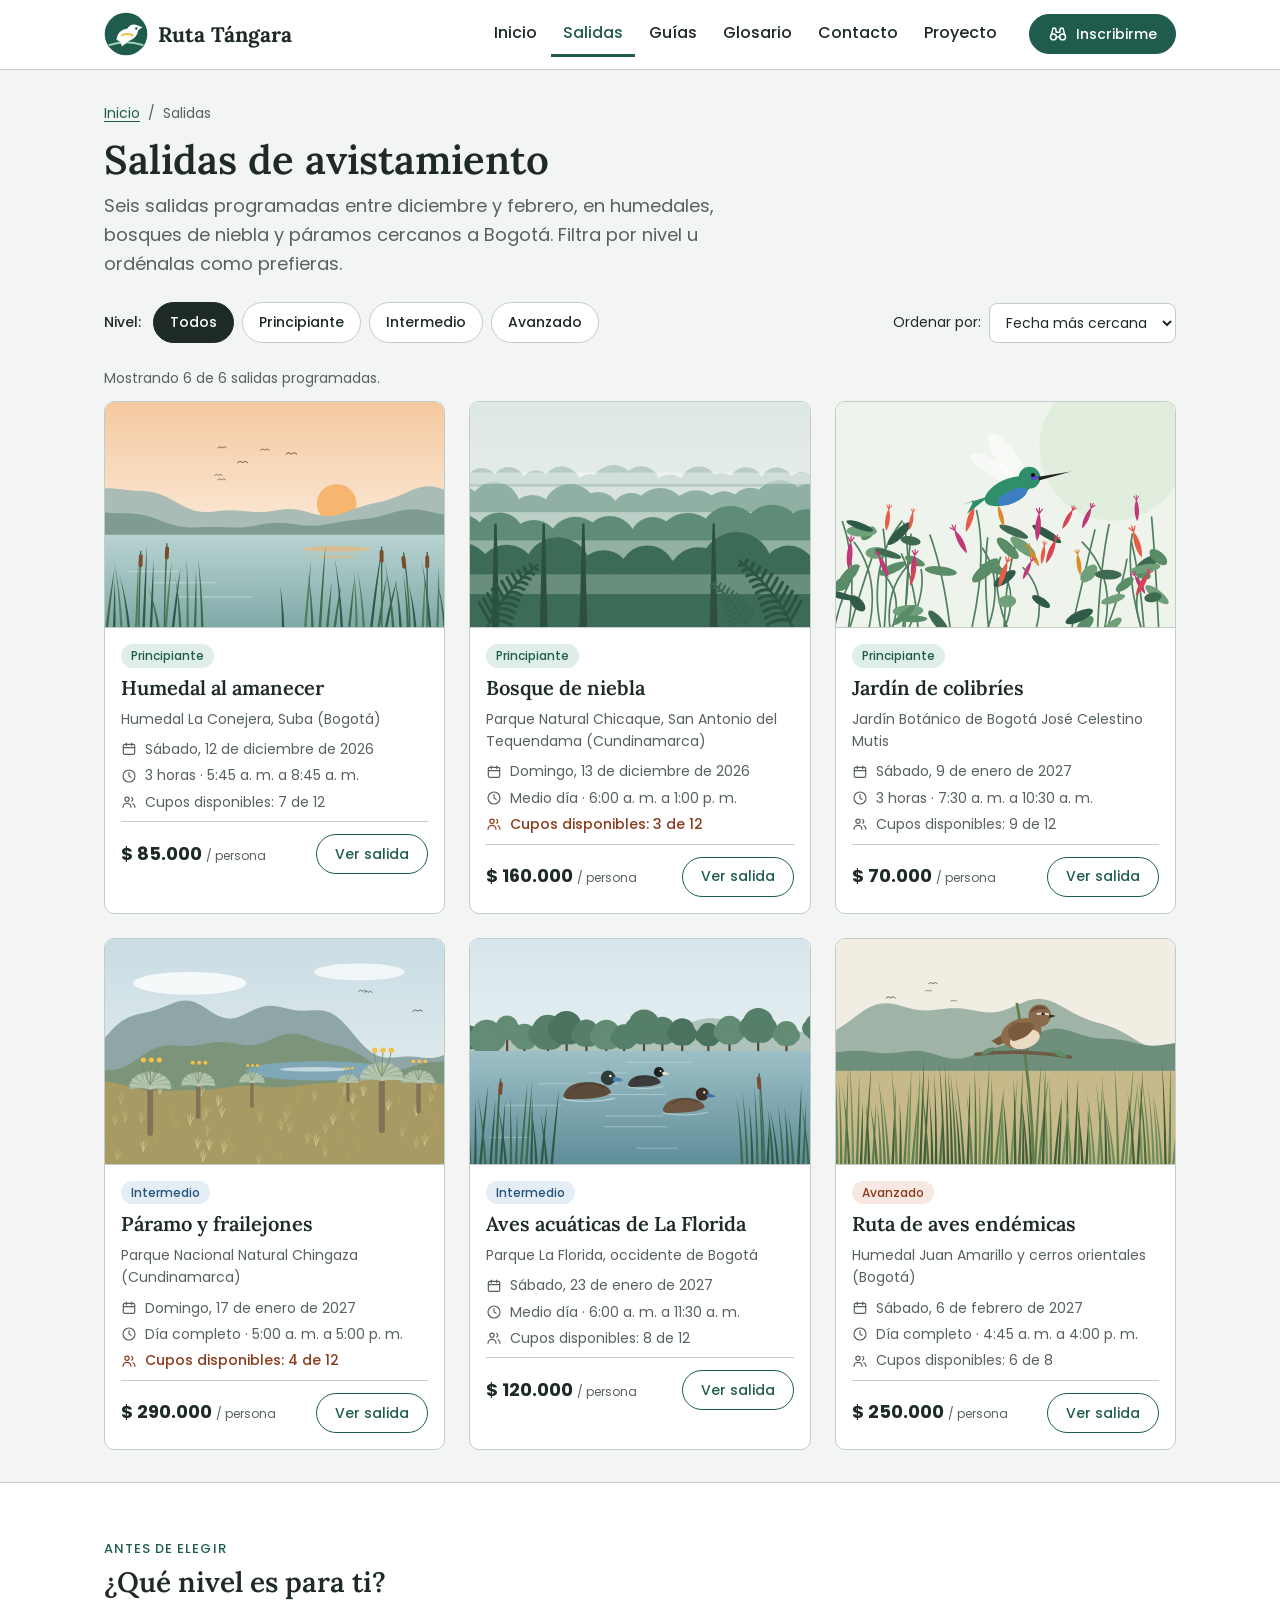
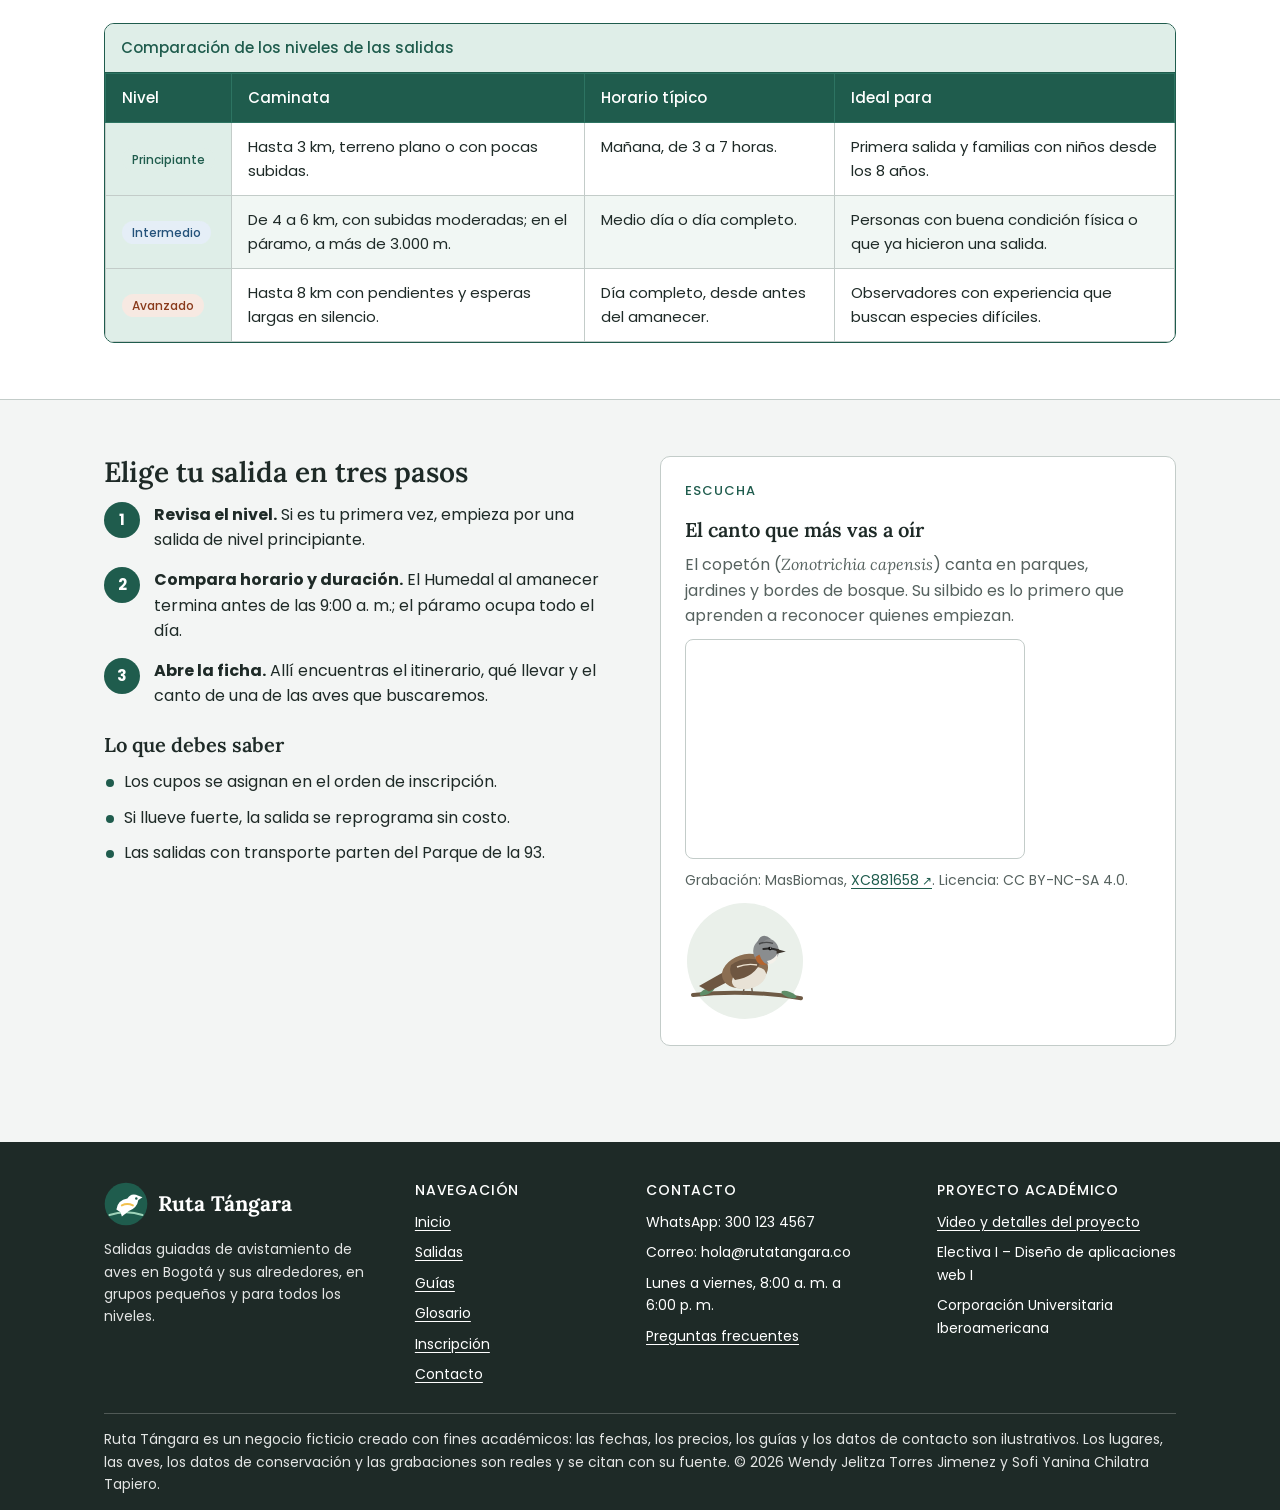
<file: salidas.html>
<!DOCTYPE html>
<html lang="es">
<head>
<meta charset="utf-8">
<meta name="viewport" content="width=device-width, initial-scale=1">
<title>Salidas · Ruta Tángara</title>
<meta name="description" content="Calendario de salidas de avistamiento de aves con filtro por nivel y orden por fecha o valor.">
<meta name="theme-color" content="#1F5C4D">
<link rel="icon" href="img/favicon.svg" type="image/svg+xml">
<link rel="stylesheet" href="css/estilos.css">
</head>
<body>
<svg width="0" height="0" style="position:absolute" aria-hidden="true" focusable="false">
  <symbol id="i-bino" viewBox="0 0 24 24"><circle cx="6.5" cy="15.5" r="3.5"/><circle cx="17.5" cy="15.5" r="3.5"/><path d="M10 15.5h4M4 13l2-8h3l1 5M20 13l-2-8h-3l-1 5M10 10h4"/></symbol>
  <symbol id="i-cal" viewBox="0 0 24 24"><rect x="3.5" y="5" width="17" height="15" rx="2"/><path d="M3.5 10h17M8 3v4M16 3v4"/></symbol>
  <symbol id="i-clock" viewBox="0 0 24 24"><circle cx="12" cy="12" r="9"/><path d="M12 7v5l3 2"/></symbol>
  <symbol id="i-pin" viewBox="0 0 24 24"><path d="M12 21s7-6.2 7-11a7 7 0 0 0-14 0c0 4.8 7 11 7 11z"/><circle cx="12" cy="10" r="2.5"/></symbol>
  <symbol id="i-users" viewBox="0 0 24 24"><circle cx="9" cy="8" r="3.2"/><path d="M3 20c0-3.3 2.7-6 6-6s6 2.7 6 6"/><path d="M16 5.2a3.2 3.2 0 0 1 0 5.6M18 14.5c1.8.9 3 2.9 3 5.5"/></symbol>
  <symbol id="i-mail" viewBox="0 0 24 24"><rect x="3" y="5" width="18" height="14" rx="2"/><path d="M3 7l9 6 9-6"/></symbol>
  <symbol id="i-chat" viewBox="0 0 24 24"><path d="M4 5h16v11H9l-5 4V5z"/><path d="M8 9h8M8 12h5"/></symbol>
  <symbol id="i-check" viewBox="0 0 24 24"><path d="M5 12.5l4.5 4.5L19 7.5"/></symbol>
  <symbol id="i-leaf" viewBox="0 0 24 24"><path d="M5 19c0-8 5-13 15-14-1 10-6 15-14 15"/><path d="M5 19c3-5 6-8 10-10"/></symbol>
  <symbol id="i-shield" viewBox="0 0 24 24"><path d="M12 3l8 3v6c0 4.5-3.2 7.8-8 9-4.8-1.2-8-4.5-8-9V6l8-3z"/><path d="M8.5 12l2.5 2.5 4.5-5"/></symbol>
  <symbol id="i-info" viewBox="0 0 24 24"><circle cx="12" cy="12" r="9"/><path d="M12 11v6M12 7.5v.5"/></symbol>
  <symbol id="i-copy" viewBox="0 0 24 24"><rect x="8" y="8" width="12" height="12" rx="2"/><path d="M16 8V6a2 2 0 0 0-2-2H6a2 2 0 0 0-2 2v8a2 2 0 0 0 2 2h2"/></symbol>
  <symbol id="i-menu" viewBox="0 0 24 24"><path d="M4 7h16M4 12h16M4 17h16"/></symbol>
  <symbol id="i-play" viewBox="0 0 24 24"><circle cx="12" cy="12" r="9"/><path d="M10 8.5l5 3.5-5 3.5z"/></symbol>
</svg>
<a class="saltar" href="#contenido">Saltar al contenido</a>

<header class="site-head">
  <div class="wrap">
    <a class="brand" href="index.html" aria-label="Ruta Tángara, ir al inicio">
      <img src="img/logo.svg" alt="" width="44" height="44"><span>Ruta Tángara</span>
    </a>
    <button type="button" class="menu-btn" aria-expanded="false" aria-controls="menu-principal"><svg class="ic" aria-hidden="true"><use href="#i-menu"/></svg>Menú</button>
    <nav class="main-nav" id="menu-principal" aria-label="Navegación principal">
      <ul><li><a href="index.html">Inicio</a></li><li><a href="salidas.html" aria-current="page">Salidas</a></li><li><a href="guias.html">Guías</a></li><li><a href="glosario.html">Glosario</a></li><li><a href="contacto.html">Contacto</a></li><li><a href="proyecto.html">Proyecto</a></li><li class="solo-movil"><a href="inscripcion.html">Inscribirme</a></li></ul>
    </nav>
    <a class="btn primary small head-inscribirme" href="inscripcion.html"><svg class="ic" aria-hidden="true"><use href="#i-bino"/></svg>Inscribirme</a>
  </div>
</header>

<main id="contenido">

<section class="block tight">
  <div class="wrap">
    <nav class="crumbs" aria-label="Ubicación"><ol><li><a href="index.html">Inicio</a></li><li aria-current="page">Salidas</li></ol></nav>
    <h1 style="margin-top:12px">Salidas de avistamiento</h1>
    <p class="lead" style="margin-top:8px">Seis salidas programadas entre diciembre y febrero, en humedales, bosques de niebla y páramos cercanos a Bogotá. Filtra por nivel u ordénalas como prefieras.</p>

    <div class="toolbar">
      <div class="chips" role="group" aria-label="Filtrar por nivel"><b>Nivel:</b>
        <button type="button" class="chip" data-nivel="Todos" aria-pressed="true">Todos</button>
        <button type="button" class="chip" data-nivel="Principiante" aria-pressed="false">Principiante</button>
        <button type="button" class="chip" data-nivel="Intermedio" aria-pressed="false">Intermedio</button>
        <button type="button" class="chip" data-nivel="Avanzado" aria-pressed="false">Avanzado</button>
      </div>
      <label class="orden">Ordenar por:
        <select id="orden">
          <option value="fecha">Fecha más cercana</option>
          <option value="menor">Menor valor</option>
          <option value="mayor">Mayor valor</option>
        </select>
      </label>
    </div>
    <p class="small muted" id="conteo" aria-live="polite"></p>
    <div class="grid3" id="grilla-salidas" style="margin-top:12px"></div>
  </div>
</section>

<section class="block band">
  <div class="wrap">
    <div class="head-row"><div><span class="eyebrow">Antes de elegir</span><h2>¿Qué nivel es para ti?</h2></div></div>
    <div class="tabla-wrap">
      <table class="tabla">
        <caption>Comparación de los niveles de las salidas</caption>
        <thead><tr><th scope="col">Nivel</th><th scope="col">Caminata</th><th scope="col">Horario típico</th><th scope="col">Ideal para</th></tr></thead>
        <tbody>
          <tr><th scope="row"><span class="tag Principiante">Principiante</span></th><td>Hasta 3 km, terreno plano o con pocas subidas.</td><td>Mañana, de 3 a 7 horas.</td><td>Primera salida y familias con niños desde los 8 años.</td></tr>
          <tr><th scope="row"><span class="tag Intermedio">Intermedio</span></th><td>De 4 a 6 km, con subidas moderadas; en el páramo, a más de 3.000 m.</td><td>Medio día o día completo.</td><td>Personas con buena condición física o que ya hicieron una salida.</td></tr>
          <tr><th scope="row"><span class="tag Avanzado">Avanzado</span></th><td>Hasta 8 km con pendientes y esperas largas en silencio.</td><td>Día completo, desde antes del amanecer.</td><td>Observadores con experiencia que buscan especies difíciles.</td></tr>
        </tbody>
      </table>
    </div>
  </div>
</section>

<section class="block">
  <div class="wrap grid2" style="align-items:start">
    <div class="texto">
      <h2>Elige tu salida en tres pasos</h2>
      <ol class="pasos">
        <li><div><strong>Revisa el nivel.</strong> Si es tu primera vez, empieza por una salida de nivel principiante.</div></li>
        <li><div><strong>Compara horario y duración.</strong> El Humedal al amanecer termina antes de las 9:00 a. m.; el páramo ocupa todo el día.</div></li>
        <li><div><strong>Abre la ficha.</strong> Allí encuentras el itinerario, qué llevar y el canto de una de las aves que buscaremos.</div></li>
      </ol>
      <h3>Lo que debes saber</h3>
      <ul class="puntos">
        <li>Los cupos se asignan en el orden de inscripción.</li>
        <li>Si llueve fuerte, la salida se reprograma sin costo.</li>
        <li>Las salidas con transporte parten del Parque de la 93.</li>
      </ul>
    </div>
    <div class="card pad audio">
      <span class="eyebrow">Escucha</span>
      <h3>El canto que más vas a oír</h3>
      <p class="muted">El copetón (<i class="cientifico">Zonotrichia capensis</i>) canta en parques, jardines y bordes de bosque. Su silbido es lo primero que aprenden a reconocer quienes empiezan.</p>
      <iframe src="https://www.xeno-canto.org/881658/embed" scrolling="no" loading="lazy" title="Canto del copetón en xeno-canto"></iframe>
      <p class="small muted">Grabación: MasBiomas, <a class="ext" href="https://www.xeno-canto.org/881658" target="_blank" rel="noopener">XC881658</a>. Licencia: CC BY-NC-SA 4.0.</p>
      <img src="img/aves/copeton.svg" alt="Ilustración de un copetón con su copete y su collar rojizo" width="160" height="160" loading="lazy" style="width:120px">
    </div>
  </div>
</section>

</main>

<footer class="site-foot">
  <div class="wrap">
    <div class="cols">
      <div>
        <a class="brand" href="index.html"><img src="img/logo.svg" alt="" width="44" height="44"><span>Ruta Tángara</span></a>
        <p>Salidas guiadas de avistamiento de aves en Bogotá y sus alrededores, en grupos pequeños y para todos los niveles.</p>
      </div>
      <div>
        <h2>Navegación</h2>
        <ul>
          <li><a href="index.html">Inicio</a></li>
          <li><a href="salidas.html">Salidas</a></li>
          <li><a href="guias.html">Guías</a></li>
          <li><a href="glosario.html">Glosario</a></li>
          <li><a href="inscripcion.html">Inscripción</a></li>
          <li><a href="contacto.html">Contacto</a></li>
        </ul>
      </div>
      <div>
        <h2>Contacto</h2>
        <ul>
          <li>WhatsApp: 300 123 4567</li>
          <li>Correo: hola@rutatangara.co</li>
          <li>Lunes a viernes, 8:00 a. m. a 6:00 p. m.</li>
          <li><a href="contacto.html#preguntas">Preguntas frecuentes</a></li>
        </ul>
      </div>
      <div>
        <h2>Proyecto académico</h2>
        <ul>
          <li><a href="proyecto.html">Video y detalles del proyecto</a></li>
          <li>Electiva I – Diseño de aplicaciones web I</li>
          <li>Corporación Universitaria Iberoamericana</li>
        </ul>
      </div>
    </div>
    <p class="legal">Ruta Tángara es un negocio ficticio creado con fines académicos: las fechas, los precios, los guías y los datos de contacto son ilustrativos. Los lugares, las aves, los datos de conservación y las grabaciones son reales y se citan con su fuente. © <span id="anio">2026</span> Wendy Jelitza Torres Jimenez y Sofi Yanina Chilatra Tapiero.</p>
  </div>
</footer>

<script src="js/datos.js"></script>
<script src="js/app.js"></script>
</body>
</html>
</file>
<file: css/estilos.css>
/* =========================================================
   Ruta Tángara · Hoja de estilos principal
   Basada en las decisiones del wireframe (Actividad 2):
   neutros gris verdosos + acento verde profundo para las acciones,
   Lora para títulos y Poppins para textos, contenedor de 1120 px
   y espaciado en múltiplos de 8 px.
   ========================================================= */

/* ---------- Fuentes alojadas en el propio sitio ---------- */
@font-face { font-family: "Lora"; src: url("../fonts/Lora-Variable.ttf") format("truetype"); font-weight: 400 700; font-style: normal; font-display: swap; }
@font-face { font-family: "Lora"; src: url("../fonts/Lora-Italic-Variable.ttf") format("truetype"); font-weight: 400 700; font-style: italic; font-display: swap; }
@font-face { font-family: "Poppins"; src: url("../fonts/Poppins-Regular.ttf") format("truetype"); font-weight: 400; font-display: swap; }
@font-face { font-family: "Poppins"; src: url("../fonts/Poppins-Italic.ttf") format("truetype"); font-weight: 400; font-style: italic; font-display: swap; }
@font-face { font-family: "Poppins"; src: url("../fonts/Poppins-Medium.ttf") format("truetype"); font-weight: 500; font-display: swap; }
@font-face { font-family: "Poppins"; src: url("../fonts/Poppins-Bold.ttf") format("truetype"); font-weight: 700; font-display: swap; }

/* ---------- Variables de diseño ---------- */
:root {
  color-scheme: light;
  --bg: #F3F5F4;            /* fondo general */
  --surface: #FFFFFF;       /* tarjetas, campos y franjas */
  --ink: #1E2A27;           /* texto principal */
  --muted: #56625F;         /* texto secundario */
  --line: #C3CCC9;          /* bordes y divisores */
  --fill: #E1E7E5;          /* rellenos suaves */
  --accent: #1F5C4D;        /* acciones y estados activos */
  --accent-dark: #164539;   /* acento al pasar el cursor */
  --accent-soft: #DFEEE8;   /* realce suave del acento */
  --row: #F1F7F4;           /* filas alternas de las tablas */
  --warm: #9A5B13;          /* texto sobre fondo cálido */
  --warm-soft: #FFF3DC;     /* fondo de recuadros destacados */
  --warm-line: #E9B04F;     /* borde de recuadros destacados */
  --mark: #FCE6AE;          /* resaltado de tramos de texto */
  --danger: #A12C2C;        /* mensajes de error */
  --font-display: "Lora", Georgia, "Times New Roman", serif;
  --font-body: "Poppins", "Segoe UI", Arial, sans-serif;
  --font-mono: "Cascadia Code", Consolas, "Courier New", monospace;
  --radius: 10px;
  --wrap: 1120px;
  --shadow: 0 1px 2px rgba(30, 42, 39, .06), 0 6px 18px rgba(30, 42, 39, .06);
}

/* ---------- Base ---------- */
* { box-sizing: border-box; }
[hidden] { display: none !important; }
html { scroll-behavior: smooth; }
body { margin: 0; background: var(--bg); color: var(--ink); font-family: var(--font-body); font-size: 16px; line-height: 1.6; }
img { max-width: 100%; height: auto; display: block; }
a { color: var(--accent); text-underline-offset: 3px; }
a:hover { color: var(--accent-dark); }
h1, h2, h3, h4 { font-family: var(--font-display); font-weight: 600; line-height: 1.2; margin: 0; text-wrap: balance; }
h1 { font-size: 40px; }
h2 { font-size: 28px; }
h3 { font-size: 20px; }
h4 { font-size: 17px; font-family: var(--font-body); font-weight: 500; }
p { margin: 0; }
p + p { margin-top: 12px; }
em.cientifico, i.cientifico { font-family: var(--font-display); font-style: italic; }
mark { background: var(--mark); color: inherit; padding: 0 3px; border-radius: 3px; }
code, kbd { font-family: var(--font-mono); font-size: .92em; background: var(--fill); padding: 1px 6px; border-radius: 4px; }
svg.ic { width: 20px; height: 20px; fill: none; stroke: currentColor; stroke-width: 1.8; stroke-linecap: round; stroke-linejoin: round; flex: none; }
:focus-visible { outline: 3px solid var(--accent); outline-offset: 2px; }
.wrap { max-width: var(--wrap); margin: 0 auto; padding: 0 24px; }
.saltar { position: absolute; left: -999px; top: 8px; background: var(--ink); color: #fff; padding: 8px 16px; border-radius: 8px; z-index: 20; }
.saltar:focus { left: 8px; color: #fff; }
.oculto-visual { position: absolute; width: 1px; height: 1px; overflow: hidden; clip: rect(0 0 0 0); white-space: nowrap; }

/* ---------- Encabezado ---------- */
.site-head { background: var(--surface); border-bottom: 1px solid var(--line); position: sticky; top: 0; z-index: 10; }
.site-head .wrap { display: flex; align-items: center; gap: 20px; padding-top: 12px; padding-bottom: 12px; }
.brand { display: flex; align-items: center; gap: 10px; text-decoration: none; color: var(--ink); margin-right: auto; }
.brand img { width: 44px; height: 44px; }
.brand span { font-family: var(--font-display); font-weight: 700; font-size: 21px; }
.main-nav ul { display: flex; gap: 2px; list-style: none; margin: 0; padding: 0; }
.main-nav a { display: block; text-decoration: none; color: var(--ink); padding: 8px 12px; font-weight: 500; border-bottom: 3px solid transparent; }
.main-nav a:hover { color: var(--accent); }
.main-nav a[aria-current="page"] { color: var(--accent); border-bottom-color: var(--accent); }
.main-nav .solo-movil { display: none; }
.menu-btn { display: none; align-items: center; gap: 8px; background: var(--surface); border: 1.5px solid var(--line); border-radius: 999px; padding: 8px 14px; font: inherit; font-weight: 500; color: var(--ink); cursor: pointer; }

/* ---------- Botones y enlaces ---------- */
.btn { display: inline-flex; align-items: center; justify-content: center; gap: 8px; min-height: 48px; padding: 10px 24px; border-radius: 999px; text-decoration: none; font: inherit; font-weight: 500; font-size: 16px; border: 1.5px solid var(--accent); cursor: pointer; transition: background .15s, color .15s; }
.btn.primary { background: var(--accent); color: #fff; }
.btn.primary:hover { background: var(--accent-dark); color: #fff; }
.btn.ghost { background: var(--surface); color: var(--accent); }
.btn.ghost:hover { background: var(--accent-soft); }
.btn.block { width: 100%; }
.btn.small { min-height: 40px; padding: 6px 18px; font-size: 14px; }
.link { font-weight: 500; }
a.ext::after { content: " ↗"; font-size: .85em; }
a.termino { color: inherit; text-decoration: underline dotted var(--accent); text-decoration-thickness: 2px; text-underline-offset: 4px; }
a.termino::after { content: "?"; display: inline-grid; place-items: center; width: 15px; height: 15px; margin-left: 3px; border-radius: 50%; background: var(--accent-soft); color: var(--accent); font-size: 10px; font-weight: 700; vertical-align: 2px; }
a.termino:hover { color: var(--accent); }

/* ---------- Componentes generales ---------- */
section.block { padding: 56px 0; }
section.block.tight { padding: 32px 0; }
.band { background: var(--surface); border-top: 1px solid var(--line); border-bottom: 1px solid var(--line); }
.head-row { display: flex; align-items: end; justify-content: space-between; gap: 16px; flex-wrap: wrap; margin-bottom: 24px; }
.eyebrow { display: block; font-size: 13px; font-weight: 500; letter-spacing: .08em; text-transform: uppercase; color: var(--accent); margin-bottom: 6px; }
.lead { font-size: 18px; color: var(--muted); max-width: 62ch; }
.muted { color: var(--muted); }
.small { font-size: 14px; }
.grid2 { display: grid; grid-template-columns: 1fr 1fr; gap: 40px; align-items: center; }
.grid3 { display: grid; grid-template-columns: repeat(3, 1fr); gap: 24px; }
.card { background: var(--surface); border: 1.5px solid var(--line); border-radius: var(--radius); }
.card.pad { padding: 24px; }
.stack { display: grid; gap: 16px; align-content: start; }
.texto { max-width: 70ch; }
.texto h2 { margin-bottom: 12px; }
.texto h3 { margin: 24px 0 8px; }
.texto h4 { margin: 16px 0 6px; }
.crumbs { font-size: 14px; color: var(--muted); display: flex; gap: 8px; flex-wrap: wrap; }
.crumbs ol { list-style: none; display: flex; gap: 8px; flex-wrap: wrap; margin: 0; padding: 0; }
.crumbs li + li::before { content: "/"; margin-right: 8px; color: var(--muted); }
.badge-ic { width: 44px; height: 44px; border-radius: 10px; background: var(--accent-soft); color: var(--accent); display: grid; place-items: center; flex: none; }
.cta { display: flex; align-items: center; justify-content: space-between; gap: 24px; flex-wrap: wrap; padding: 28px 32px; background: var(--accent-soft); border: 1.5px solid var(--accent); border-radius: var(--radius); }
.cta p { color: var(--muted); }
.tag { display: inline-block; justify-self: start; font-size: 12px; font-weight: 500; padding: 2px 10px; border-radius: 999px; background: var(--accent-soft); color: var(--accent); }
.tag.Intermedio { background: #E5EEF7; color: #24527A; }
.tag.Avanzado { background: #F7E9E2; color: #8A3B1C; }
.price { font-weight: 700; font-size: 18px; font-variant-numeric: tabular-nums; white-space: nowrap; }
.price small { font-weight: 400; font-size: 12px; color: var(--muted); }
.ilustracion { border-radius: var(--radius); border: 1.5px solid var(--line); background: var(--surface); width: 100%; height: auto; }
figure { margin: 0; }
figcaption { font-size: 13px; color: var(--muted); margin-top: 8px; }

/* Recuadro destacado (tramos importantes del texto) */
.destacado { border-left: 5px solid var(--warm-line); background: var(--warm-soft); padding: 16px 20px; border-radius: 0 var(--radius) var(--radius) 0; margin: 20px 0; }
.destacado strong:first-child { display: block; color: var(--warm); font-size: 13px; letter-spacing: .06em; text-transform: uppercase; margin-bottom: 4px; }
.nota { font-size: 13px; color: var(--muted); display: flex; gap: 8px; align-items: start; }
.nota svg.ic { width: 18px; height: 18px; margin-top: 2px; }

/* ---------- Listas ---------- */
ul.check, ul.puntos { list-style: none; margin: 12px 0 0; padding: 0; display: grid; gap: 10px; }
ul.check li { position: relative; padding-left: 34px; }
ul.check li::before { content: ""; position: absolute; left: 0; top: 2px; width: 22px; height: 22px; border-radius: 50%; background: var(--accent-soft) url("data:image/svg+xml,%3Csvg xmlns='http://www.w3.org/2000/svg' viewBox='0 0 24 24'%3E%3Cpath d='M6 12.5l4 4L18 8' fill='none' stroke='%231F5C4D' stroke-width='2.6' stroke-linecap='round' stroke-linejoin='round'/%3E%3C/svg%3E") center/16px no-repeat; }
ul.puntos li { padding-left: 20px; position: relative; }
ul.puntos li::before { content: ""; position: absolute; left: 2px; top: 10px; width: 8px; height: 8px; border-radius: 50%; background: var(--accent); }
ol.pasos { list-style: none; counter-reset: paso; margin: 12px 0 0; padding: 0; display: grid; gap: 14px; }
ol.pasos li { counter-increment: paso; display: grid; grid-template-columns: 36px 1fr; gap: 14px; align-items: start; }
ol.pasos li::before { content: counter(paso); width: 36px; height: 36px; border-radius: 50%; background: var(--accent); color: #fff; display: grid; place-items: center; font-weight: 700; font-size: 15px; }
ol.pasos.grandes { grid-template-columns: repeat(3, 1fr); gap: 24px; }
ol.pasos.grandes li { display: grid; grid-template-columns: 1fr; padding: 24px; background: var(--surface); border: 1.5px solid var(--line); border-radius: var(--radius); }
ol.pasos.grandes li::before { width: 44px; height: 44px; background: var(--accent-soft); color: var(--accent); font-size: 18px; }

/* ---------- Tablas ---------- */
.tabla-wrap { overflow-x: auto; border-radius: var(--radius); border: 1.5px solid var(--accent); background: var(--surface); }
table.tabla { width: 100%; border-collapse: collapse; font-size: 15px; }
table.tabla caption { caption-side: top; text-align: left; font-weight: 500; padding: 12px 16px; background: var(--accent-soft); color: var(--accent); border-bottom: 1.5px solid var(--accent); }
table.tabla th { background: var(--accent); color: #fff; text-align: left; font-weight: 500; padding: 12px 16px; border: 1px solid #2D7462; white-space: nowrap; }
table.tabla td { padding: 12px 16px; border: 1px solid var(--line); vertical-align: top; }
table.tabla tbody tr:nth-child(even) td { background: var(--row); }
table.tabla tbody th { background: var(--accent-soft); color: var(--ink); border-color: var(--line); white-space: normal; }
table.tabla .num { text-align: right; font-variant-numeric: tabular-nums; white-space: nowrap; }
table.tabla td.mini img { width: 56px; height: 56px; }
table.tabla tfoot td { background: var(--accent-soft); font-weight: 700; }

/* ---------- Inicio ---------- */
.hero .grid2 { grid-template-columns: 1.05fr .95fr; }
.hero .copy { display: grid; gap: 20px; justify-items: start; }
.hero .copy p { font-size: 18px; color: var(--muted); max-width: 46ch; }
.hero .actions { display: flex; gap: 12px; flex-wrap: wrap; }
.ecos { display: grid; grid-template-columns: repeat(3, 1fr); gap: 24px; margin-top: 24px; }
.ecos article { padding: 20px; display: grid; gap: 10px; align-content: start; }
.ecos img { width: 100%; border-radius: 8px; aspect-ratio: 3 / 2; object-fit: cover; }

/* ---------- Tarjeta de salida ---------- */
.trip { overflow: hidden; display: flex; flex-direction: column; transition: box-shadow .2s, transform .2s; }
.trip:hover { box-shadow: var(--shadow); transform: translateY(-2px); }
.trip img { aspect-ratio: 3 / 2; object-fit: cover; border-bottom: 1.5px solid var(--line); }
.trip .body { padding: 16px; display: grid; gap: 8px; flex: 1; align-content: start; }
.trip h3 a { color: inherit; text-decoration: none; }
.trip .lugar { font-size: 14px; color: var(--muted); }
.meta { list-style: none; margin: 0; padding: 0; display: grid; gap: 4px; font-size: 14px; color: var(--muted); }
.meta li { display: flex; align-items: center; gap: 8px; }
.meta svg.ic { width: 16px; height: 16px; }
.trip .foot { display: flex; align-items: center; justify-content: space-between; gap: 12px; margin-top: auto; padding-top: 12px; border-top: 1px solid var(--line); }
.pocos { color: #8A3B1C; font-weight: 500; }

/* ---------- Salidas ---------- */
.toolbar { display: flex; gap: 16px; align-items: center; justify-content: space-between; flex-wrap: wrap; margin: 24px 0; }
.chips { display: flex; gap: 8px; flex-wrap: wrap; align-items: center; }
.chips b { font-size: 14px; font-weight: 500; margin-right: 4px; }
.chip { padding: 8px 16px; border-radius: 999px; border: 1.5px solid var(--line); background: var(--surface); font: inherit; font-size: 14px; font-weight: 500; color: var(--ink); cursor: pointer; }
.chip:hover { border-color: var(--accent); }
.chip[aria-pressed="true"] { background: var(--ink); color: #fff; border-color: var(--ink); }
.orden { display: flex; align-items: center; gap: 8px; font-size: 14px; }
select, input, textarea { font: inherit; color: var(--ink); }
.orden select { border: 1.5px solid var(--line); background: var(--surface); border-radius: 8px; padding: 8px 12px; }
.vacio { padding: 32px; text-align: center; }

/* ---------- Detalle ---------- */
.detail { display: grid; grid-template-columns: 1.1fr .9fr; gap: 40px; align-items: start; margin-top: 24px; }
.gallery .principal { width: 100%; aspect-ratio: 3 / 2; object-fit: cover; border-radius: var(--radius); border: 1.5px solid var(--line); background: var(--surface); }
.thumbs { display: grid; grid-template-columns: repeat(3, 1fr); gap: 12px; margin-top: 12px; }
.thumbs button { padding: 0; border: 1.5px solid var(--line); border-radius: 8px; overflow: hidden; background: var(--surface); cursor: pointer; }
.thumbs button img { aspect-ratio: 3 / 2; object-fit: cover; width: 100%; }
.thumbs button[aria-pressed="true"] { border: 3px solid var(--accent); }
.info { display: grid; gap: 16px; justify-items: start; }
.facts { width: 100%; display: grid; grid-template-columns: 1fr 1fr; gap: 12px; }
.fact { display: grid; grid-template-columns: 40px 1fr; gap: 12px; align-items: center; padding: 12px; background: var(--surface); border: 1.5px solid var(--line); border-radius: 8px; }
.fact .badge-ic { width: 40px; height: 40px; }
.fact small { display: block; color: var(--muted); font-size: 12px; }
.fact strong { font-weight: 500; font-size: 14px; }
.tabs { display: flex; gap: 4px; border-bottom: 1.5px solid var(--line); margin-bottom: 24px; overflow-x: auto; }
.tabs button { padding: 10px 18px; font: inherit; font-weight: 500; font-size: 15px; color: var(--muted); background: none; border: 0; border-bottom: 3px solid transparent; margin-bottom: -1.5px; cursor: pointer; white-space: nowrap; }
.tabs button[aria-selected="true"] { color: var(--accent); border-bottom-color: var(--accent); }
.tabs button:hover { color: var(--accent); }
[role="tabpanel"] { max-width: 820px; }
.aves-lista { display: grid; grid-template-columns: repeat(auto-fill, minmax(230px, 1fr)); gap: 16px; }
.ave { display: grid; grid-template-columns: 64px 1fr; gap: 12px; align-items: center; padding: 12px; }
.ave img { width: 64px; height: 64px; }

/* ---------- Multimedia ---------- */
.media { display: grid; grid-template-columns: 1fr 1fr; gap: 32px; align-items: center; }
.video { width: 100%; aspect-ratio: 16 / 9; border-radius: var(--radius); border: 1.5px solid var(--line); background: #0E1513; }
.video iframe { width: 100%; height: 100%; border: 0; border-radius: var(--radius); }
.audio { display: grid; gap: 10px; justify-items: start; }
.audio iframe { width: 340px; max-width: 100%; height: 220px; border: 1.5px solid var(--line); border-radius: 8px; background: var(--surface); }
.audios { display: grid; grid-template-columns: repeat(auto-fit, minmax(300px, 1fr)); gap: 24px; }
.audios .card { padding: 20px; }
.mapa { width: 100%; min-height: 360px; height: 100%; border: 1.5px solid var(--line); border-radius: var(--radius); }
.video-pendiente { display: grid; place-items: center; text-align: center; gap: 12px; padding: 32px; color: #fff; aspect-ratio: 16 / 9; background: linear-gradient(135deg, #1F5C4D, #1E2A27); border-radius: var(--radius); }
.video-pendiente p { max-width: 46ch; opacity: .9; }

/* ---------- Guías ---------- */
.guide { padding: 24px; display: grid; gap: 10px; justify-items: center; text-align: center; align-content: start; }
.guide img { width: 120px; height: 120px; }
.pillars .card { padding: 24px; display: grid; gap: 12px; align-content: start; }

/* ---------- Formularios ---------- */
.booking { display: grid; grid-template-columns: 1.6fr 1fr; gap: 32px; align-items: start; margin-top: 24px; }
.panel { padding: 24px; display: grid; gap: 18px; }
.resumen { position: sticky; top: 96px; }
.form { display: grid; grid-template-columns: 1fr 1fr; gap: 16px; }
.field { display: grid; gap: 6px; align-content: start; }
.field.full { grid-column: 1 / -1; }
.field label, .field legend, .label { font-size: 14px; font-weight: 500; }
fieldset { border: 0; padding: 0; margin: 0; min-width: 0; }
.input, .field input[type="text"], .field input[type="tel"], .field input[type="email"], .field select, .field textarea { min-height: 46px; width: 100%; border: 1.5px solid var(--line); border-radius: 8px; background: var(--surface); padding: 10px 14px; font-size: 15px; }
.field textarea { min-height: 96px; resize: vertical; }
.field input:focus, .field select:focus, .field textarea:focus { border-color: var(--accent); outline: 3px solid var(--accent-soft); }
.field .ayuda { font-size: 13px; color: var(--muted); }
.field .error { font-size: 13px; line-height: 1.4; color: var(--danger); min-height: 18px; }
.field.invalido input, .field.invalido select, .field.invalido textarea { border-color: var(--danger); }
.opts { display: flex; gap: 8px; flex-wrap: wrap; }
.opt, .radio, .acepto { position: relative; display: block; }
.opt input, .radio input, .acepto input { top: 0; left: 0; }
.opt input, .radio input, .acepto input { position: absolute; opacity: 0; width: 1px; height: 1px; }
.opt span { display: block; min-width: 56px; text-align: center; padding: 10px 16px; border: 1.5px solid var(--line); border-radius: 8px; background: var(--surface); font-weight: 500; font-size: 15px; cursor: pointer; }
.opt input:checked + span { border-color: var(--accent); background: var(--accent-soft); color: var(--accent); }
.opt input:focus-visible + span, .radio input:focus-visible + span, .acepto input:focus-visible + span { outline: 3px solid var(--accent); outline-offset: 2px; }
.opt input:disabled + span { opacity: .4; cursor: not-allowed; text-decoration: line-through; }
.radios { display: grid; grid-template-columns: 1fr 1fr; gap: 12px; }
.radio span { display: flex; align-items: center; gap: 10px; padding: 12px 14px; border: 1.5px solid var(--line); border-radius: 8px; background: var(--surface); font-size: 14px; font-weight: 500; cursor: pointer; }
.radio span::before { content: ""; width: 18px; height: 18px; border-radius: 50%; border: 1.5px solid var(--muted); flex: none; }
.radio input:checked + span { border-color: var(--accent); background: var(--accent-soft); }
.radio input:checked + span::before { border: 5px solid var(--accent); }
.acepto span { display: grid; grid-template-columns: 22px 1fr; gap: 10px; font-size: 14px; cursor: pointer; }
.acepto span::before { content: ""; width: 20px; height: 20px; border: 1.5px solid var(--muted); border-radius: 5px; background: var(--surface); margin-top: 2px; }
.acepto input:checked + span::before { background: var(--accent) url("data:image/svg+xml,%3Csvg xmlns='http://www.w3.org/2000/svg' viewBox='0 0 24 24'%3E%3Cpath d='M6 12.5l4 4L18 8' fill='none' stroke='%23fff' stroke-width='3' stroke-linecap='round' stroke-linejoin='round'/%3E%3C/svg%3E") center/16px no-repeat; border-color: var(--accent); }
.picked { display: grid; grid-template-columns: 96px 1fr; gap: 16px; align-items: center; padding: 14px; background: var(--bg); border: 1.5px solid var(--line); border-radius: 8px; }
.picked img { border-radius: 6px; aspect-ratio: 3 / 2; object-fit: cover; }
.sum-row { display: flex; justify-content: space-between; gap: 16px; }
.sum-row span:first-child { color: var(--muted); }
.sum-row + .sum-row { border-top: 1px solid var(--line); padding-top: 12px; }
.sum-row.total { border-top: 1.5px solid var(--line); padding-top: 14px; font-weight: 700; font-size: 18px; }
.sum-row.total span:first-child { color: var(--ink); }
.progress { list-style: none; padding: 0; display: flex; gap: 8px; align-items: center; margin: 16px 0 0; flex-wrap: wrap; font-size: 14px; font-weight: 500; }
.progress li { display: flex; align-items: center; gap: 8px; color: var(--muted); }
.progress li b { width: 28px; height: 28px; border-radius: 50%; border: 1.5px solid var(--line); display: grid; place-items: center; background: var(--surface); }
.progress li.on { color: var(--ink); }
.progress li.on b { background: var(--accent); border-color: var(--accent); color: #fff; }
.progress li + li::before { content: ""; width: 40px; height: 1.5px; background: var(--line); }
.alerta { padding: 14px 16px; border-radius: 8px; background: #FBEAEA; color: var(--danger); border: 1.5px solid #E7B9B9; font-size: 14px; }

/* ---------- Confirmación ---------- */
.done { max-width: 720px; margin: 24px auto 0; padding: 40px; display: grid; gap: 20px; justify-items: center; text-align: center; }
.done .check { width: 72px; height: 72px; border-radius: 50%; background: var(--accent); color: #fff; display: grid; place-items: center; }
.done .check svg { width: 36px; height: 36px; stroke-width: 2.4; }
.done .tabla-wrap { width: 100%; text-align: left; }
.done .actions { display: flex; gap: 12px; flex-wrap: wrap; justify-content: center; }
.codigo { display: inline-flex; align-items: center; gap: 10px; font-family: var(--font-mono); font-size: 20px; font-weight: 700; background: var(--accent-soft); color: var(--accent); padding: 6px 8px 6px 16px; border-radius: 999px; }

/* ---------- Copiar ---------- */
.copiar { display: inline-flex; align-items: center; gap: 6px; font: inherit; font-size: 13px; font-weight: 500; color: var(--accent); background: var(--surface); border: 1.5px solid var(--line); border-radius: 999px; padding: 4px 12px; cursor: pointer; }
.copiar:hover { border-color: var(--accent); }
.copiar svg.ic { width: 15px; height: 15px; }
.copiar.ok { background: var(--accent); color: #fff; border-color: var(--accent); }

/* ---------- Contacto ---------- */
.contact { display: grid; grid-template-columns: 1fr 1.2fr; gap: 32px; align-items: stretch; margin-top: 24px; }
.chan { display: grid; grid-template-columns: 44px 1fr auto; gap: 14px; align-items: center; }
.chan small { color: var(--muted); display: block; font-size: 14px; }
.faq { display: grid; gap: 10px; max-width: 860px; }
.faq details { background: var(--surface); border: 1.5px solid var(--line); border-radius: 8px; }
.faq summary { display: flex; justify-content: space-between; align-items: center; gap: 12px; padding: 14px 18px; font-weight: 500; cursor: pointer; list-style: none; }
.faq summary::-webkit-details-marker { display: none; }
.faq summary::after { content: "+"; font-size: 22px; line-height: 1; color: var(--accent); transition: transform .2s; }
.faq details[open] summary::after { transform: rotate(45deg); }
.faq details > div { padding: 0 18px 16px; color: var(--muted); }

/* ---------- Glosario ---------- */
.indice { display: flex; flex-wrap: wrap; gap: 8px; list-style: none; padding: 0; margin: 16px 0 0; }
.indice a { display: inline-block; padding: 6px 14px; border-radius: 999px; background: var(--surface); border: 1.5px solid var(--line); text-decoration: none; font-size: 14px; font-weight: 500; }
.indice a:hover { border-color: var(--accent); }
.termino-def { padding: 24px; scroll-margin-top: 96px; }
.termino-def:target { border-color: var(--accent); box-shadow: 0 0 0 3px var(--accent-soft); }
.termino-def h3 { margin-bottom: 8px; }
.terminos { display: grid; grid-template-columns: 1fr 1fr; gap: 20px; }

/* ---------- Proyecto ---------- */
.capturas { display: grid; grid-template-columns: 2fr 1fr; gap: 24px; align-items: start; }
.capturas img { border: 1.5px solid var(--line); border-radius: var(--radius); background: var(--surface); }

/* ---------- Pie ---------- */
.site-foot { background: var(--ink); color: #fff; margin-top: 40px; }
.site-foot .cols { display: grid; grid-template-columns: 1.4fr 1fr 1.3fr 1.2fr; gap: 32px; padding: 40px 0 28px; }
.site-foot h2 { font-family: var(--font-body); font-size: 14px; font-weight: 500; letter-spacing: .06em; text-transform: uppercase; margin-bottom: 12px; }
.site-foot ul { list-style: none; margin: 0; padding: 0; display: grid; gap: 8px; font-size: 14px; }
.site-foot a { color: #fff; }
.site-foot a:hover { color: var(--accent-soft); }
.site-foot .brand { color: #fff; }
.site-foot p { font-size: 14px; opacity: .88; margin-top: 12px; max-width: 32ch; }
.site-foot .legal { max-width: none; margin-top: 0; }
.legal { border-top: 1px solid rgba(255, 255, 255, .25); padding: 14px 0; font-size: 12px; opacity: .9; }

/* ---------- Diseño adaptable ---------- */
@media (max-width: 960px) {
  .menu-btn { display: inline-flex; }
  .site-head .wrap { flex-wrap: wrap; }
  .main-nav { order: 3; width: 100%; display: none; }
  .main-nav.abierto { display: block; }
  .main-nav .solo-movil { display: block; }
  .main-nav .solo-movil a { color: var(--accent); font-weight: 700; }
  .main-nav ul { flex-direction: column; padding-bottom: 8px; }
  .main-nav a { border-bottom: 0; border-left: 3px solid transparent; }
  .main-nav a[aria-current="page"] { border-left-color: var(--accent); background: var(--accent-soft); }
}
@media (max-width: 860px) {
  h1 { font-size: 32px; } h2 { font-size: 24px; }
  section.block { padding: 40px 0; }
  .grid3, .grid2, .hero .grid2, .booking, .contact, .detail, .facts, .media, .ecos, .terminos, .capturas, ol.pasos.grandes { grid-template-columns: 1fr; }
  .site-foot .cols { grid-template-columns: 1fr 1fr; }
  .form, .radios { grid-template-columns: 1fr; }
  .wrap { padding: 0 16px; }
  .resumen { position: static; }
  .done { padding: 24px; }
  .head-inscribirme { display: none; }
}
@media (max-width: 520px) {
  .site-foot .cols { grid-template-columns: 1fr; }
  .chan { grid-template-columns: 44px 1fr; }
  .chan .copiar { grid-column: 2; justify-self: start; }
  table.tabla { font-size: 14px; }
  table.tabla th, table.tabla td { padding: 10px 12px; }
}
@media (prefers-reduced-motion: reduce) {
  * { transition: none !important; scroll-behavior: auto !important; }
}
</file>
